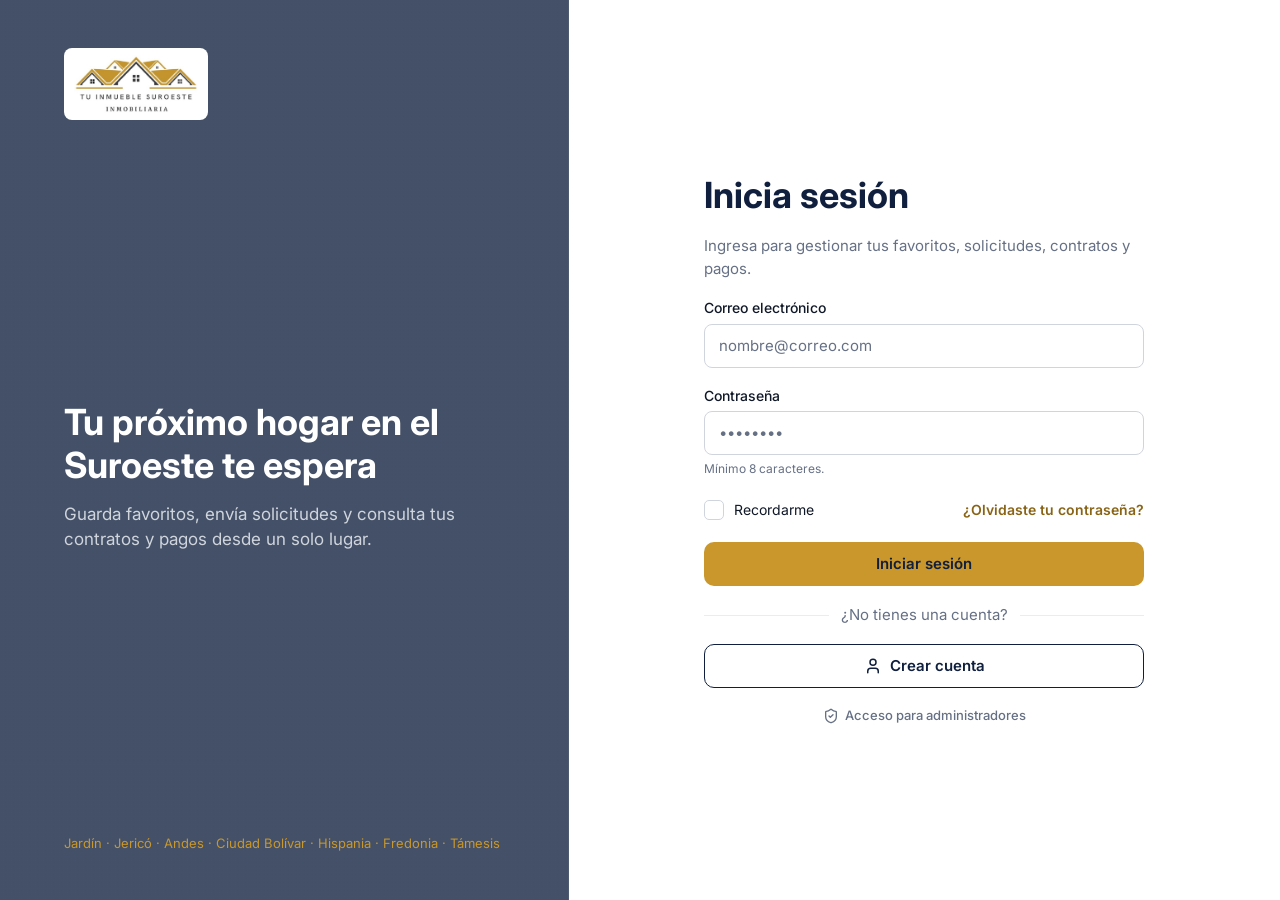
<file: login.html>
<!DOCTYPE html>
<html lang="es">
<head>
    <meta charset="UTF-8">
    <meta name="viewport" content="width=device-width, initial-scale=1.0">
    <title>Inicia sesión | Tu Inmueble Suroeste</title>
    <meta name="description" content="Inicia sesión para gestionar tus favoritos, solicitudes, contratos y pagos.">
    <link rel="icon" href="assets/img/logo.jpg">
    <link rel="preconnect" href="https://fonts.googleapis.com">
    <link rel="preconnect" href="https://fonts.gstatic.com" crossorigin>
    <link href="https://fonts.googleapis.com/css2?family=Inter:wght@400;500;600;700&display=swap" rel="stylesheet">
    <link rel="stylesheet" href="css/styles.css">
    <link rel="stylesheet" href="css/responsive.css">
</head>
<body data-page="" class="no-bottom-nav">
    <a class="skip-link" href="#contenido">Saltar al contenido</a>

    <main id="contenido" class="auth">
        <aside class="auth-image" style="background-image: linear-gradient(rgba(15, 31, 61, 0.78), rgba(15, 31, 61, 0.78)), url('https://images.unsplash.com/photo-1564013799919-ab600027ffc6?w=1400&q=70&auto=format&fit=crop')">
            <a class="logo-box" href="index.html"><img src="assets/img/logo.jpg" alt="Tu Inmueble Suroeste - Inicio" width="124" height="60"></a>
            <div class="auth-message">
                <p class="auth-title">Tu próximo hogar en el Suroeste te espera</p>
                <p>Guarda favoritos, envía solicitudes y consulta tus contratos y pagos desde un solo lugar.</p>
            </div>
            <p class="towns">Jardín · Jericó · Andes · Ciudad Bolívar · Hispania · Fredonia · Támesis</p>
        </aside>
        <section class="auth-panel">
            <div class="auth-form">
                <a class="auth-mobile-logo" href="index.html"><img src="assets/img/logo.jpg" alt="Tu Inmueble Suroeste - Inicio" width="124" height="60"></a>
                <h1>Inicia sesión</h1>
                <p class="lead">Ingresa para gestionar tus favoritos, solicitudes, contratos y pagos.</p>
                <form data-validate data-redirect="mi-cuenta.html">
                    <div class="alert alert-error" role="alert" hidden>Revisa tu correo y contraseña.</div>
                    <div class="field">
                        <label for="l-correo">Correo electrónico</label>
                        <input class="control" type="email" id="l-correo" name="correo" autocomplete="email" placeholder="nombre@correo.com" required>
                    </div>
                    <div class="field">
                        <label for="l-contrasena">Contraseña</label>
                        <input class="control" type="password" id="l-contrasena" name="contrasena" autocomplete="current-password" placeholder="••••••••" minlength="8" required aria-describedby="l-ayuda">
                        <p class="hint" id="l-ayuda">Mínimo 8 caracteres.</p>
                    </div>
                    <div class="auth-options">
                        <label class="check"><input type="checkbox" name="recordar" value="si"><span class="check-box"><svg viewBox="0 0 24 24" fill="none" stroke="currentColor" stroke-width="2" stroke-linecap="round" stroke-linejoin="round" aria-hidden="true"><path d="M20 6 9 17l-5-5"/></svg></span>Recordarme</label>
                        <a class="link-gold" href="recuperar.html">¿Olvidaste tu contraseña?</a>
                    </div>
                    <button type="submit" class="btn btn-primary btn-block">Iniciar sesión</button>
                </form>
                <p class="separator">¿No tienes una cuenta?</p>
                <a class="btn btn-outline btn-block" href="registro.html"><svg viewBox="0 0 24 24" fill="none" stroke="currentColor" stroke-width="2" stroke-linecap="round" stroke-linejoin="round" aria-hidden="true"><path d="M19 21v-2a4 4 0 0 0-4-4H9a4 4 0 0 0-4 4v2"/><circle cx="12" cy="7" r="4"/></svg>Crear cuenta</a>
                <p class="center-link"><a class="admin-link" href="admin/dashboard.html"><svg viewBox="0 0 24 24" fill="none" stroke="currentColor" stroke-width="2" stroke-linecap="round" stroke-linejoin="round" aria-hidden="true"><path d="M20 13c0 5-3.5 7.5-7.66 8.95a1 1 0 0 1-.67-.01C7.5 20.5 4 18 4 13V6a1 1 0 0 1 1-1c2 0 4.5-1.2 6.24-2.72a1.17 1.17 0 0 1 1.52 0C14.51 3.81 17 5 19 5a1 1 0 0 1 1 1Z"/><path d="m9 12 2 2 4-4"/></svg>Acceso para administradores</a></p>
            </div>
        </section>
    </main>

    <script src="js/data.js"></script>
    <script src="js/main.js"></script>
</body>
</html>
</file>
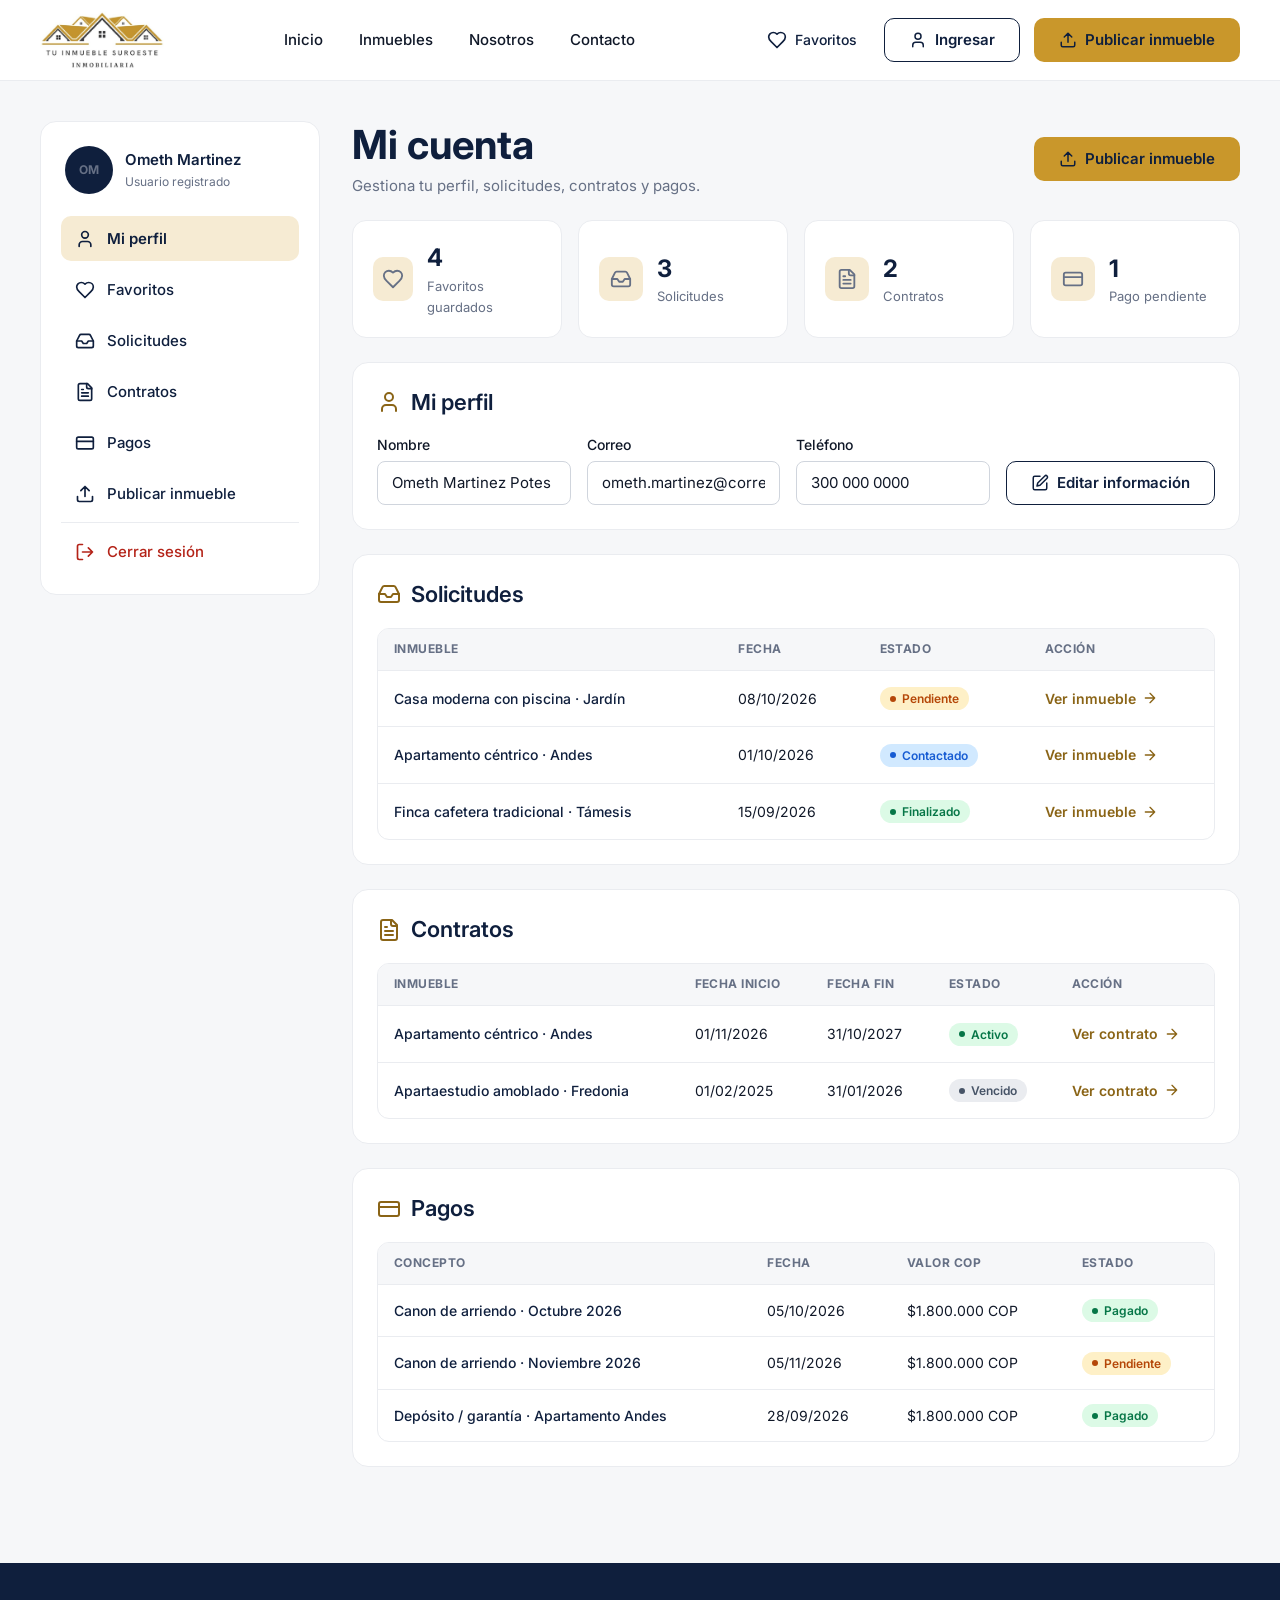
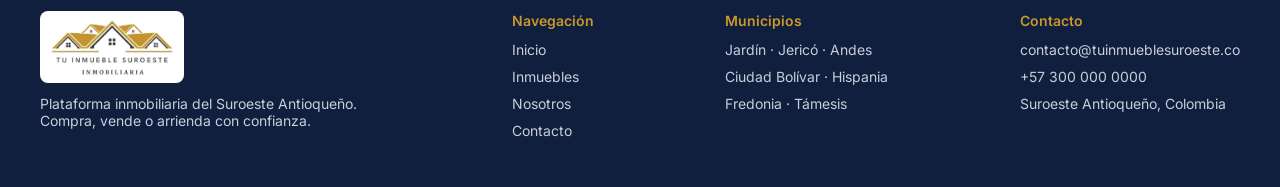
<file: mi-cuenta.html>
<!DOCTYPE html>
<html lang="es">
<head>
    <meta charset="UTF-8">
    <meta name="viewport" content="width=device-width, initial-scale=1.0">
    <title>Mi cuenta | Tu Inmueble Suroeste</title>
    <meta name="description" content="Perfil, solicitudes, contratos y pagos del usuario.">
    <link rel="icon" href="assets/img/logo.jpg">
    <link rel="preconnect" href="https://fonts.googleapis.com">
    <link rel="preconnect" href="https://fonts.gstatic.com" crossorigin>
    <link href="https://fonts.googleapis.com/css2?family=Inter:wght@400;500;600;700&display=swap" rel="stylesheet">
    <link rel="stylesheet" href="css/styles.css">
    <link rel="stylesheet" href="css/responsive.css">
</head>
<body data-page="cuenta" class="bg-gray">

    <a class="skip-link" href="#contenido">Saltar al contenido</a>
    <header class="site-header">
        <div class="container">
            <a class="logo" href="index.html"><img src="assets/img/logo.jpg" alt="Tu Inmueble Suroeste - Inicio" width="124" height="60"></a>
            <nav class="main-nav" aria-label="Navegación principal">
                <ul>
                    <li><a href="index.html">Inicio</a></li>
                    <li><a href="catalogo.html">Inmuebles</a></li>
                    <li><a href="index.html#nosotros">Nosotros</a></li>
                    <li><a href="#contacto">Contacto</a></li>
                </ul>
            </nav>
            <div class="nav-actions">
                <a class="btn btn-ghost" href="favoritos.html"><svg viewBox="0 0 24 24" fill="none" stroke="currentColor" stroke-width="2" stroke-linecap="round" stroke-linejoin="round" aria-hidden="true"><path d="M19 14c1.49-1.46 3-3.21 3-5.5A5.5 5.5 0 0 0 16.5 3c-1.76 0-3 .5-4.5 2-1.5-1.5-2.74-2-4.5-2A5.5 5.5 0 0 0 2 8.5c0 2.3 1.5 4.05 3 5.5l7 7Z"/></svg>Favoritos</a>
                <a class="btn btn-outline" href="login.html"><svg viewBox="0 0 24 24" fill="none" stroke="currentColor" stroke-width="2" stroke-linecap="round" stroke-linejoin="round" aria-hidden="true"><path d="M19 21v-2a4 4 0 0 0-4-4H9a4 4 0 0 0-4 4v2"/><circle cx="12" cy="7" r="4"/></svg>Ingresar</a>
                <a class="btn btn-primary" href="publicar.html"><svg viewBox="0 0 24 24" fill="none" stroke="currentColor" stroke-width="2" stroke-linecap="round" stroke-linejoin="round" aria-hidden="true"><path d="M12 3v12M7 8l5-5 5 5"/><path d="M21 15v4a2 2 0 0 1-2 2H5a2 2 0 0 1-2-2v-4"/></svg>Publicar inmueble</a>
            </div>
            <button type="button" class="menu-btn" aria-controls="menu-movil" aria-expanded="false" aria-label="Abrir menú"><svg viewBox="0 0 24 24" fill="none" stroke="currentColor" stroke-width="2" stroke-linecap="round" stroke-linejoin="round" aria-hidden="true"><path d="M4 6h16M4 12h16M4 18h16"/></svg></button>
            <nav class="mobile-menu" id="menu-movil" aria-label="Menú">
                <ul>
                    <li><a href="index.html">Inicio</a></li>
                    <li><a href="catalogo.html">Inmuebles</a></li>
                    <li><a href="favoritos.html">Favoritos</a></li>
                    <li><a href="mi-cuenta.html" aria-current="page">Mi cuenta</a></li>
                    <li><a href="mailto:contacto@tuinmueblesuroeste.co">Contacto</a></li>
                </ul>
                <div class="menu-actions">
                    <a class="btn btn-outline" href="login.html"><svg viewBox="0 0 24 24" fill="none" stroke="currentColor" stroke-width="2" stroke-linecap="round" stroke-linejoin="round" aria-hidden="true"><path d="M19 21v-2a4 4 0 0 0-4-4H9a4 4 0 0 0-4 4v2"/><circle cx="12" cy="7" r="4"/></svg>Ingresar</a>
                    <a class="btn btn-primary" href="publicar.html"><svg viewBox="0 0 24 24" fill="none" stroke="currentColor" stroke-width="2" stroke-linecap="round" stroke-linejoin="round" aria-hidden="true"><path d="M12 3v12M7 8l5-5 5 5"/><path d="M21 15v4a2 2 0 0 1-2 2H5a2 2 0 0 1-2-2v-4"/></svg>Publicar</a>
                </div>
            </nav>
        </div>
    </header>

    <section class="profile-band" aria-label="Perfil">
        <span class="avatar" aria-hidden="true">OM</span>
        <div>
            <strong data-nombre>Ometh Martinez Potes</strong>
            <span>ometh.martinez@correo.com</span>
            <span>300 000 0000</span>
        </div>
    </section>

    <div class="container account">
        <aside class="account-side" aria-label="Menú de Mi cuenta">
            <div class="user-row">
                <span class="avatar" aria-hidden="true">OM</span>
                <div><strong>Ometh Martinez</strong><span>Usuario registrado</span></div>
            </div>
            <ul class="side-menu">
                <li><a href="#perfil" data-seccion="perfil" aria-current="true"><svg viewBox="0 0 24 24" fill="none" stroke="currentColor" stroke-width="2" stroke-linecap="round" stroke-linejoin="round" aria-hidden="true"><path d="M19 21v-2a4 4 0 0 0-4-4H9a4 4 0 0 0-4 4v2"/><circle cx="12" cy="7" r="4"/></svg>Mi perfil</a></li>
                <li><a href="favoritos.html"><svg viewBox="0 0 24 24" fill="none" stroke="currentColor" stroke-width="2" stroke-linecap="round" stroke-linejoin="round" aria-hidden="true"><path d="M19 14c1.49-1.46 3-3.21 3-5.5A5.5 5.5 0 0 0 16.5 3c-1.76 0-3 .5-4.5 2-1.5-1.5-2.74-2-4.5-2A5.5 5.5 0 0 0 2 8.5c0 2.3 1.5 4.05 3 5.5l7 7Z"/></svg>Favoritos</a></li>
                <li><a href="#solicitudes" data-seccion="solicitudes" aria-current="false"><svg viewBox="0 0 24 24" fill="none" stroke="currentColor" stroke-width="2" stroke-linecap="round" stroke-linejoin="round" aria-hidden="true"><path d="M22 12h-6l-2 3h-4l-2-3H2"/><path d="M5.45 5.11 2 12v6a2 2 0 0 0 2 2h16a2 2 0 0 0 2-2v-6l-3.45-6.89A2 2 0 0 0 16.76 4H7.24a2 2 0 0 0-1.79 1.11Z"/></svg>Solicitudes</a></li>
                <li><a href="#contratos" data-seccion="contratos" aria-current="false"><svg viewBox="0 0 24 24" fill="none" stroke="currentColor" stroke-width="2" stroke-linecap="round" stroke-linejoin="round" aria-hidden="true"><path d="M15 2H6a2 2 0 0 0-2 2v16a2 2 0 0 0 2 2h12a2 2 0 0 0 2-2V7Z"/><path d="M14 2v4a2 2 0 0 0 2 2h4M10 9H8M16 13H8M16 17H8"/></svg>Contratos</a></li>
                <li><a href="#pagos" data-seccion="pagos" aria-current="false"><svg viewBox="0 0 24 24" fill="none" stroke="currentColor" stroke-width="2" stroke-linecap="round" stroke-linejoin="round" aria-hidden="true"><rect x="2" y="5" width="20" height="14" rx="2"/><path d="M2 10h20"/></svg>Pagos</a></li>
                <li><a href="publicar.html"><svg viewBox="0 0 24 24" fill="none" stroke="currentColor" stroke-width="2" stroke-linecap="round" stroke-linejoin="round" aria-hidden="true"><path d="M12 3v12M7 8l5-5 5 5"/><path d="M21 15v4a2 2 0 0 1-2 2H5a2 2 0 0 1-2-2v-4"/></svg>Publicar inmueble</a></li>
                <li class="sep" role="separator"></li>
                <li><a class="logout" href="index.html" data-confirm="¿Deseas cerrar la sesión?" data-ok-text="Cerrar sesión"><svg viewBox="0 0 24 24" fill="none" stroke="currentColor" stroke-width="2" stroke-linecap="round" stroke-linejoin="round" aria-hidden="true"><path d="M9 21H5a2 2 0 0 1-2-2V5a2 2 0 0 1 2-2h4M16 17l5-5-5-5M21 12H9"/></svg>Cerrar sesión</a></li>
            </ul>
        </aside>

        <main id="contenido" class="account-main">
            <div class="head-row">
                <div class="heading">
                    <h1 class="title-40">Mi cuenta</h1>
                    <p class="text-2">Gestiona tu perfil, solicitudes, contratos y pagos.</p>
                </div>
                <a class="btn btn-primary" href="publicar.html"><svg viewBox="0 0 24 24" fill="none" stroke="currentColor" stroke-width="2" stroke-linecap="round" stroke-linejoin="round" aria-hidden="true"><path d="M12 3v12M7 8l5-5 5 5"/><path d="M21 15v4a2 2 0 0 1-2 2H5a2 2 0 0 1-2-2v-4"/></svg>Publicar inmueble</a>
            </div>

            <button type="button" class="btn btn-outline btn-block only-mobile" id="editar-perfil-movil"><svg viewBox="0 0 24 24" fill="none" stroke="currentColor" stroke-width="2" stroke-linecap="round" stroke-linejoin="round" aria-hidden="true"><path d="M12 3H5a2 2 0 0 0-2 2v14a2 2 0 0 0 2 2h14a2 2 0 0 0 2-2v-7"/><path d="M18.4 2.6a2.1 2.1 0 0 1 3 3L12 15l-4 1 1-4Z"/></svg>Editar información</button>
            <nav class="modules" aria-label="Accesos de Mi cuenta">
                <a href="favoritos.html"><svg viewBox="0 0 24 24" fill="none" stroke="currentColor" stroke-width="2" stroke-linecap="round" stroke-linejoin="round" aria-hidden="true"><path d="M19 14c1.49-1.46 3-3.21 3-5.5A5.5 5.5 0 0 0 16.5 3c-1.76 0-3 .5-4.5 2-1.5-1.5-2.74-2-4.5-2A5.5 5.5 0 0 0 2 8.5c0 2.3 1.5 4.05 3 5.5l7 7Z"/></svg>Favoritos</a>
                <a href="#solicitudes" data-seccion="solicitudes" aria-current="true"><svg viewBox="0 0 24 24" fill="none" stroke="currentColor" stroke-width="2" stroke-linecap="round" stroke-linejoin="round" aria-hidden="true"><path d="M22 12h-6l-2 3h-4l-2-3H2"/><path d="M5.45 5.11 2 12v6a2 2 0 0 0 2 2h16a2 2 0 0 0 2-2v-6l-3.45-6.89A2 2 0 0 0 16.76 4H7.24a2 2 0 0 0-1.79 1.11Z"/></svg>Solicitudes</a>
                <a href="#contratos" data-seccion="contratos" aria-current="false"><svg viewBox="0 0 24 24" fill="none" stroke="currentColor" stroke-width="2" stroke-linecap="round" stroke-linejoin="round" aria-hidden="true"><path d="M15 2H6a2 2 0 0 0-2 2v16a2 2 0 0 0 2 2h12a2 2 0 0 0 2-2V7Z"/><path d="M14 2v4a2 2 0 0 0 2 2h4M10 9H8M16 13H8M16 17H8"/></svg>Contratos</a>
                <a href="#pagos" data-seccion="pagos" aria-current="false"><svg viewBox="0 0 24 24" fill="none" stroke="currentColor" stroke-width="2" stroke-linecap="round" stroke-linejoin="round" aria-hidden="true"><rect x="2" y="5" width="20" height="14" rx="2"/><path d="M2 10h20"/></svg>Pagos</a>
                <a href="publicar.html"><svg viewBox="0 0 24 24" fill="none" stroke="currentColor" stroke-width="2" stroke-linecap="round" stroke-linejoin="round" aria-hidden="true"><path d="M12 3v12M7 8l5-5 5 5"/><path d="M21 15v4a2 2 0 0 1-2 2H5a2 2 0 0 1-2-2v-4"/></svg>Publicar</a>
            </nav>

            <section class="stats" aria-label="Resumen">
                <article class="stat"><span class="icon-box"><svg viewBox="0 0 24 24" fill="none" stroke="currentColor" stroke-width="2" stroke-linecap="round" stroke-linejoin="round" aria-hidden="true"><path d="M19 14c1.49-1.46 3-3.21 3-5.5A5.5 5.5 0 0 0 16.5 3c-1.76 0-3 .5-4.5 2-1.5-1.5-2.74-2-4.5-2A5.5 5.5 0 0 0 2 8.5c0 2.3 1.5 4.05 3 5.5l7 7Z"/></svg></span><div><strong data-fav-count>4</strong><span>Favoritos guardados</span></div></article>
                <article class="stat"><span class="icon-box"><svg viewBox="0 0 24 24" fill="none" stroke="currentColor" stroke-width="2" stroke-linecap="round" stroke-linejoin="round" aria-hidden="true"><path d="M22 12h-6l-2 3h-4l-2-3H2"/><path d="M5.45 5.11 2 12v6a2 2 0 0 0 2 2h16a2 2 0 0 0 2-2v-6l-3.45-6.89A2 2 0 0 0 16.76 4H7.24a2 2 0 0 0-1.79 1.11Z"/></svg></span><div><strong>3</strong><span>Solicitudes</span></div></article>
                <article class="stat"><span class="icon-box"><svg viewBox="0 0 24 24" fill="none" stroke="currentColor" stroke-width="2" stroke-linecap="round" stroke-linejoin="round" aria-hidden="true"><path d="M15 2H6a2 2 0 0 0-2 2v16a2 2 0 0 0 2 2h12a2 2 0 0 0 2-2V7Z"/><path d="M14 2v4a2 2 0 0 0 2 2h4M10 9H8M16 13H8M16 17H8"/></svg></span><div><strong>2</strong><span>Contratos</span></div></article>
                <article class="stat"><span class="icon-box"><svg viewBox="0 0 24 24" fill="none" stroke="currentColor" stroke-width="2" stroke-linecap="round" stroke-linejoin="round" aria-hidden="true"><rect x="2" y="5" width="20" height="14" rx="2"/><path d="M2 10h20"/></svg></span><div><strong>1</strong><span>Pago pendiente</span></div></article>
            </section>

            <section class="panel" id="perfil" aria-labelledby="t-perfil">
                <h2 class="panel-title" id="t-perfil"><svg viewBox="0 0 24 24" fill="none" stroke="currentColor" stroke-width="2" stroke-linecap="round" stroke-linejoin="round" aria-hidden="true"><path d="M19 21v-2a4 4 0 0 0-4-4H9a4 4 0 0 0-4 4v2"/><circle cx="12" cy="7" r="4"/></svg>Mi perfil</h2>
                <div class="profile-row">
                    <div class="field"><label for="c-nombre">Nombre</label><input class="control" id="c-nombre" value="Ometh Martinez Potes" autocomplete="name" readonly></div>
                    <div class="field"><label for="c-correo">Correo</label><input class="control" type="email" id="c-correo" value="ometh.martinez@correo.com" autocomplete="email" readonly></div>
                    <div class="field"><label for="c-telefono">Teléfono</label><input class="control" type="tel" id="c-telefono" value="300 000 0000" autocomplete="tel" readonly></div>
                    <button type="button" class="btn btn-outline" id="editar-perfil"><svg viewBox="0 0 24 24" fill="none" stroke="currentColor" stroke-width="2" stroke-linecap="round" stroke-linejoin="round" aria-hidden="true"><path d="M12 3H5a2 2 0 0 0-2 2v14a2 2 0 0 0 2 2h14a2 2 0 0 0 2-2v-7"/><path d="M18.4 2.6a2.1 2.1 0 0 1 3 3L12 15l-4 1 1-4Z"/></svg><span>Editar información</span></button>
                </div>
            </section>

            <section class="panel" id="solicitudes" aria-labelledby="t-solicitudes">
                <h2 class="panel-title" id="t-solicitudes"><svg viewBox="0 0 24 24" fill="none" stroke="currentColor" stroke-width="2" stroke-linecap="round" stroke-linejoin="round" aria-hidden="true"><path d="M22 12h-6l-2 3h-4l-2-3H2"/><path d="M5.45 5.11 2 12v6a2 2 0 0 0 2 2h16a2 2 0 0 0 2-2v-6l-3.45-6.89A2 2 0 0 0 16.76 4H7.24a2 2 0 0 0-1.79 1.11Z"/></svg>Solicitudes</h2>
                <div class="table-wrap table-list">
                    <table>
                        <thead><tr><th scope="col">INMUEBLE</th><th scope="col">FECHA</th><th scope="col">ESTADO</th><th scope="col">ACCIÓN</th></tr></thead>
                        <tbody>
                            <tr><td class="strong">Casa moderna con piscina · Jardín</td><td>08/10/2026</td><td class="badge-cell"><span class="badge badge-warning">Pendiente</span></td><td class="action-cell"><a class="link-gold" href="detalle.html?id=1">Ver inmueble <svg viewBox="0 0 24 24" fill="none" stroke="currentColor" stroke-width="2" stroke-linecap="round" stroke-linejoin="round" aria-hidden="true"><path d="M5 12h14M12 5l7 7-7 7"/></svg></a></td></tr>
                            <tr><td class="strong">Apartamento céntrico · Andes</td><td>01/10/2026</td><td class="badge-cell"><span class="badge badge-info">Contactado</span></td><td class="action-cell"><a class="link-gold" href="detalle.html?id=2">Ver inmueble <svg viewBox="0 0 24 24" fill="none" stroke="currentColor" stroke-width="2" stroke-linecap="round" stroke-linejoin="round" aria-hidden="true"><path d="M5 12h14M12 5l7 7-7 7"/></svg></a></td></tr>
                            <tr><td class="strong">Finca cafetera tradicional · Támesis</td><td>15/09/2026</td><td class="badge-cell"><span class="badge badge-success">Finalizado</span></td><td class="action-cell"><a class="link-gold" href="detalle.html?id=6">Ver inmueble <svg viewBox="0 0 24 24" fill="none" stroke="currentColor" stroke-width="2" stroke-linecap="round" stroke-linejoin="round" aria-hidden="true"><path d="M5 12h14M12 5l7 7-7 7"/></svg></a></td></tr>
                        </tbody>
                    </table>
                </div>
            </section>

            <section class="panel" id="contratos" aria-labelledby="t-contratos">
                <h2 class="panel-title" id="t-contratos"><svg viewBox="0 0 24 24" fill="none" stroke="currentColor" stroke-width="2" stroke-linecap="round" stroke-linejoin="round" aria-hidden="true"><path d="M15 2H6a2 2 0 0 0-2 2v16a2 2 0 0 0 2 2h12a2 2 0 0 0 2-2V7Z"/><path d="M14 2v4a2 2 0 0 0 2 2h4M10 9H8M16 13H8M16 17H8"/></svg>Contratos</h2>
                <div class="table-wrap table-list">
                    <table>
                        <thead><tr><th scope="col">INMUEBLE</th><th scope="col">FECHA INICIO</th><th scope="col">FECHA FIN</th><th scope="col">ESTADO</th><th scope="col">ACCIÓN</th></tr></thead>
                        <tbody>
                            <tr><td class="strong">Apartamento céntrico · Andes</td><td>01/11/2026</td><td class="joined">31/10/2027</td><td class="badge-cell"><span class="badge badge-success">Activo</span></td><td class="action-cell"><a class="link-gold" href="#" data-toast="El documento del contrato estará disponible cuando se conecte el backend.">Ver contrato <svg viewBox="0 0 24 24" fill="none" stroke="currentColor" stroke-width="2" stroke-linecap="round" stroke-linejoin="round" aria-hidden="true"><path d="M5 12h14M12 5l7 7-7 7"/></svg></a></td></tr>
                            <tr><td class="strong">Apartaestudio amoblado · Fredonia</td><td>01/02/2025</td><td class="joined">31/01/2026</td><td class="badge-cell"><span class="badge badge-muted">Vencido</span></td><td class="action-cell"><a class="link-gold" href="#" data-toast="El documento del contrato estará disponible cuando se conecte el backend.">Ver contrato <svg viewBox="0 0 24 24" fill="none" stroke="currentColor" stroke-width="2" stroke-linecap="round" stroke-linejoin="round" aria-hidden="true"><path d="M5 12h14M12 5l7 7-7 7"/></svg></a></td></tr>
                        </tbody>
                    </table>
                </div>
                <a class="link-gold only-mobile" href="#" data-toast="El documento del contrato estará disponible cuando se conecte el backend.">Ver contrato <svg viewBox="0 0 24 24" fill="none" stroke="currentColor" stroke-width="2" stroke-linecap="round" stroke-linejoin="round" aria-hidden="true"><path d="M5 12h14M12 5l7 7-7 7"/></svg></a>
            </section>

            <section class="panel" id="pagos" aria-labelledby="t-pagos">
                <h2 class="panel-title" id="t-pagos"><svg viewBox="0 0 24 24" fill="none" stroke="currentColor" stroke-width="2" stroke-linecap="round" stroke-linejoin="round" aria-hidden="true"><rect x="2" y="5" width="20" height="14" rx="2"/><path d="M2 10h20"/></svg>Pagos</h2>
                <div class="table-wrap table-list">
                    <table>
                        <thead><tr><th scope="col">CONCEPTO</th><th scope="col">FECHA</th><th scope="col">VALOR COP</th><th scope="col">ESTADO</th></tr></thead>
                        <tbody>
                            <tr><td class="strong">Canon de arriendo · Octubre 2026</td><td>05/10/2026</td><td class="dot">$1.800.000 COP</td><td class="badge-cell"><span class="badge badge-success">Pagado</span></td></tr>
                            <tr><td class="strong">Canon de arriendo · Noviembre 2026</td><td>05/11/2026</td><td class="dot">$1.800.000 COP</td><td class="badge-cell"><span class="badge badge-warning">Pendiente</span></td></tr>
                            <tr><td class="strong">Depósito / garantía · Apartamento Andes</td><td>28/09/2026</td><td class="dot">$1.800.000 COP</td><td class="badge-cell"><span class="badge badge-success">Pagado</span></td></tr>
                        </tbody>
                    </table>
                </div>
            </section>

            <a class="btn btn-danger-outline btn-block only-mobile" href="index.html" data-confirm="¿Deseas cerrar la sesión?" data-ok-text="Cerrar sesión"><svg viewBox="0 0 24 24" fill="none" stroke="currentColor" stroke-width="2" stroke-linecap="round" stroke-linejoin="round" aria-hidden="true"><path d="M9 21H5a2 2 0 0 1-2-2V5a2 2 0 0 1 2-2h4M16 17l5-5-5-5M21 12H9"/></svg>Cerrar sesión</a>
        </main>
    </div>

    <footer class="site-footer" id="contacto">
        <div class="container">
            <div class="footer-brand">
                <a class="logo-box" href="index.html"><img src="assets/img/logo.jpg" alt="Tu Inmueble Suroeste" width="124" height="60"></a>
                <p>Plataforma inmobiliaria del Suroeste Antioqueño.<br>Compra, vende o arrienda con confianza.</p>
            </div>
            <nav class="footer-col" aria-labelledby="f-nav">
                <h2 id="f-nav">Navegación</h2>
                <ul>
                    <li><a href="index.html">Inicio</a></li>
                    <li><a href="catalogo.html">Inmuebles</a></li>
                    <li><a href="index.html#nosotros">Nosotros</a></li>
                    <li><a href="#contacto">Contacto</a></li>
                </ul>
            </nav>
            <section class="footer-col" aria-labelledby="f-mun">
                <h2 id="f-mun">Municipios</h2>
                <ul>
                    <li>Jardín · Jericó · Andes</li>
                    <li>Ciudad Bolívar · Hispania</li>
                    <li>Fredonia · Támesis</li>
                </ul>
            </section>
            <section class="footer-col" aria-labelledby="f-con">
                <h2 id="f-con">Contacto</h2>
                <ul>
                    <li><a href="mailto:contacto@tuinmueblesuroeste.co">contacto@tuinmueblesuroeste.co</a></li>
                    <li><a href="tel:+573000000000">+57 300 000 0000</a></li>
                    <li>Suroeste Antioqueño, Colombia</li>
                </ul>
            </section>
        </div>
    </footer>

    <nav class="bottom-nav" aria-label="Navegación inferior">
        <ul>
            <li><a href="index.html"><svg viewBox="0 0 24 24" fill="none" stroke="currentColor" stroke-width="2" stroke-linecap="round" stroke-linejoin="round" aria-hidden="true"><path d="M3 10.5 12 3l9 7.5V20a1 1 0 0 1-1 1h-5v-6H9v6H4a1 1 0 0 1-1-1Z"/></svg>Inicio</a></li>
            <li><a href="catalogo.html"><svg viewBox="0 0 24 24" fill="none" stroke="currentColor" stroke-width="2" stroke-linecap="round" stroke-linejoin="round" aria-hidden="true"><circle cx="11" cy="11" r="8"/><path d="m21 21-4.3-4.3"/></svg>Buscar</a></li>
            <li><a href="favoritos.html"><svg viewBox="0 0 24 24" fill="none" stroke="currentColor" stroke-width="2" stroke-linecap="round" stroke-linejoin="round" aria-hidden="true"><path d="M19 14c1.49-1.46 3-3.21 3-5.5A5.5 5.5 0 0 0 16.5 3c-1.76 0-3 .5-4.5 2-1.5-1.5-2.74-2-4.5-2A5.5 5.5 0 0 0 2 8.5c0 2.3 1.5 4.05 3 5.5l7 7Z"/></svg>Favoritos</a></li>
            <li><a href="mi-cuenta.html" aria-current="page"><svg viewBox="0 0 24 24" fill="none" stroke="currentColor" stroke-width="2" stroke-linecap="round" stroke-linejoin="round" aria-hidden="true"><path d="M19 21v-2a4 4 0 0 0-4-4H9a4 4 0 0 0-4 4v2"/><circle cx="12" cy="7" r="4"/></svg>Mi cuenta</a></li>
        </ul>
    </nav>

    <dialog class="modal" id="confirm-modal" aria-labelledby="modal-titulo">
        <form method="dialog">
            <h2 id="modal-titulo">Confirmar acción</h2>
            <p data-modal-text></p>
            <div class="modal-actions">
                <button class="btn btn-outline" value="cancel">Cancelar</button>
                <button class="btn btn-secondary" value="ok" data-modal-ok>Confirmar</button>
            </div>
        </form>
    </dialog>

    <script src="js/data.js"></script>
    <script src="js/main.js"></script>
</body>
</html>
</file>
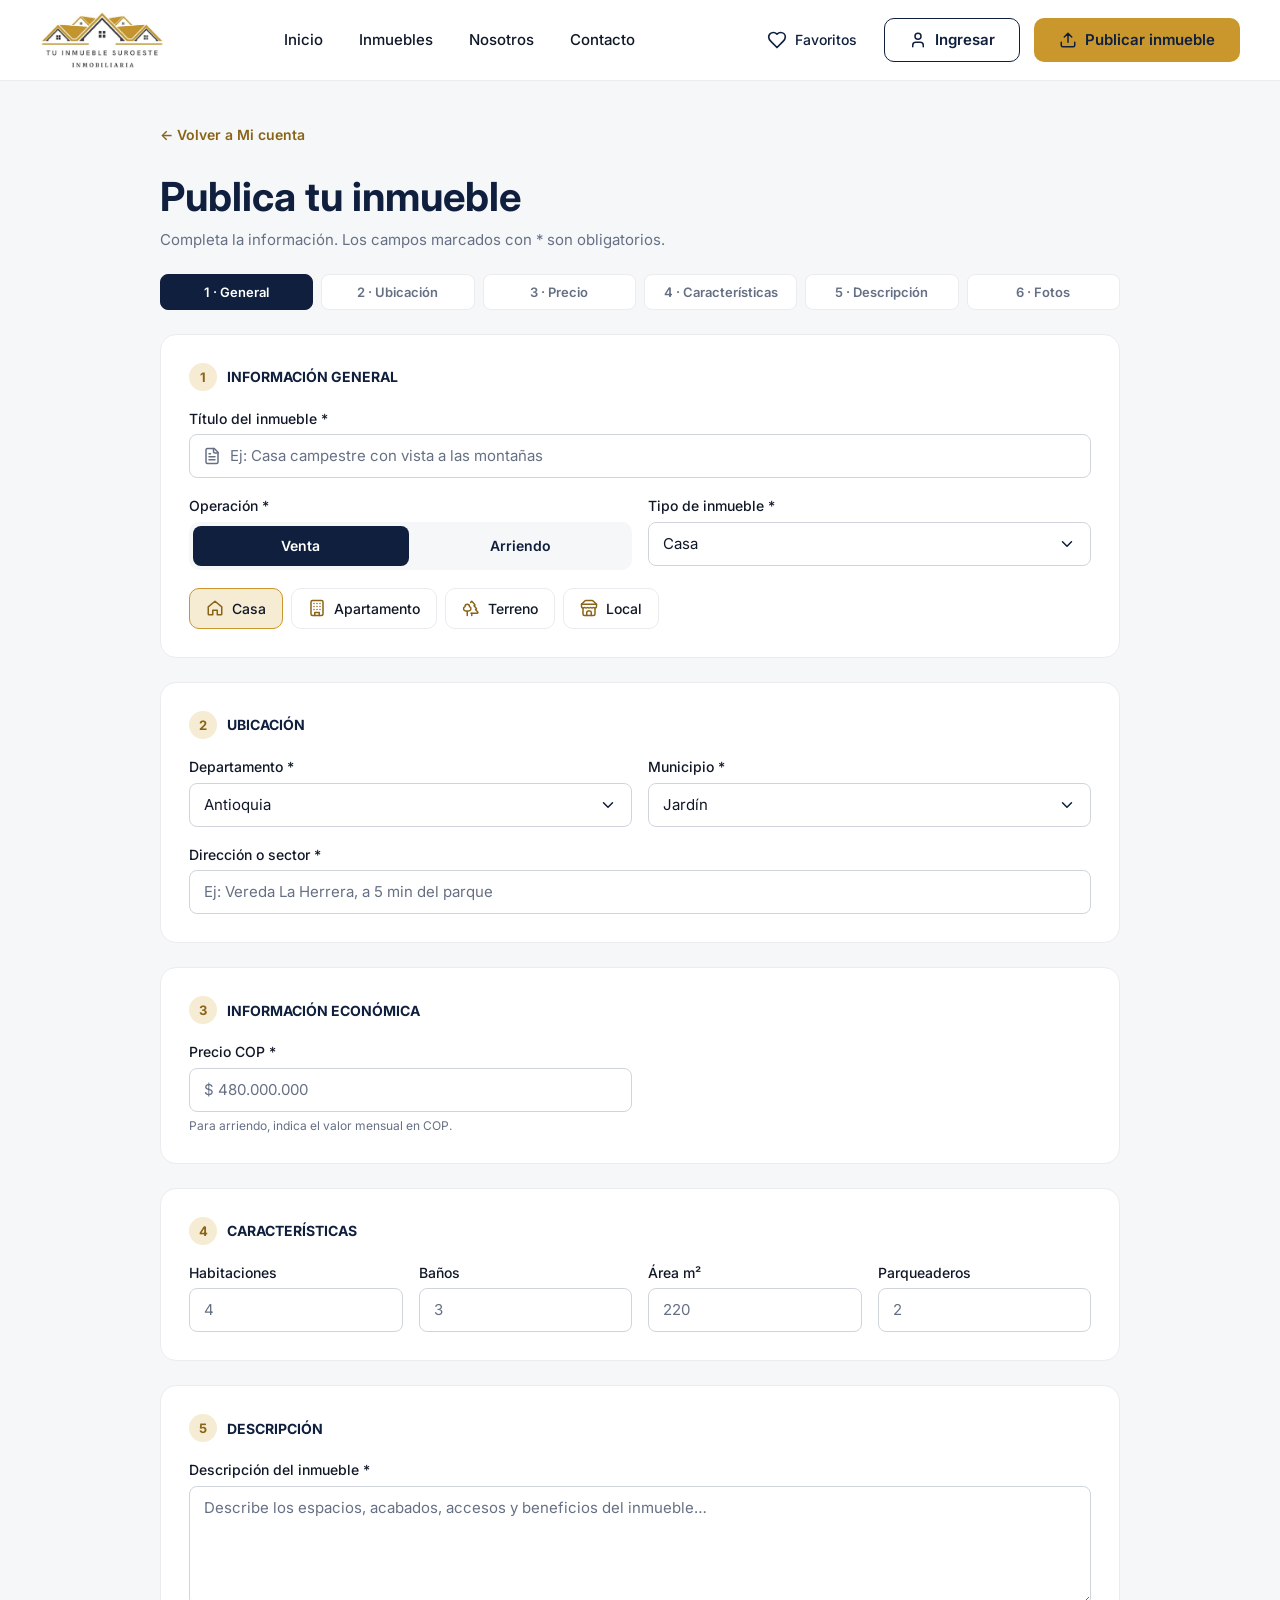
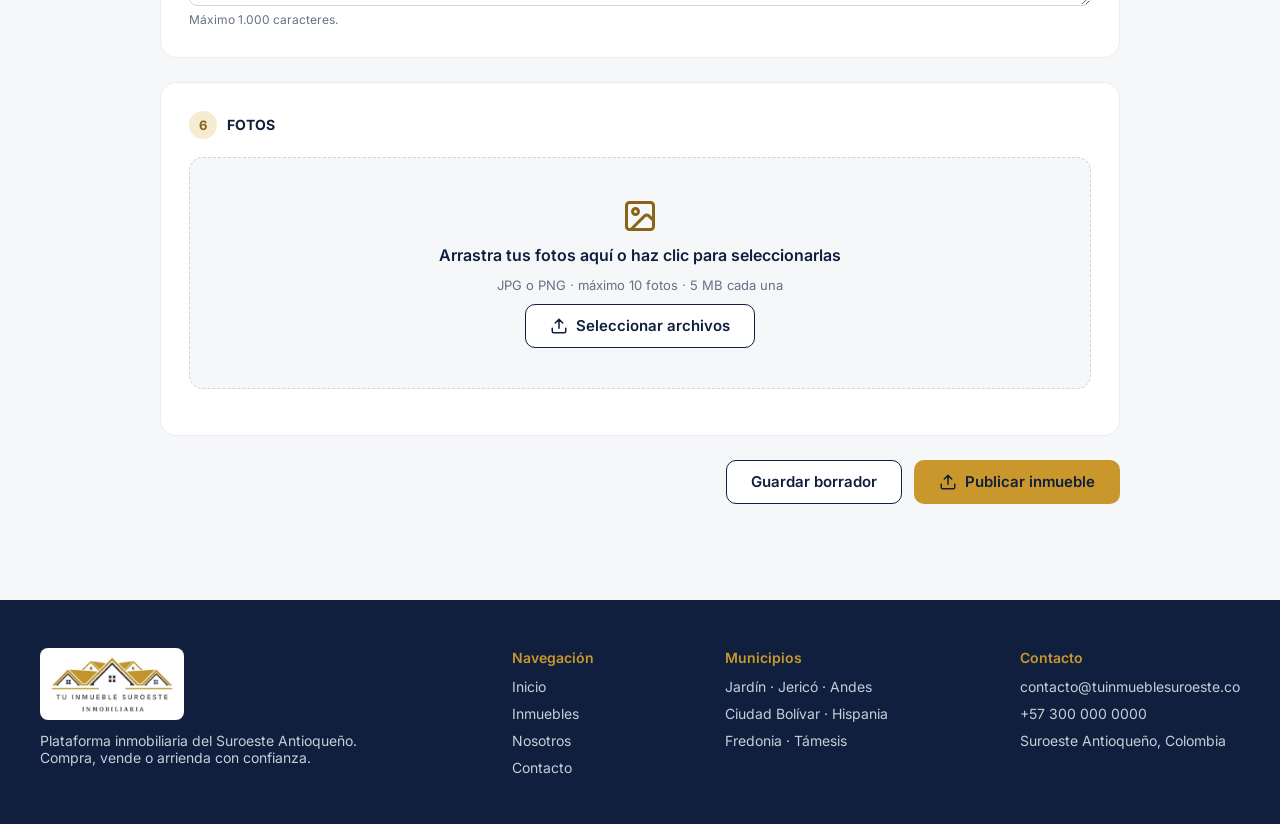
<file: publicar.html>
<!DOCTYPE html>
<html lang="es">
<head>
    <meta charset="UTF-8">
    <meta name="viewport" content="width=device-width, initial-scale=1.0">
    <title>Publica tu inmueble | Tu Inmueble Suroeste</title>
    <meta name="description" content="Publica tu casa, apartamento, terreno o local en el Suroeste Antioqueño.">
    <link rel="icon" href="assets/img/logo.jpg">
    <link rel="preconnect" href="https://fonts.googleapis.com">
    <link rel="preconnect" href="https://fonts.gstatic.com" crossorigin>
    <link href="https://fonts.googleapis.com/css2?family=Inter:wght@400;500;600;700&display=swap" rel="stylesheet">
    <link rel="stylesheet" href="css/styles.css">
    <link rel="stylesheet" href="css/responsive.css">
</head>
<body data-page="publicar" class="bg-gray">

    <a class="skip-link" href="#contenido">Saltar al contenido</a>
    <header class="site-header">
        <div class="container">
            <a class="logo" href="index.html"><img src="assets/img/logo.jpg" alt="Tu Inmueble Suroeste - Inicio" width="124" height="60"></a>
            <nav class="main-nav" aria-label="Navegación principal">
                <ul>
                    <li><a href="index.html">Inicio</a></li>
                    <li><a href="catalogo.html">Inmuebles</a></li>
                    <li><a href="index.html#nosotros">Nosotros</a></li>
                    <li><a href="#contacto">Contacto</a></li>
                </ul>
            </nav>
            <div class="nav-actions">
                <a class="btn btn-ghost" href="favoritos.html"><svg viewBox="0 0 24 24" fill="none" stroke="currentColor" stroke-width="2" stroke-linecap="round" stroke-linejoin="round" aria-hidden="true"><path d="M19 14c1.49-1.46 3-3.21 3-5.5A5.5 5.5 0 0 0 16.5 3c-1.76 0-3 .5-4.5 2-1.5-1.5-2.74-2-4.5-2A5.5 5.5 0 0 0 2 8.5c0 2.3 1.5 4.05 3 5.5l7 7Z"/></svg>Favoritos</a>
                <a class="btn btn-outline" href="login.html"><svg viewBox="0 0 24 24" fill="none" stroke="currentColor" stroke-width="2" stroke-linecap="round" stroke-linejoin="round" aria-hidden="true"><path d="M19 21v-2a4 4 0 0 0-4-4H9a4 4 0 0 0-4 4v2"/><circle cx="12" cy="7" r="4"/></svg>Ingresar</a>
                <a class="btn btn-primary" href="publicar.html"><svg viewBox="0 0 24 24" fill="none" stroke="currentColor" stroke-width="2" stroke-linecap="round" stroke-linejoin="round" aria-hidden="true"><path d="M12 3v12M7 8l5-5 5 5"/><path d="M21 15v4a2 2 0 0 1-2 2H5a2 2 0 0 1-2-2v-4"/></svg>Publicar inmueble</a>
            </div>
            <button type="button" class="menu-btn" aria-controls="menu-movil" aria-expanded="false" aria-label="Abrir menú"><svg viewBox="0 0 24 24" fill="none" stroke="currentColor" stroke-width="2" stroke-linecap="round" stroke-linejoin="round" aria-hidden="true"><path d="M4 6h16M4 12h16M4 18h16"/></svg></button>
            <nav class="mobile-menu" id="menu-movil" aria-label="Menú">
                <ul>
                    <li><a href="index.html">Inicio</a></li>
                    <li><a href="catalogo.html">Inmuebles</a></li>
                    <li><a href="favoritos.html">Favoritos</a></li>
                    <li><a href="mi-cuenta.html">Mi cuenta</a></li>
                    <li><a href="mailto:contacto@tuinmueblesuroeste.co">Contacto</a></li>
                </ul>
                <div class="menu-actions">
                    <a class="btn btn-outline" href="login.html"><svg viewBox="0 0 24 24" fill="none" stroke="currentColor" stroke-width="2" stroke-linecap="round" stroke-linejoin="round" aria-hidden="true"><path d="M19 21v-2a4 4 0 0 0-4-4H9a4 4 0 0 0-4 4v2"/><circle cx="12" cy="7" r="4"/></svg>Ingresar</a>
                    <a class="btn btn-primary" href="publicar.html"><svg viewBox="0 0 24 24" fill="none" stroke="currentColor" stroke-width="2" stroke-linecap="round" stroke-linejoin="round" aria-hidden="true"><path d="M12 3v12M7 8l5-5 5 5"/><path d="M21 15v4a2 2 0 0 1-2 2H5a2 2 0 0 1-2-2v-4"/></svg>Publicar</a>
                </div>
            </nav>
        </div>
    </header>

    <main id="contenido" class="container">
        <div class="publish">
            <a class="link-gold" href="mi-cuenta.html">← Volver a Mi cuenta</a>
            <div class="heading">
                <h1 class="title-40">Publica tu inmueble</h1>
                <p class="text-2">Completa la información. Los campos marcados con * son obligatorios.</p>
            </div>
            <nav aria-label="Pasos del formulario">
                <ol class="steps">
                    <li><a href="#general" aria-current="step">1 · General</a></li>
                    <li><a href="#ubicacion">2 · Ubicación</a></li>
                    <li><a href="#precio">3 · Precio</a></li>
                    <li><a href="#caracteristicas">4 · Características</a></li>
                    <li><a href="#descripcion">5 · Descripción</a></li>
                    <li><a href="#fotos">6 · Fotos</a></li>
                </ol>
            </nav>

            <form id="form-publicar" data-validate>
                <div class="alert alert-success" role="status" tabindex="-1" hidden><svg viewBox="0 0 24 24" fill="none" stroke="currentColor" stroke-width="2" stroke-linecap="round" stroke-linejoin="round" aria-hidden="true"><path d="M20 6 9 17l-5-5"/></svg><span>Tu inmueble fue enviado a revisión. Un administrador lo aprobará antes de publicarlo en el catálogo.</span></div>
                <div class="alert alert-error" role="alert" hidden>Faltan datos obligatorios. Revisa los campos marcados.</div>

                <section class="form-card" id="general" aria-labelledby="t-general">
                    <h2 class="form-card-title" id="t-general"><span class="step-num">1</span>INFORMACIÓN GENERAL</h2>
                    <div class="field">
                        <label for="p-titulo">Título del inmueble *</label>
                        <div class="input-icon"><svg viewBox="0 0 24 24" fill="none" stroke="currentColor" stroke-width="2" stroke-linecap="round" stroke-linejoin="round" aria-hidden="true"><path d="M15 2H6a2 2 0 0 0-2 2v16a2 2 0 0 0 2 2h12a2 2 0 0 0 2-2V7Z"/><path d="M14 2v4a2 2 0 0 0 2 2h4M10 9H8M16 13H8M16 17H8"/></svg><input class="control" id="p-titulo" name="titulo" maxlength="150" placeholder="Ej: Casa campestre con vista a las montañas" required></div>
                    </div>
                    <div class="row-2">
                        <div class="field">
                            <span class="field-label" id="l-operacion">Operación *</span>
                            <div class="segmented full" role="radiogroup" aria-labelledby="l-operacion">
                                <label><input type="radio" name="operacion" value="venta" checked><span>Venta</span></label>
                                <label><input type="radio" name="operacion" value="arriendo"><span>Arriendo</span></label>
                            </div>
                        </div>
                        <div class="field">
                            <label for="p-tipo">Tipo de inmueble *</label>
                            <select class="control" id="p-tipo" name="tipo" required><option value="">Selecciona</option><option value="casa" selected>Casa</option><option value="apartamento">Apartamento</option><option value="terreno">Terreno</option><option value="local">Local</option></select>
                        </div>
                    </div>
                    <div class="type-chips" role="radiogroup" aria-label="Tipos disponibles">
                        <label><input type="radio" name="tipo_chip" value="casa" checked><span><svg viewBox="0 0 24 24" fill="none" stroke="currentColor" stroke-width="2" stroke-linecap="round" stroke-linejoin="round" aria-hidden="true"><path d="M3 10.5 12 3l9 7.5V20a1 1 0 0 1-1 1h-5v-6H9v6H4a1 1 0 0 1-1-1Z"/></svg>Casa</span></label>
                        <label><input type="radio" name="tipo_chip" value="apartamento"><span><svg viewBox="0 0 24 24" fill="none" stroke="currentColor" stroke-width="2" stroke-linecap="round" stroke-linejoin="round" aria-hidden="true"><rect x="4" y="2" width="16" height="20" rx="2"/><path d="M9 22v-4h6v4M8 6h.01M16 6h.01M12 6h.01M12 10h.01M12 14h.01M16 10h.01M16 14h.01M8 10h.01M8 14h.01"/></svg>Apartamento</span></label>
                        <label><input type="radio" name="tipo_chip" value="terreno"><span><svg viewBox="0 0 24 24" fill="none" stroke="currentColor" stroke-width="2" stroke-linecap="round" stroke-linejoin="round" aria-hidden="true"><path d="M10 10v.2A3 3 0 0 1 8.9 16H5a3 3 0 0 1-1-5.8V10a3 3 0 0 1 6 0ZM7 16v6M13 19v3"/><path d="M12 19h8.3a1 1 0 0 0 .7-1.7L18 14h.3a1 1 0 0 0 .7-1.7L16 9h.2a1 1 0 0 0 .8-1.7L13 3l-1.4 1.5"/></svg>Terreno</span></label>
                        <label><input type="radio" name="tipo_chip" value="local"><span><svg viewBox="0 0 24 24" fill="none" stroke="currentColor" stroke-width="2" stroke-linecap="round" stroke-linejoin="round" aria-hidden="true"><path d="m2 7 4.41-4.41A2 2 0 0 1 7.83 2h8.34a2 2 0 0 1 1.42.59L22 7"/><path d="M4 12v8a2 2 0 0 0 2 2h12a2 2 0 0 0 2-2v-8"/><path d="M15 22v-4a2 2 0 0 0-2-2h-2a2 2 0 0 0-2 2v4M2 7h20M22 7v3a2 2 0 0 1-2 2 2.7 2.7 0 0 1-1.59-.63.7.7 0 0 0-.82 0A2.7 2.7 0 0 1 16 12a2.7 2.7 0 0 1-1.59-.63.7.7 0 0 0-.82 0A2.7 2.7 0 0 1 12 12a2.7 2.7 0 0 1-1.59-.63.7.7 0 0 0-.82 0A2.7 2.7 0 0 1 8 12a2.7 2.7 0 0 1-1.59-.63.7.7 0 0 0-.82 0A2.7 2.7 0 0 1 4 12a2 2 0 0 1-2-2V7"/></svg>Local</span></label>
                    </div>
                </section>

                <section class="form-card" id="ubicacion" aria-labelledby="t-ubicacion">
                    <h2 class="form-card-title" id="t-ubicacion"><span class="step-num">2</span>UBICACIÓN</h2>
                    <div class="row-2">
                        <div class="field">
                            <label for="p-departamento">Departamento *</label>
                            <select class="control" id="p-departamento" name="departamento" required><option value="Antioquia" selected>Antioquia</option></select>
                        </div>
                        <div class="field">
                            <label for="p-municipio">Municipio *</label>
                            <select class="control" id="p-municipio" name="municipio" required><option value="">Selecciona</option><option value="Jardín" selected>Jardín</option><option value="Jericó">Jericó</option><option value="Andes">Andes</option><option value="Ciudad Bolívar">Ciudad Bolívar</option><option value="Hispania">Hispania</option><option value="Fredonia">Fredonia</option><option value="Támesis">Támesis</option></select>
                        </div>
                    </div>
                    <div class="field">
                        <label for="p-direccion">Dirección o sector *</label>
                        <input class="control" id="p-direccion" name="direccion" placeholder="Ej: Vereda La Herrera, a 5 min del parque" required>
                    </div>
                </section>

                <section class="form-card" id="precio" aria-labelledby="t-precio">
                    <h2 class="form-card-title" id="t-precio"><span class="step-num">3</span>INFORMACIÓN ECONÓMICA</h2>
                    <div class="row-2">
                        <div class="field">
                            <label for="p-precio">Precio COP *</label>
                            <input class="control" id="p-precio" name="precio" inputmode="numeric" placeholder="$ 480.000.000" pattern="[$ 0-9.]{5,}" data-pattern-msg="Escribe el valor en números, por ejemplo 480.000.000." required aria-describedby="p-precio-ayuda">
                            <p class="hint" id="p-precio-ayuda">Para arriendo, indica el valor mensual en COP.</p>
                        </div>
                    </div>
                </section>

                <section class="form-card" id="caracteristicas" aria-labelledby="t-caracteristicas">
                    <h2 class="form-card-title" id="t-caracteristicas"><span class="step-num">4</span>CARACTERÍSTICAS</h2>
                    <div class="row-4">
                        <div class="field"><label for="p-hab">Habitaciones</label><input class="control" type="number" id="p-hab" name="habitaciones" min="0" placeholder="4"></div>
                        <div class="field"><label for="p-banos">Baños</label><input class="control" type="number" id="p-banos" name="banos" min="0" placeholder="3"></div>
                        <div class="field"><label for="p-area">Área m²</label><input class="control" type="number" id="p-area" name="area" min="1" placeholder="220" required></div>
                        <div class="field"><label for="p-parq">Parqueaderos</label><input class="control" type="number" id="p-parq" name="parqueaderos" min="0" placeholder="2"></div>
                    </div>
                </section>

                <section class="form-card" id="descripcion" aria-labelledby="t-descripcion">
                    <h2 class="form-card-title" id="t-descripcion"><span class="step-num">5</span>DESCRIPCIÓN</h2>
                    <div class="field">
                        <label for="p-descripcion">Descripción del inmueble *</label>
                        <textarea class="control" id="p-descripcion" name="descripcion" minlength="30" maxlength="1000" placeholder="Describe los espacios, acabados, accesos y beneficios del inmueble…" required aria-describedby="p-desc-ayuda"></textarea>
                        <p class="hint" id="p-desc-ayuda">Máximo 1.000 caracteres.</p>
                    </div>
                </section>

                <section class="form-card" id="fotos" aria-labelledby="t-fotos">
                    <h2 class="form-card-title" id="t-fotos"><span class="step-num">6</span>FOTOS</h2>
                    <div class="field">
                        <div class="dropzone">
                            <svg viewBox="0 0 24 24" fill="none" stroke="currentColor" stroke-width="2" stroke-linecap="round" stroke-linejoin="round" aria-hidden="true"><rect x="3" y="3" width="18" height="18" rx="2"/><circle cx="9" cy="9" r="2"/><path d="m21 15-3.09-3.09a2 2 0 0 0-2.82 0L6 21"/></svg>
                            <strong>Arrastra tus fotos aquí o haz clic para seleccionarlas</strong>
                            <span>JPG o PNG · máximo 10 fotos · 5 MB cada una</span>
                            <label class="btn btn-outline" for="p-fotos"><svg viewBox="0 0 24 24" fill="none" stroke="currentColor" stroke-width="2" stroke-linecap="round" stroke-linejoin="round" aria-hidden="true"><path d="M12 3v12M7 8l5-5 5 5"/><path d="M21 15v4a2 2 0 0 1-2 2H5a2 2 0 0 1-2-2v-4"/></svg>Seleccionar archivos</label>
                            <input class="visually-hidden" type="file" id="p-fotos" name="fotos" accept="image/jpeg,image/png" multiple required>
                        </div>
                    </div>
                    <div class="previews" id="previews" aria-live="polite"></div>
                </section>

                <div class="form-actions">
                    <button type="button" class="btn btn-outline" id="guardar-borrador">Guardar borrador</button>
                    <button type="submit" class="btn btn-primary"><svg viewBox="0 0 24 24" fill="none" stroke="currentColor" stroke-width="2" stroke-linecap="round" stroke-linejoin="round" aria-hidden="true"><path d="M12 3v12M7 8l5-5 5 5"/><path d="M21 15v4a2 2 0 0 1-2 2H5a2 2 0 0 1-2-2v-4"/></svg>Publicar inmueble</button>
                </div>
            </form>
        </div>
    </main>

    <footer class="site-footer" id="contacto">
        <div class="container">
            <div class="footer-brand">
                <a class="logo-box" href="index.html"><img src="assets/img/logo.jpg" alt="Tu Inmueble Suroeste" width="124" height="60"></a>
                <p>Plataforma inmobiliaria del Suroeste Antioqueño.<br>Compra, vende o arrienda con confianza.</p>
            </div>
            <nav class="footer-col" aria-labelledby="f-nav">
                <h2 id="f-nav">Navegación</h2>
                <ul>
                    <li><a href="index.html">Inicio</a></li>
                    <li><a href="catalogo.html">Inmuebles</a></li>
                    <li><a href="index.html#nosotros">Nosotros</a></li>
                    <li><a href="#contacto">Contacto</a></li>
                </ul>
            </nav>
            <section class="footer-col" aria-labelledby="f-mun">
                <h2 id="f-mun">Municipios</h2>
                <ul>
                    <li>Jardín · Jericó · Andes</li>
                    <li>Ciudad Bolívar · Hispania</li>
                    <li>Fredonia · Támesis</li>
                </ul>
            </section>
            <section class="footer-col" aria-labelledby="f-con">
                <h2 id="f-con">Contacto</h2>
                <ul>
                    <li><a href="mailto:contacto@tuinmueblesuroeste.co">contacto@tuinmueblesuroeste.co</a></li>
                    <li><a href="tel:+573000000000">+57 300 000 0000</a></li>
                    <li>Suroeste Antioqueño, Colombia</li>
                </ul>
            </section>
        </div>
    </footer>

    <nav class="bottom-nav" aria-label="Navegación inferior">
        <ul>
            <li><a href="index.html"><svg viewBox="0 0 24 24" fill="none" stroke="currentColor" stroke-width="2" stroke-linecap="round" stroke-linejoin="round" aria-hidden="true"><path d="M3 10.5 12 3l9 7.5V20a1 1 0 0 1-1 1h-5v-6H9v6H4a1 1 0 0 1-1-1Z"/></svg>Inicio</a></li>
            <li><a href="catalogo.html"><svg viewBox="0 0 24 24" fill="none" stroke="currentColor" stroke-width="2" stroke-linecap="round" stroke-linejoin="round" aria-hidden="true"><circle cx="11" cy="11" r="8"/><path d="m21 21-4.3-4.3"/></svg>Buscar</a></li>
            <li><a href="favoritos.html"><svg viewBox="0 0 24 24" fill="none" stroke="currentColor" stroke-width="2" stroke-linecap="round" stroke-linejoin="round" aria-hidden="true"><path d="M19 14c1.49-1.46 3-3.21 3-5.5A5.5 5.5 0 0 0 16.5 3c-1.76 0-3 .5-4.5 2-1.5-1.5-2.74-2-4.5-2A5.5 5.5 0 0 0 2 8.5c0 2.3 1.5 4.05 3 5.5l7 7Z"/></svg>Favoritos</a></li>
            <li><a href="mi-cuenta.html"><svg viewBox="0 0 24 24" fill="none" stroke="currentColor" stroke-width="2" stroke-linecap="round" stroke-linejoin="round" aria-hidden="true"><path d="M19 21v-2a4 4 0 0 0-4-4H9a4 4 0 0 0-4 4v2"/><circle cx="12" cy="7" r="4"/></svg>Mi cuenta</a></li>
        </ul>
    </nav>

    <script src="js/data.js"></script>
    <script src="js/main.js"></script>
</body>
</html>
</file>
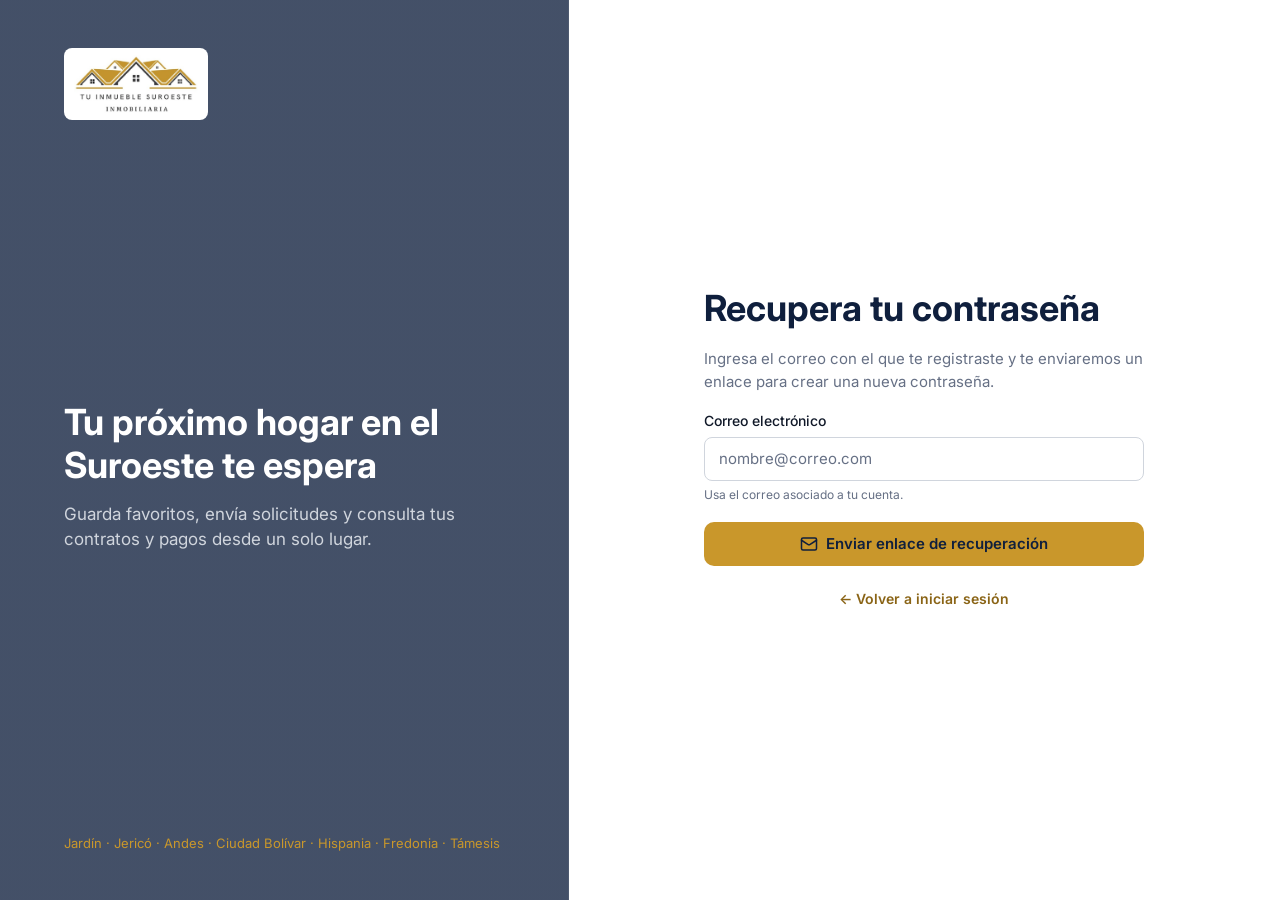
<file: recuperar.html>
<!DOCTYPE html>
<html lang="es">
<head>
    <meta charset="UTF-8">
    <meta name="viewport" content="width=device-width, initial-scale=1.0">
    <title>Recupera tu contraseña | Tu Inmueble Suroeste</title>
    <meta name="description" content="Recibe un enlace para crear una nueva contraseña.">
    <link rel="icon" href="assets/img/logo.jpg">
    <link rel="preconnect" href="https://fonts.googleapis.com">
    <link rel="preconnect" href="https://fonts.gstatic.com" crossorigin>
    <link href="https://fonts.googleapis.com/css2?family=Inter:wght@400;500;600;700&display=swap" rel="stylesheet">
    <link rel="stylesheet" href="css/styles.css">
    <link rel="stylesheet" href="css/responsive.css">
</head>
<body data-page="" class="no-bottom-nav">
    <a class="skip-link" href="#contenido">Saltar al contenido</a>

    <main id="contenido" class="auth">
        <aside class="auth-image" style="background-image: linear-gradient(rgba(15, 31, 61, 0.78), rgba(15, 31, 61, 0.78)), url('https://images.unsplash.com/photo-1564013799919-ab600027ffc6?w=1400&q=70&auto=format&fit=crop')">
            <a class="logo-box" href="index.html"><img src="assets/img/logo.jpg" alt="Tu Inmueble Suroeste - Inicio" width="124" height="60"></a>
            <div class="auth-message">
                <p class="auth-title">Tu próximo hogar en el Suroeste te espera</p>
                <p>Guarda favoritos, envía solicitudes y consulta tus contratos y pagos desde un solo lugar.</p>
            </div>
            <p class="towns">Jardín · Jericó · Andes · Ciudad Bolívar · Hispania · Fredonia · Támesis</p>
        </aside>
        <section class="auth-panel">
            <div class="auth-form">
                <a class="auth-mobile-logo" href="index.html"><img src="assets/img/logo.jpg" alt="Tu Inmueble Suroeste - Inicio" width="124" height="60"></a>
                <h1>Recupera tu contraseña</h1>
                <p class="lead">Ingresa el correo con el que te registraste y te enviaremos un enlace para crear una nueva contraseña.</p>
                <form data-validate>
                    <div class="field">
                        <label for="rc-correo">Correo electrónico</label>
                        <input class="control" type="email" id="rc-correo" name="correo" autocomplete="email" placeholder="nombre@correo.com" required aria-describedby="rc-ayuda">
                        <p class="hint" id="rc-ayuda">Usa el correo asociado a tu cuenta.</p>
                    </div>
                    <button type="submit" class="btn btn-primary btn-block"><svg viewBox="0 0 24 24" fill="none" stroke="currentColor" stroke-width="2" stroke-linecap="round" stroke-linejoin="round" aria-hidden="true"><rect x="2" y="4" width="20" height="16" rx="2"/><path d="m22 7-8.97 5.7a1.94 1.94 0 0 1-2.06 0L2 7"/></svg>Enviar enlace de recuperación</button>
                    <div class="alert alert-success" role="status" tabindex="-1" hidden><svg viewBox="0 0 24 24" fill="none" stroke="currentColor" stroke-width="2" stroke-linecap="round" stroke-linejoin="round" aria-hidden="true"><path d="M20 6 9 17l-5-5"/></svg><span>Si el correo está registrado, recibirás un enlace válido por 30 minutos. Revisa también tu carpeta de spam.</span></div>
                </form>
                <p class="center-link"><a class="link-gold" href="login.html">← Volver a iniciar sesión</a></p>
            </div>
        </section>
    </main>

    <script src="js/data.js"></script>
    <script src="js/main.js"></script>
</body>
</html>
</file>
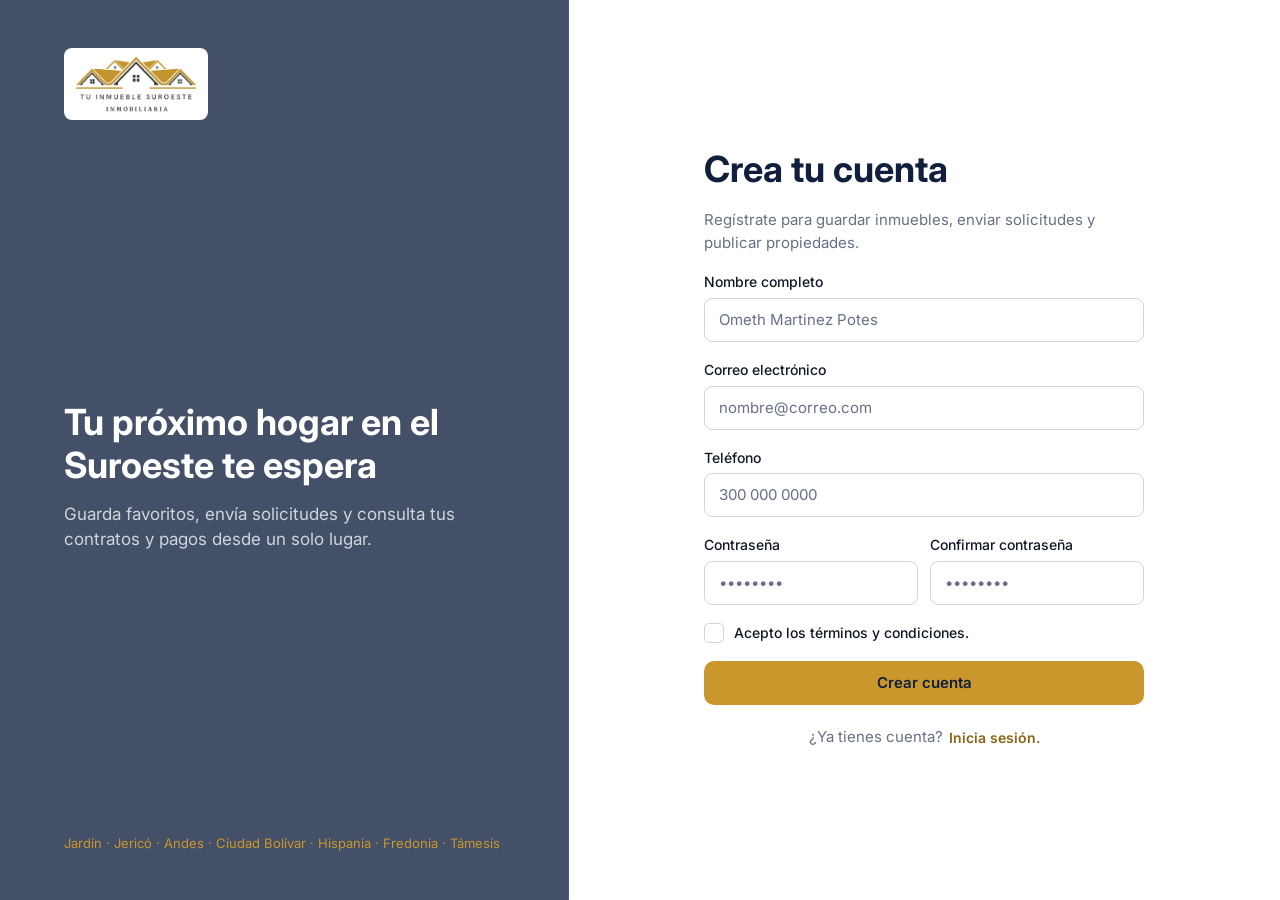
<file: registro.html>
<!DOCTYPE html>
<html lang="es">
<head>
    <meta charset="UTF-8">
    <meta name="viewport" content="width=device-width, initial-scale=1.0">
    <title>Crea tu cuenta | Tu Inmueble Suroeste</title>
    <meta name="description" content="Regístrate para guardar inmuebles, enviar solicitudes y publicar propiedades.">
    <link rel="icon" href="assets/img/logo.jpg">
    <link rel="preconnect" href="https://fonts.googleapis.com">
    <link rel="preconnect" href="https://fonts.gstatic.com" crossorigin>
    <link href="https://fonts.googleapis.com/css2?family=Inter:wght@400;500;600;700&display=swap" rel="stylesheet">
    <link rel="stylesheet" href="css/styles.css">
    <link rel="stylesheet" href="css/responsive.css">
</head>
<body data-page="" class="no-bottom-nav">
    <a class="skip-link" href="#contenido">Saltar al contenido</a>

    <main id="contenido" class="auth">
        <aside class="auth-image" style="background-image: linear-gradient(rgba(15, 31, 61, 0.78), rgba(15, 31, 61, 0.78)), url('https://images.unsplash.com/photo-1512917774080-9991f1c4c750?w=1400&q=70&auto=format&fit=crop')">
            <a class="logo-box" href="index.html"><img src="assets/img/logo.jpg" alt="Tu Inmueble Suroeste - Inicio" width="124" height="60"></a>
            <div class="auth-message">
                <p class="auth-title">Tu próximo hogar en el Suroeste te espera</p>
                <p>Guarda favoritos, envía solicitudes y consulta tus contratos y pagos desde un solo lugar.</p>
            </div>
            <p class="towns">Jardín · Jericó · Andes · Ciudad Bolívar · Hispania · Fredonia · Támesis</p>
        </aside>
        <section class="auth-panel">
            <div class="auth-form">
                <a class="auth-mobile-logo" href="index.html"><img src="assets/img/logo.jpg" alt="Tu Inmueble Suroeste - Inicio" width="124" height="60"></a>
                <h1>Crea tu cuenta</h1>
                <p class="lead">Regístrate para guardar inmuebles, enviar solicitudes y publicar propiedades.</p>
                <form data-validate>
                    <div class="alert alert-success" role="status" tabindex="-1" hidden><svg viewBox="0 0 24 24" fill="none" stroke="currentColor" stroke-width="2" stroke-linecap="round" stroke-linejoin="round" aria-hidden="true"><path d="M20 6 9 17l-5-5"/></svg><span>¡Cuenta creada! Ya puedes <a href="login.html">iniciar sesión</a>.</span></div>
                    <div class="alert alert-error" role="alert" hidden>Hay campos por corregir.</div>
                    <div class="field">
                        <label for="r-nombre">Nombre completo</label>
                        <input class="control" type="text" id="r-nombre" name="nombre" autocomplete="name" placeholder="Ometh Martinez Potes" required>
                    </div>
                    <div class="field">
                        <label for="r-correo">Correo electrónico</label>
                        <input class="control" type="email" id="r-correo" name="correo" autocomplete="email" placeholder="nombre@correo.com" required>
                    </div>
                    <div class="field">
                        <label for="r-telefono">Teléfono</label>
                        <input class="control" type="tel" id="r-telefono" name="telefono" autocomplete="tel" placeholder="300 000 0000" pattern="[0-9 ]{7,15}" data-pattern-msg="Escribe solo números (7 a 10 dígitos)." required>
                    </div>
                    <div class="two-cols">
                        <div class="field">
                            <label for="r-contrasena">Contraseña</label>
                            <input class="control" type="password" id="r-contrasena" name="contrasena" autocomplete="new-password" placeholder="••••••••" minlength="8" required>
                        </div>
                        <div class="field">
                            <label for="r-confirmar">Confirmar contraseña</label>
                            <input class="control" type="password" id="r-confirmar" name="confirmar" autocomplete="new-password" placeholder="••••••••" data-match="r-contrasena" required>
                        </div>
                    </div>
                    <div class="field">
                        <label class="check"><input type="checkbox" name="terminos" value="si" required><span class="check-box"><svg viewBox="0 0 24 24" fill="none" stroke="currentColor" stroke-width="2" stroke-linecap="round" stroke-linejoin="round" aria-hidden="true"><path d="M20 6 9 17l-5-5"/></svg></span>Acepto los términos y condiciones.</label>
                    </div>
                    <button type="submit" class="btn btn-primary btn-block">Crear cuenta</button>
                </form>
                <p class="center-link">¿Ya tienes cuenta? <a class="link-gold" href="login.html">Inicia sesión.</a></p>
            </div>
        </section>
    </main>

    <script src="js/data.js"></script>
    <script src="js/main.js"></script>
</body>
</html>
</file>
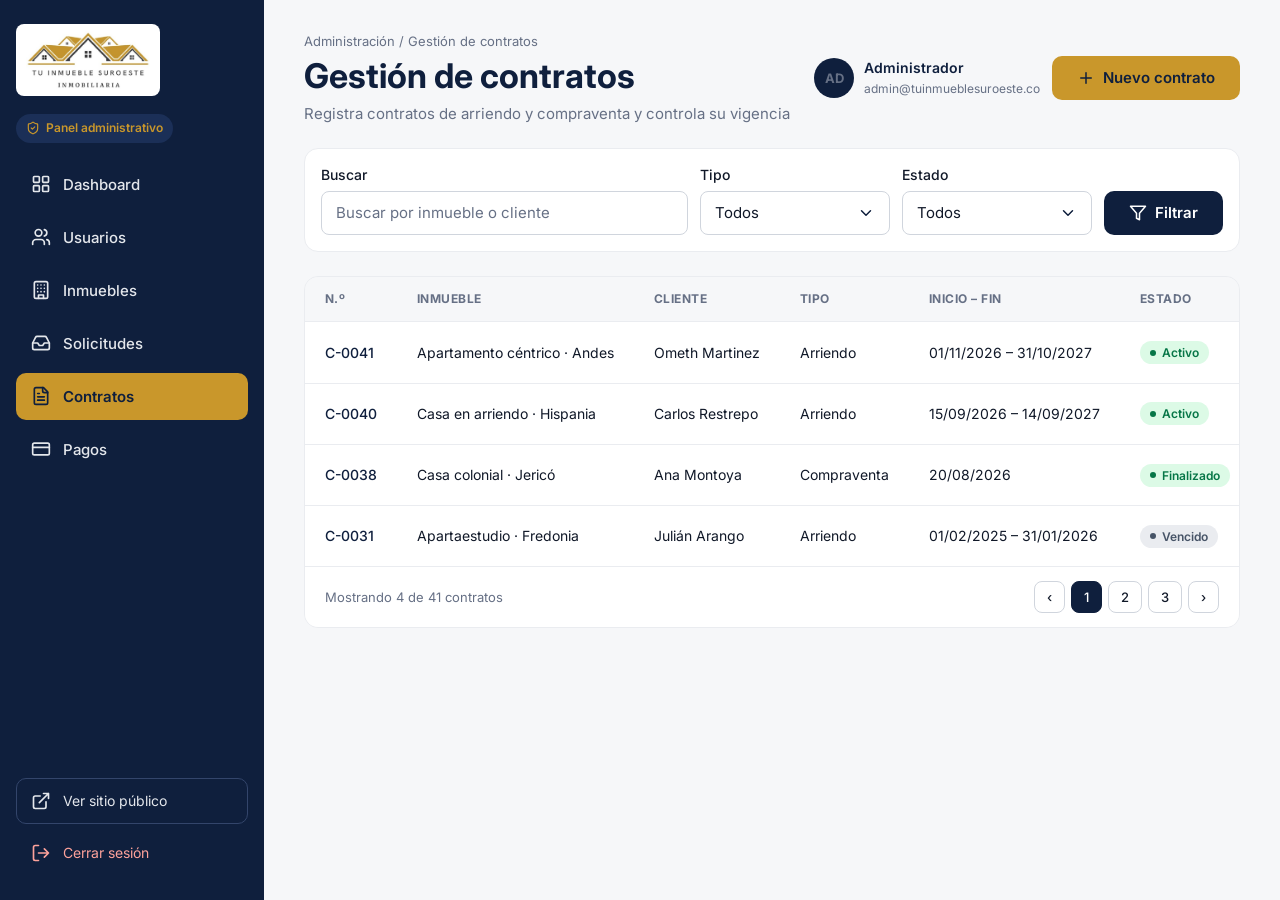
<file: admin/contratos.html>
<!DOCTYPE html>
<html lang="es">
<head>
    <meta charset="UTF-8">
    <meta name="viewport" content="width=device-width, initial-scale=1.0">
    <title>Gestión de contratos | Administración – Tu Inmueble Suroeste</title>
    <meta name="description" content="Registra contratos de arriendo y compraventa y controla su vigencia">
    <link rel="icon" href="../assets/img/logo.jpg">
    <link rel="preconnect" href="https://fonts.googleapis.com">
    <link rel="preconnect" href="https://fonts.gstatic.com" crossorigin>
    <link href="https://fonts.googleapis.com/css2?family=Inter:wght@400;500;600;700&display=swap" rel="stylesheet">
    <link rel="stylesheet" href="../css/styles.css">
    <link rel="stylesheet" href="../css/responsive.css">
</head>
<body data-page="admin" data-base="../">
    <a class="skip-link" href="#contenido">Saltar al contenido</a>
    <div class="admin">
        <aside class="admin-side" aria-label="Menú de administración">
            <a class="logo-box" href="dashboard.html"><img src="../assets/img/logo.jpg" alt="Tu Inmueble Suroeste - Panel" width="124" height="60"></a>
            <span class="role-pill"><svg viewBox="0 0 24 24" fill="none" stroke="currentColor" stroke-width="2" stroke-linecap="round" stroke-linejoin="round" aria-hidden="true"><path d="M20 13c0 5-3.5 7.5-7.66 8.95a1 1 0 0 1-.67-.01C7.5 20.5 4 18 4 13V6a1 1 0 0 1 1-1c2 0 4.5-1.2 6.24-2.72a1.17 1.17 0 0 1 1.52 0C14.51 3.81 17 5 19 5a1 1 0 0 1 1 1Z"/><path d="m9 12 2 2 4-4"/></svg>Panel administrativo</span>
            <nav class="admin-nav" aria-label="Módulos administrativos">
                <ul class="admin-menu">
                    <li><a href="dashboard.html"><svg viewBox="0 0 24 24" fill="none" stroke="currentColor" stroke-width="2" stroke-linecap="round" stroke-linejoin="round" aria-hidden="true"><rect x="3" y="3" width="7" height="7" rx="1"/><rect x="14" y="3" width="7" height="7" rx="1"/><rect x="14" y="14" width="7" height="7" rx="1"/><rect x="3" y="14" width="7" height="7" rx="1"/></svg>Dashboard</a></li>
                    <li><a href="usuarios.html"><svg viewBox="0 0 24 24" fill="none" stroke="currentColor" stroke-width="2" stroke-linecap="round" stroke-linejoin="round" aria-hidden="true"><path d="M16 21v-2a4 4 0 0 0-4-4H6a4 4 0 0 0-4 4v2"/><circle cx="9" cy="7" r="4"/><path d="M22 21v-2a4 4 0 0 0-3-3.87M16 3.13a4 4 0 0 1 0 7.75"/></svg>Usuarios</a></li>
                    <li><a href="inmuebles.html"><svg viewBox="0 0 24 24" fill="none" stroke="currentColor" stroke-width="2" stroke-linecap="round" stroke-linejoin="round" aria-hidden="true"><rect x="4" y="2" width="16" height="20" rx="2"/><path d="M9 22v-4h6v4M8 6h.01M16 6h.01M12 6h.01M12 10h.01M12 14h.01M16 10h.01M16 14h.01M8 10h.01M8 14h.01"/></svg>Inmuebles</a></li>
                    <li><a href="solicitudes.html"><svg viewBox="0 0 24 24" fill="none" stroke="currentColor" stroke-width="2" stroke-linecap="round" stroke-linejoin="round" aria-hidden="true"><path d="M22 12h-6l-2 3h-4l-2-3H2"/><path d="M5.45 5.11 2 12v6a2 2 0 0 0 2 2h16a2 2 0 0 0 2-2v-6l-3.45-6.89A2 2 0 0 0 16.76 4H7.24a2 2 0 0 0-1.79 1.11Z"/></svg>Solicitudes</a></li>
                    <li><a href="contratos.html" aria-current="page"><svg viewBox="0 0 24 24" fill="none" stroke="currentColor" stroke-width="2" stroke-linecap="round" stroke-linejoin="round" aria-hidden="true"><path d="M15 2H6a2 2 0 0 0-2 2v16a2 2 0 0 0 2 2h12a2 2 0 0 0 2-2V7Z"/><path d="M14 2v4a2 2 0 0 0 2 2h4M10 9H8M16 13H8M16 17H8"/></svg>Contratos</a></li>
                    <li><a href="pagos.html"><svg viewBox="0 0 24 24" fill="none" stroke="currentColor" stroke-width="2" stroke-linecap="round" stroke-linejoin="round" aria-hidden="true"><rect x="2" y="5" width="20" height="14" rx="2"/><path d="M2 10h20"/></svg>Pagos</a></li>
                </ul>
            </nav>
            <div class="admin-bottom">
                <a class="site-link" href="../index.html"><svg viewBox="0 0 24 24" fill="none" stroke="currentColor" stroke-width="2" stroke-linecap="round" stroke-linejoin="round" aria-hidden="true"><path d="M15 3h6v6M10 14 21 3M18 13v6a2 2 0 0 1-2 2H5a2 2 0 0 1-2-2V8a2 2 0 0 1 2-2h6"/></svg>Ver sitio público</a>
                <a class="logout" href="../login.html" data-confirm="¿Deseas cerrar la sesión de administrador?" data-ok-text="Cerrar sesión"><svg viewBox="0 0 24 24" fill="none" stroke="currentColor" stroke-width="2" stroke-linecap="round" stroke-linejoin="round" aria-hidden="true"><path d="M9 21H5a2 2 0 0 1-2-2V5a2 2 0 0 1 2-2h4M16 17l5-5-5-5M21 12H9"/></svg>Cerrar sesión</a>
            </div>
        </aside>

        <main class="admin-main" id="contenido">
            <header class="admin-top">
                <div class="heading">
                    <p class="crumb">Administración / Gestión de contratos</p>
                    <h1>Gestión de contratos</h1>
                    <p class="sub">Registra contratos de arriendo y compraventa y controla su vigencia</p>
                </div>
                <div class="admin-top-actions">
                    <div class="admin-user">
                        <span class="avatar" aria-hidden="true">AD</span>
                        <div><strong>Administrador</strong><span>admin@tuinmueblesuroeste.co</span></div>
                    </div>
                    <button type="button" class="btn btn-primary" data-toast="Esta acción se habilitará cuando el sistema se conecte a la base de datos."><svg viewBox="0 0 24 24" fill="none" stroke="currentColor" stroke-width="2" stroke-linecap="round" stroke-linejoin="round" aria-hidden="true"><path d="M5 12h14M12 5v14"/></svg>Nuevo contrato</button>
                </div>
            </header>
            <form class="tools" data-table="tabla-contratos" role="search">
                <div class="field grow">
                    <label for="buscar-tabla-contratos">Buscar</label>
                    <input class="control" type="search" id="buscar-tabla-contratos" placeholder="Buscar por inmueble o cliente" data-filter-text>
                </div>
                <div class="field">
                    <label for="tabla-contratos-3">Tipo</label>
                    <select class="control" id="tabla-contratos-3" data-filter-col="3"><option value="">Todos</option><option value="Arriendo">Arriendo</option><option value="Compraventa">Compraventa</option></select>
                </div>
                <div class="field">
                    <label for="tabla-contratos-5">Estado</label>
                    <select class="control" id="tabla-contratos-5" data-filter-col="5"><option value="">Todos</option><option value="Activo">Activo</option><option value="Finalizado">Finalizado</option><option value="Vencido">Vencido</option></select>
                </div>
                <button type="submit" class="btn btn-secondary"><svg viewBox="0 0 24 24" fill="none" stroke="currentColor" stroke-width="2" stroke-linecap="round" stroke-linejoin="round" aria-hidden="true"><path d="M22 3H2l8 9.46V19l4 2v-8.54Z"/></svg>Filtrar</button>
            </form>
            <div class="table-wrap">
                <table id="tabla-contratos">
                    <caption class="visually-hidden">Contratos</caption>
                    <thead><tr><th scope="col">N.º</th><th scope="col">INMUEBLE</th><th scope="col">CLIENTE</th><th scope="col">TIPO</th><th scope="col">INICIO – FIN</th><th scope="col">ESTADO</th><th scope="col">ACCIONES</th></tr></thead>
                    <tbody>
                        <tr><td class="strong">C-0041</td><td>Apartamento céntrico · Andes</td><td>Ometh Martinez</td><td>Arriendo</td><td>01/11/2026 – 31/10/2027</td><td><span class="badge badge-success">Activo</span></td><td><div class="row-actions"><button type="button" class="btn-sm" data-toast="Esta acción se habilitará cuando el sistema se conecte a la base de datos.">Ver contrato</button></div></td></tr>
                        <tr><td class="strong">C-0040</td><td>Casa en arriendo · Hispania</td><td>Carlos Restrepo</td><td>Arriendo</td><td>15/09/2026 – 14/09/2027</td><td><span class="badge badge-success">Activo</span></td><td><div class="row-actions"><button type="button" class="btn-sm" data-toast="Esta acción se habilitará cuando el sistema se conecte a la base de datos.">Ver contrato</button></div></td></tr>
                        <tr><td class="strong">C-0038</td><td>Casa colonial · Jericó</td><td>Ana Montoya</td><td>Compraventa</td><td>20/08/2026</td><td><span class="badge badge-success">Finalizado</span></td><td><div class="row-actions"><button type="button" class="btn-sm" data-toast="Esta acción se habilitará cuando el sistema se conecte a la base de datos.">Ver contrato</button></div></td></tr>
                        <tr><td class="strong">C-0031</td><td>Apartaestudio · Fredonia</td><td>Julián Arango</td><td>Arriendo</td><td>01/02/2025 – 31/01/2026</td><td><span class="badge badge-muted">Vencido</span></td><td><div class="row-actions"><button type="button" class="btn-sm" data-confirm="¿Renovar el contrato C-0031 por 12 meses más?" data-ok-text="Renovar" data-new-state="Activo" data-new-class="badge-success" data-done="Contrato renovado">Renovar</button><button type="button" class="btn-sm" data-toast="Esta acción se habilitará cuando el sistema se conecte a la base de datos.">Ver</button></div></td></tr>
                    </tbody>
                </table>
                <p class="empty-state" data-empty-for="tabla-contratos" hidden style="border:none;border-radius:0">No hay registros que coincidan con la búsqueda.</p>
                <div class="table-foot">
                    <span>Mostrando 4 de 41 contratos</span>
                    <div class="pager" aria-label="Paginación">
                        <button type="button" disabled aria-label="Página anterior">‹</button>
                        <button type="button" aria-current="page">1</button>
                        <button type="button" data-toast="Esta acción se habilitará cuando el sistema se conecte a la base de datos.">2</button>
                        <button type="button" data-toast="Esta acción se habilitará cuando el sistema se conecte a la base de datos.">3</button>
                        <button type="button" data-toast="Esta acción se habilitará cuando el sistema se conecte a la base de datos." aria-label="Página siguiente">›</button>
                    </div>
                </div>
            </div>
        </main>
    </div>

    <dialog class="modal" id="confirm-modal" aria-labelledby="modal-titulo">
        <form method="dialog">
            <h2 id="modal-titulo">Confirmar acción</h2>
            <p data-modal-text></p>
            <div class="modal-actions">
                <button class="btn btn-outline" value="cancel">Cancelar</button>
                <button class="btn btn-secondary" value="ok" data-modal-ok>Confirmar</button>
            </div>
        </form>
    </dialog>

    <script src="../js/data.js"></script>
    <script src="../js/main.js"></script>
</body>
</html>
</file>
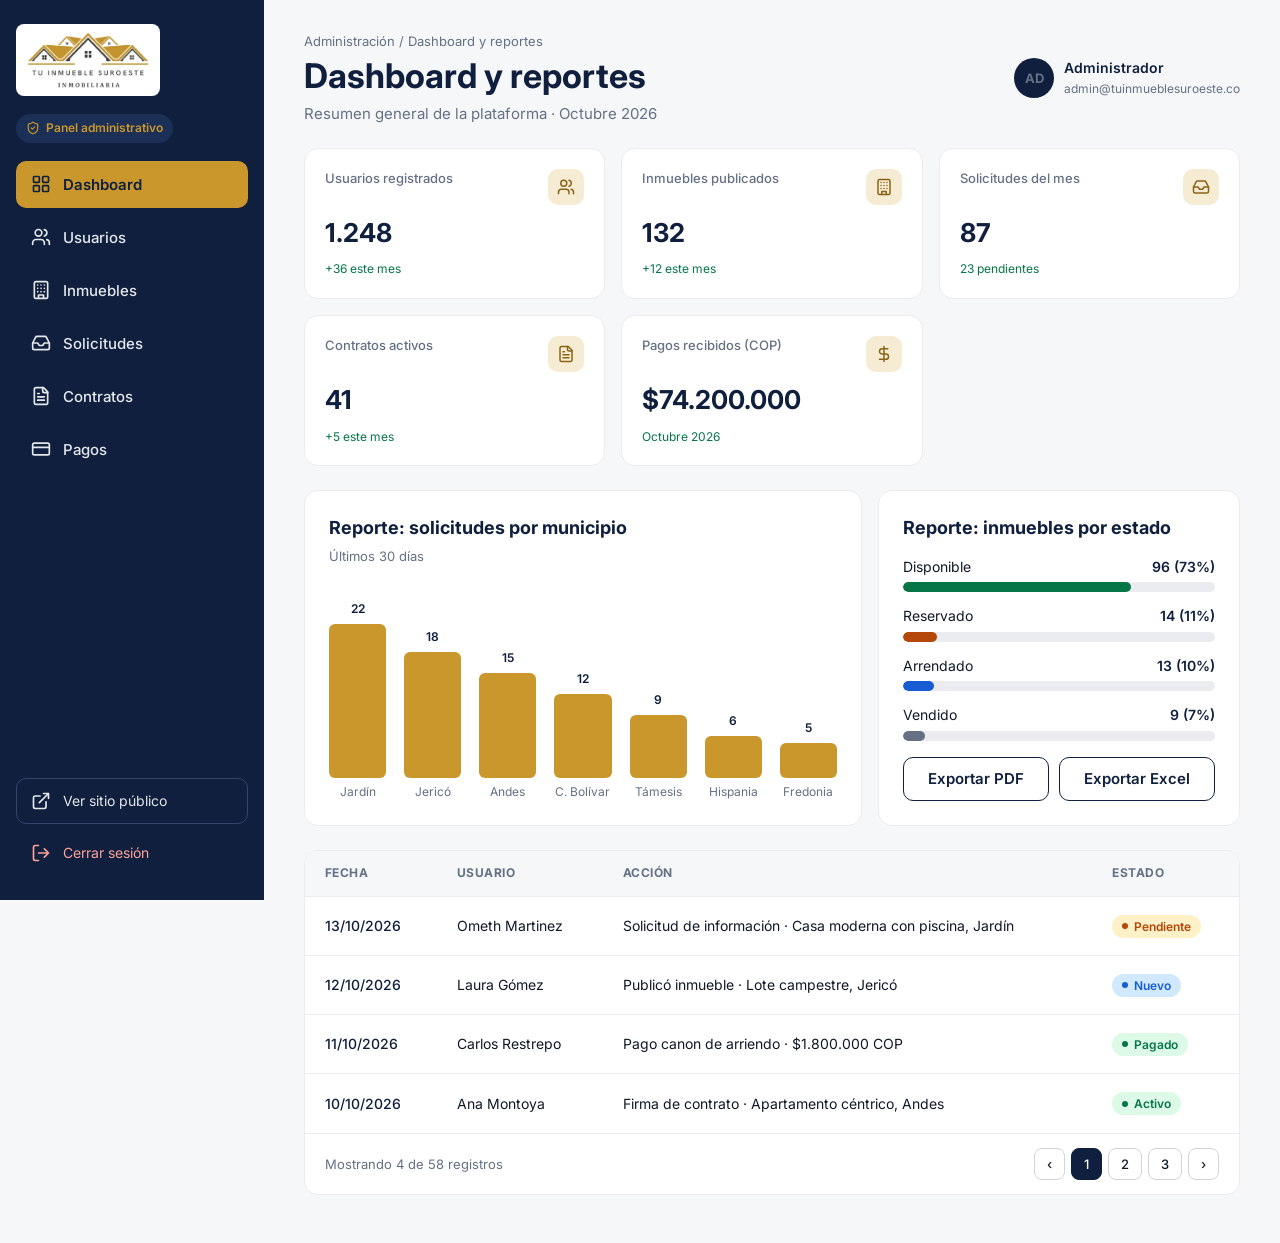
<file: admin/dashboard.html>
<!DOCTYPE html>
<html lang="es">
<head>
    <meta charset="UTF-8">
    <meta name="viewport" content="width=device-width, initial-scale=1.0">
    <title>Dashboard y reportes | Administración – Tu Inmueble Suroeste</title>
    <meta name="description" content="Resumen general de la plataforma · Octubre 2026">
    <link rel="icon" href="../assets/img/logo.jpg">
    <link rel="preconnect" href="https://fonts.googleapis.com">
    <link rel="preconnect" href="https://fonts.gstatic.com" crossorigin>
    <link href="https://fonts.googleapis.com/css2?family=Inter:wght@400;500;600;700&display=swap" rel="stylesheet">
    <link rel="stylesheet" href="../css/styles.css">
    <link rel="stylesheet" href="../css/responsive.css">
</head>
<body data-page="admin" data-base="../">
    <a class="skip-link" href="#contenido">Saltar al contenido</a>
    <div class="admin">
        <aside class="admin-side" aria-label="Menú de administración">
            <a class="logo-box" href="dashboard.html"><img src="../assets/img/logo.jpg" alt="Tu Inmueble Suroeste - Panel" width="124" height="60"></a>
            <span class="role-pill"><svg viewBox="0 0 24 24" fill="none" stroke="currentColor" stroke-width="2" stroke-linecap="round" stroke-linejoin="round" aria-hidden="true"><path d="M20 13c0 5-3.5 7.5-7.66 8.95a1 1 0 0 1-.67-.01C7.5 20.5 4 18 4 13V6a1 1 0 0 1 1-1c2 0 4.5-1.2 6.24-2.72a1.17 1.17 0 0 1 1.52 0C14.51 3.81 17 5 19 5a1 1 0 0 1 1 1Z"/><path d="m9 12 2 2 4-4"/></svg>Panel administrativo</span>
            <nav class="admin-nav" aria-label="Módulos administrativos">
                <ul class="admin-menu">
                    <li><a href="dashboard.html" aria-current="page"><svg viewBox="0 0 24 24" fill="none" stroke="currentColor" stroke-width="2" stroke-linecap="round" stroke-linejoin="round" aria-hidden="true"><rect x="3" y="3" width="7" height="7" rx="1"/><rect x="14" y="3" width="7" height="7" rx="1"/><rect x="14" y="14" width="7" height="7" rx="1"/><rect x="3" y="14" width="7" height="7" rx="1"/></svg>Dashboard</a></li>
                    <li><a href="usuarios.html"><svg viewBox="0 0 24 24" fill="none" stroke="currentColor" stroke-width="2" stroke-linecap="round" stroke-linejoin="round" aria-hidden="true"><path d="M16 21v-2a4 4 0 0 0-4-4H6a4 4 0 0 0-4 4v2"/><circle cx="9" cy="7" r="4"/><path d="M22 21v-2a4 4 0 0 0-3-3.87M16 3.13a4 4 0 0 1 0 7.75"/></svg>Usuarios</a></li>
                    <li><a href="inmuebles.html"><svg viewBox="0 0 24 24" fill="none" stroke="currentColor" stroke-width="2" stroke-linecap="round" stroke-linejoin="round" aria-hidden="true"><rect x="4" y="2" width="16" height="20" rx="2"/><path d="M9 22v-4h6v4M8 6h.01M16 6h.01M12 6h.01M12 10h.01M12 14h.01M16 10h.01M16 14h.01M8 10h.01M8 14h.01"/></svg>Inmuebles</a></li>
                    <li><a href="solicitudes.html"><svg viewBox="0 0 24 24" fill="none" stroke="currentColor" stroke-width="2" stroke-linecap="round" stroke-linejoin="round" aria-hidden="true"><path d="M22 12h-6l-2 3h-4l-2-3H2"/><path d="M5.45 5.11 2 12v6a2 2 0 0 0 2 2h16a2 2 0 0 0 2-2v-6l-3.45-6.89A2 2 0 0 0 16.76 4H7.24a2 2 0 0 0-1.79 1.11Z"/></svg>Solicitudes</a></li>
                    <li><a href="contratos.html"><svg viewBox="0 0 24 24" fill="none" stroke="currentColor" stroke-width="2" stroke-linecap="round" stroke-linejoin="round" aria-hidden="true"><path d="M15 2H6a2 2 0 0 0-2 2v16a2 2 0 0 0 2 2h12a2 2 0 0 0 2-2V7Z"/><path d="M14 2v4a2 2 0 0 0 2 2h4M10 9H8M16 13H8M16 17H8"/></svg>Contratos</a></li>
                    <li><a href="pagos.html"><svg viewBox="0 0 24 24" fill="none" stroke="currentColor" stroke-width="2" stroke-linecap="round" stroke-linejoin="round" aria-hidden="true"><rect x="2" y="5" width="20" height="14" rx="2"/><path d="M2 10h20"/></svg>Pagos</a></li>
                </ul>
            </nav>
            <div class="admin-bottom">
                <a class="site-link" href="../index.html"><svg viewBox="0 0 24 24" fill="none" stroke="currentColor" stroke-width="2" stroke-linecap="round" stroke-linejoin="round" aria-hidden="true"><path d="M15 3h6v6M10 14 21 3M18 13v6a2 2 0 0 1-2 2H5a2 2 0 0 1-2-2V8a2 2 0 0 1 2-2h6"/></svg>Ver sitio público</a>
                <a class="logout" href="../login.html" data-confirm="¿Deseas cerrar la sesión de administrador?" data-ok-text="Cerrar sesión"><svg viewBox="0 0 24 24" fill="none" stroke="currentColor" stroke-width="2" stroke-linecap="round" stroke-linejoin="round" aria-hidden="true"><path d="M9 21H5a2 2 0 0 1-2-2V5a2 2 0 0 1 2-2h4M16 17l5-5-5-5M21 12H9"/></svg>Cerrar sesión</a>
            </div>
        </aside>

        <main class="admin-main" id="contenido">
            <header class="admin-top">
                <div class="heading">
                    <p class="crumb">Administración / Dashboard y reportes</p>
                    <h1>Dashboard y reportes</h1>
                    <p class="sub">Resumen general de la plataforma · Octubre 2026</p>
                </div>
                <div class="admin-top-actions">
                    <div class="admin-user">
                        <span class="avatar" aria-hidden="true">AD</span>
                        <div><strong>Administrador</strong><span>admin@tuinmueblesuroeste.co</span></div>
                    </div>
                    
                </div>
            </header>
            <section class="kpis" aria-label="Indicadores">
                <article class="kpi">
                    <div class="kpi-top"><h2>Usuarios registrados</h2><span class="icon-box"><svg viewBox="0 0 24 24" fill="none" stroke="currentColor" stroke-width="2" stroke-linecap="round" stroke-linejoin="round" aria-hidden="true"><path d="M16 21v-2a4 4 0 0 0-4-4H6a4 4 0 0 0-4 4v2"/><circle cx="9" cy="7" r="4"/><path d="M22 21v-2a4 4 0 0 0-3-3.87M16 3.13a4 4 0 0 1 0 7.75"/></svg></span></div>
                    <strong>1.248</strong>
                    <small>+36 este mes</small>
                </article>
                <article class="kpi">
                    <div class="kpi-top"><h2>Inmuebles publicados</h2><span class="icon-box"><svg viewBox="0 0 24 24" fill="none" stroke="currentColor" stroke-width="2" stroke-linecap="round" stroke-linejoin="round" aria-hidden="true"><rect x="4" y="2" width="16" height="20" rx="2"/><path d="M9 22v-4h6v4M8 6h.01M16 6h.01M12 6h.01M12 10h.01M12 14h.01M16 10h.01M16 14h.01M8 10h.01M8 14h.01"/></svg></span></div>
                    <strong>132</strong>
                    <small>+12 este mes</small>
                </article>
                <article class="kpi">
                    <div class="kpi-top"><h2>Solicitudes del mes</h2><span class="icon-box"><svg viewBox="0 0 24 24" fill="none" stroke="currentColor" stroke-width="2" stroke-linecap="round" stroke-linejoin="round" aria-hidden="true"><path d="M22 12h-6l-2 3h-4l-2-3H2"/><path d="M5.45 5.11 2 12v6a2 2 0 0 0 2 2h16a2 2 0 0 0 2-2v-6l-3.45-6.89A2 2 0 0 0 16.76 4H7.24a2 2 0 0 0-1.79 1.11Z"/></svg></span></div>
                    <strong>87</strong>
                    <small>23 pendientes</small>
                </article>
                <article class="kpi">
                    <div class="kpi-top"><h2>Contratos activos</h2><span class="icon-box"><svg viewBox="0 0 24 24" fill="none" stroke="currentColor" stroke-width="2" stroke-linecap="round" stroke-linejoin="round" aria-hidden="true"><path d="M15 2H6a2 2 0 0 0-2 2v16a2 2 0 0 0 2 2h12a2 2 0 0 0 2-2V7Z"/><path d="M14 2v4a2 2 0 0 0 2 2h4M10 9H8M16 13H8M16 17H8"/></svg></span></div>
                    <strong>41</strong>
                    <small>+5 este mes</small>
                </article>
                <article class="kpi">
                    <div class="kpi-top"><h2>Pagos recibidos (COP)</h2><span class="icon-box"><svg viewBox="0 0 24 24" fill="none" stroke="currentColor" stroke-width="2" stroke-linecap="round" stroke-linejoin="round" aria-hidden="true"><path d="M12 2v20M17 5H9.5a3.5 3.5 0 0 0 0 7h5a3.5 3.5 0 0 1 0 7H6"/></svg></span></div>
                    <strong>$74.200.000</strong>
                    <small>Octubre 2026</small>
                </article>
            </section>

            <div class="reports">
                <section class="report" aria-labelledby="t-rep1">
                    <h2 id="t-rep1">Reporte: solicitudes por municipio</h2>
                    <p class="text-2">Últimos 30 días</p>
                    <ul class="bars">
                        <li><strong>22</strong><span class="bar" style="height:154px" role="img" aria-label="Jardín: 22 solicitudes"></span><span>Jardín</span></li>
                        <li><strong>18</strong><span class="bar" style="height:126px" role="img" aria-label="Jericó: 18 solicitudes"></span><span>Jericó</span></li>
                        <li><strong>15</strong><span class="bar" style="height:105px" role="img" aria-label="Andes: 15 solicitudes"></span><span>Andes</span></li>
                        <li><strong>12</strong><span class="bar" style="height:84px" role="img" aria-label="C. Bolívar: 12 solicitudes"></span><span>C. Bolívar</span></li>
                        <li><strong>9</strong><span class="bar" style="height:63px" role="img" aria-label="Támesis: 9 solicitudes"></span><span>Támesis</span></li>
                        <li><strong>6</strong><span class="bar" style="height:42px" role="img" aria-label="Hispania: 6 solicitudes"></span><span>Hispania</span></li>
                        <li><strong>5</strong><span class="bar" style="height:35px" role="img" aria-label="Fredonia: 5 solicitudes"></span><span>Fredonia</span></li>
                    </ul>
                </section>
                <section class="report" aria-labelledby="t-rep2">
                    <h2 id="t-rep2">Reporte: inmuebles por estado</h2>
                    <ul class="states">
                        <li><div class="row"><span>Disponible</span><strong>96 (73%)</strong></div><div class="track"><span style="width:73%;background:#067647"></span></div></li>
                        <li><div class="row"><span>Reservado</span><strong>14 (11%)</strong></div><div class="track"><span style="width:11%;background:#B54708"></span></div></li>
                        <li><div class="row"><span>Arrendado</span><strong>13 (10%)</strong></div><div class="track"><span style="width:10%;background:#175CD3"></span></div></li>
                        <li><div class="row"><span>Vendido</span><strong>9 (7%)</strong></div><div class="track"><span style="width:7%;background:#667085"></span></div></li>
                    </ul>
                    <div class="export">
                        <button type="button" class="btn btn-outline" data-export="pdf">Exportar PDF</button>
                        <button type="button" class="btn btn-outline" data-export="csv" data-table="tabla-actividad">Exportar Excel</button>
                    </div>
                </section>
            </div>

            <div class="table-wrap">
                <table id="tabla-actividad">
                    <caption class="visually-hidden">Actividad reciente</caption>
                    <thead><tr><th scope="col">FECHA</th><th scope="col">USUARIO</th><th scope="col">ACCIÓN</th><th scope="col">ESTADO</th></tr></thead>
                    <tbody>
                        <tr><td class="strong">13/10/2026</td><td>Ometh Martinez</td><td>Solicitud de información · Casa moderna con piscina, Jardín</td><td><span class="badge badge-warning">Pendiente</span></td></tr>
                        <tr><td class="strong">12/10/2026</td><td>Laura Gómez</td><td>Publicó inmueble · Lote campestre, Jericó</td><td><span class="badge badge-info">Nuevo</span></td></tr>
                        <tr><td class="strong">11/10/2026</td><td>Carlos Restrepo</td><td>Pago canon de arriendo · $1.800.000 COP</td><td><span class="badge badge-success">Pagado</span></td></tr>
                        <tr><td class="strong">10/10/2026</td><td>Ana Montoya</td><td>Firma de contrato · Apartamento céntrico, Andes</td><td><span class="badge badge-success">Activo</span></td></tr>
                    </tbody>
                </table>
                <p class="empty-state" data-empty-for="tabla-actividad" hidden style="border:none;border-radius:0">No hay registros que coincidan con la búsqueda.</p>
                <div class="table-foot">
                    <span>Mostrando 4 de 58 registros</span>
                    <div class="pager" aria-label="Paginación">
                        <button type="button" disabled aria-label="Página anterior">‹</button>
                        <button type="button" aria-current="page">1</button>
                        <button type="button" data-toast="Esta acción se habilitará cuando el sistema se conecte a la base de datos.">2</button>
                        <button type="button" data-toast="Esta acción se habilitará cuando el sistema se conecte a la base de datos.">3</button>
                        <button type="button" data-toast="Esta acción se habilitará cuando el sistema se conecte a la base de datos." aria-label="Página siguiente">›</button>
                    </div>
                </div>
            </div>
        </main>
    </div>

    <dialog class="modal" id="confirm-modal" aria-labelledby="modal-titulo">
        <form method="dialog">
            <h2 id="modal-titulo">Confirmar acción</h2>
            <p data-modal-text></p>
            <div class="modal-actions">
                <button class="btn btn-outline" value="cancel">Cancelar</button>
                <button class="btn btn-secondary" value="ok" data-modal-ok>Confirmar</button>
            </div>
        </form>
    </dialog>

    <script src="../js/data.js"></script>
    <script src="../js/main.js"></script>
</body>
</html>
</file>
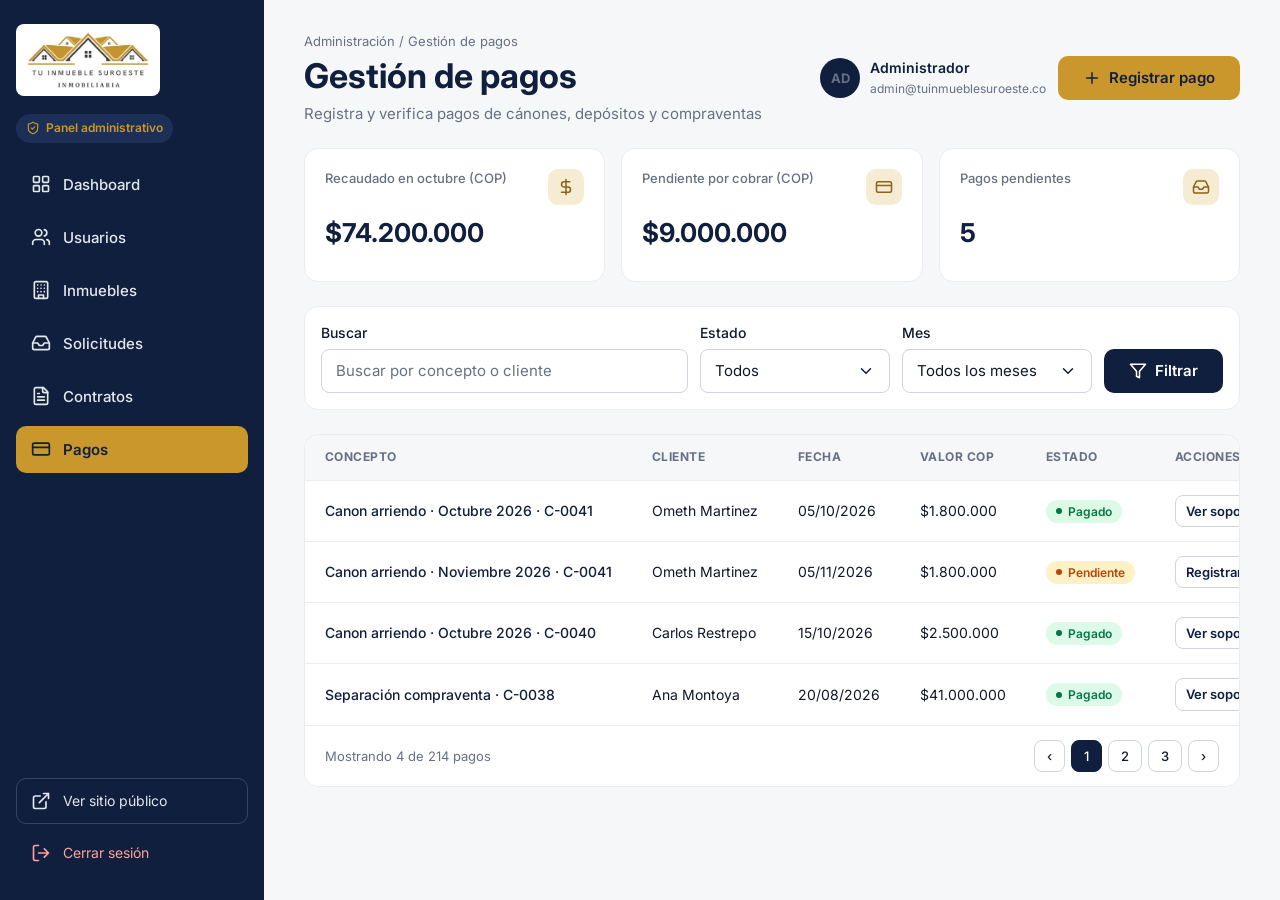
<file: admin/pagos.html>
<!DOCTYPE html>
<html lang="es">
<head>
    <meta charset="UTF-8">
    <meta name="viewport" content="width=device-width, initial-scale=1.0">
    <title>Gestión de pagos | Administración – Tu Inmueble Suroeste</title>
    <meta name="description" content="Registra y verifica pagos de cánones, depósitos y compraventas">
    <link rel="icon" href="../assets/img/logo.jpg">
    <link rel="preconnect" href="https://fonts.googleapis.com">
    <link rel="preconnect" href="https://fonts.gstatic.com" crossorigin>
    <link href="https://fonts.googleapis.com/css2?family=Inter:wght@400;500;600;700&display=swap" rel="stylesheet">
    <link rel="stylesheet" href="../css/styles.css">
    <link rel="stylesheet" href="../css/responsive.css">
</head>
<body data-page="admin" data-base="../">
    <a class="skip-link" href="#contenido">Saltar al contenido</a>
    <div class="admin">
        <aside class="admin-side" aria-label="Menú de administración">
            <a class="logo-box" href="dashboard.html"><img src="../assets/img/logo.jpg" alt="Tu Inmueble Suroeste - Panel" width="124" height="60"></a>
            <span class="role-pill"><svg viewBox="0 0 24 24" fill="none" stroke="currentColor" stroke-width="2" stroke-linecap="round" stroke-linejoin="round" aria-hidden="true"><path d="M20 13c0 5-3.5 7.5-7.66 8.95a1 1 0 0 1-.67-.01C7.5 20.5 4 18 4 13V6a1 1 0 0 1 1-1c2 0 4.5-1.2 6.24-2.72a1.17 1.17 0 0 1 1.52 0C14.51 3.81 17 5 19 5a1 1 0 0 1 1 1Z"/><path d="m9 12 2 2 4-4"/></svg>Panel administrativo</span>
            <nav class="admin-nav" aria-label="Módulos administrativos">
                <ul class="admin-menu">
                    <li><a href="dashboard.html"><svg viewBox="0 0 24 24" fill="none" stroke="currentColor" stroke-width="2" stroke-linecap="round" stroke-linejoin="round" aria-hidden="true"><rect x="3" y="3" width="7" height="7" rx="1"/><rect x="14" y="3" width="7" height="7" rx="1"/><rect x="14" y="14" width="7" height="7" rx="1"/><rect x="3" y="14" width="7" height="7" rx="1"/></svg>Dashboard</a></li>
                    <li><a href="usuarios.html"><svg viewBox="0 0 24 24" fill="none" stroke="currentColor" stroke-width="2" stroke-linecap="round" stroke-linejoin="round" aria-hidden="true"><path d="M16 21v-2a4 4 0 0 0-4-4H6a4 4 0 0 0-4 4v2"/><circle cx="9" cy="7" r="4"/><path d="M22 21v-2a4 4 0 0 0-3-3.87M16 3.13a4 4 0 0 1 0 7.75"/></svg>Usuarios</a></li>
                    <li><a href="inmuebles.html"><svg viewBox="0 0 24 24" fill="none" stroke="currentColor" stroke-width="2" stroke-linecap="round" stroke-linejoin="round" aria-hidden="true"><rect x="4" y="2" width="16" height="20" rx="2"/><path d="M9 22v-4h6v4M8 6h.01M16 6h.01M12 6h.01M12 10h.01M12 14h.01M16 10h.01M16 14h.01M8 10h.01M8 14h.01"/></svg>Inmuebles</a></li>
                    <li><a href="solicitudes.html"><svg viewBox="0 0 24 24" fill="none" stroke="currentColor" stroke-width="2" stroke-linecap="round" stroke-linejoin="round" aria-hidden="true"><path d="M22 12h-6l-2 3h-4l-2-3H2"/><path d="M5.45 5.11 2 12v6a2 2 0 0 0 2 2h16a2 2 0 0 0 2-2v-6l-3.45-6.89A2 2 0 0 0 16.76 4H7.24a2 2 0 0 0-1.79 1.11Z"/></svg>Solicitudes</a></li>
                    <li><a href="contratos.html"><svg viewBox="0 0 24 24" fill="none" stroke="currentColor" stroke-width="2" stroke-linecap="round" stroke-linejoin="round" aria-hidden="true"><path d="M15 2H6a2 2 0 0 0-2 2v16a2 2 0 0 0 2 2h12a2 2 0 0 0 2-2V7Z"/><path d="M14 2v4a2 2 0 0 0 2 2h4M10 9H8M16 13H8M16 17H8"/></svg>Contratos</a></li>
                    <li><a href="pagos.html" aria-current="page"><svg viewBox="0 0 24 24" fill="none" stroke="currentColor" stroke-width="2" stroke-linecap="round" stroke-linejoin="round" aria-hidden="true"><rect x="2" y="5" width="20" height="14" rx="2"/><path d="M2 10h20"/></svg>Pagos</a></li>
                </ul>
            </nav>
            <div class="admin-bottom">
                <a class="site-link" href="../index.html"><svg viewBox="0 0 24 24" fill="none" stroke="currentColor" stroke-width="2" stroke-linecap="round" stroke-linejoin="round" aria-hidden="true"><path d="M15 3h6v6M10 14 21 3M18 13v6a2 2 0 0 1-2 2H5a2 2 0 0 1-2-2V8a2 2 0 0 1 2-2h6"/></svg>Ver sitio público</a>
                <a class="logout" href="../login.html" data-confirm="¿Deseas cerrar la sesión de administrador?" data-ok-text="Cerrar sesión"><svg viewBox="0 0 24 24" fill="none" stroke="currentColor" stroke-width="2" stroke-linecap="round" stroke-linejoin="round" aria-hidden="true"><path d="M9 21H5a2 2 0 0 1-2-2V5a2 2 0 0 1 2-2h4M16 17l5-5-5-5M21 12H9"/></svg>Cerrar sesión</a>
            </div>
        </aside>

        <main class="admin-main" id="contenido">
            <header class="admin-top">
                <div class="heading">
                    <p class="crumb">Administración / Gestión de pagos</p>
                    <h1>Gestión de pagos</h1>
                    <p class="sub">Registra y verifica pagos de cánones, depósitos y compraventas</p>
                </div>
                <div class="admin-top-actions">
                    <div class="admin-user">
                        <span class="avatar" aria-hidden="true">AD</span>
                        <div><strong>Administrador</strong><span>admin@tuinmueblesuroeste.co</span></div>
                    </div>
                    <button type="button" class="btn btn-primary" data-toast="Esta acción se habilitará cuando el sistema se conecte a la base de datos."><svg viewBox="0 0 24 24" fill="none" stroke="currentColor" stroke-width="2" stroke-linecap="round" stroke-linejoin="round" aria-hidden="true"><path d="M5 12h14M12 5v14"/></svg>Registrar pago</button>
                </div>
            </header>
            <section class="kpis three" aria-label="Resumen de pagos">
                <article class="kpi">
                    <div class="kpi-top"><h2>Recaudado en octubre (COP)</h2><span class="icon-box"><svg viewBox="0 0 24 24" fill="none" stroke="currentColor" stroke-width="2" stroke-linecap="round" stroke-linejoin="round" aria-hidden="true"><path d="M12 2v20M17 5H9.5a3.5 3.5 0 0 0 0 7h5a3.5 3.5 0 0 1 0 7H6"/></svg></span></div>
                    <strong>$74.200.000</strong>
                    <small></small>
                </article>
                <article class="kpi">
                    <div class="kpi-top"><h2>Pendiente por cobrar (COP)</h2><span class="icon-box"><svg viewBox="0 0 24 24" fill="none" stroke="currentColor" stroke-width="2" stroke-linecap="round" stroke-linejoin="round" aria-hidden="true"><rect x="2" y="5" width="20" height="14" rx="2"/><path d="M2 10h20"/></svg></span></div>
                    <strong>$9.000.000</strong>
                    <small></small>
                </article>
                <article class="kpi">
                    <div class="kpi-top"><h2>Pagos pendientes</h2><span class="icon-box"><svg viewBox="0 0 24 24" fill="none" stroke="currentColor" stroke-width="2" stroke-linecap="round" stroke-linejoin="round" aria-hidden="true"><path d="M22 12h-6l-2 3h-4l-2-3H2"/><path d="M5.45 5.11 2 12v6a2 2 0 0 0 2 2h16a2 2 0 0 0 2-2v-6l-3.45-6.89A2 2 0 0 0 16.76 4H7.24a2 2 0 0 0-1.79 1.11Z"/></svg></span></div>
                    <strong>5</strong>
                    <small></small>
                </article>
            </section>
            <form class="tools" data-table="tabla-pagos" role="search">
                <div class="field grow">
                    <label for="buscar-tabla-pagos">Buscar</label>
                    <input class="control" type="search" id="buscar-tabla-pagos" placeholder="Buscar por concepto o cliente" data-filter-text>
                </div>
                <div class="field">
                    <label for="tabla-pagos-4">Estado</label>
                    <select class="control" id="tabla-pagos-4" data-filter-col="4"><option value="">Todos</option><option value="Pagado">Pagado</option><option value="Pendiente">Pendiente</option></select>
                </div>
                <div class="field">
                    <label for="tabla-pagos-2">Mes</label>
                    <select class="control" id="tabla-pagos-2" data-filter-col="2"><option value="">Todos los meses</option><option value="/08/2026">Agosto 2026</option><option value="/10/2026">Octubre 2026</option><option value="/11/2026">Noviembre 2026</option></select>
                </div>
                <button type="submit" class="btn btn-secondary"><svg viewBox="0 0 24 24" fill="none" stroke="currentColor" stroke-width="2" stroke-linecap="round" stroke-linejoin="round" aria-hidden="true"><path d="M22 3H2l8 9.46V19l4 2v-8.54Z"/></svg>Filtrar</button>
            </form>
            <div class="table-wrap">
                <table id="tabla-pagos">
                    <caption class="visually-hidden">Pagos registrados</caption>
                    <thead><tr><th scope="col">CONCEPTO</th><th scope="col">CLIENTE</th><th scope="col">FECHA</th><th scope="col">VALOR COP</th><th scope="col">ESTADO</th><th scope="col">ACCIONES</th></tr></thead>
                    <tbody>
                        <tr><td class="strong">Canon arriendo · Octubre 2026 · C-0041</td><td>Ometh Martinez</td><td>05/10/2026</td><td>$1.800.000</td><td><span class="badge badge-success">Pagado</span></td><td><div class="row-actions"><button type="button" class="btn-sm" data-toast="Esta acción se habilitará cuando el sistema se conecte a la base de datos.">Ver soporte</button></div></td></tr>
                        <tr><td class="strong">Canon arriendo · Noviembre 2026 · C-0041</td><td>Ometh Martinez</td><td>05/11/2026</td><td>$1.800.000</td><td><span class="badge badge-warning">Pendiente</span></td><td><div class="row-actions"><button type="button" class="btn-sm" data-confirm="¿Registrar el pago de $1.800.000 de Ometh Martinez como recibido?" data-ok-text="Registrar" data-new-state="Pagado" data-new-class="badge-success" data-done="Pago registrado">Registrar</button><button type="button" class="btn-sm" data-toast="Esta acción se habilitará cuando el sistema se conecte a la base de datos.">Recordar</button></div></td></tr>
                        <tr><td class="strong">Canon arriendo · Octubre 2026 · C-0040</td><td>Carlos Restrepo</td><td>15/10/2026</td><td>$2.500.000</td><td><span class="badge badge-success">Pagado</span></td><td><div class="row-actions"><button type="button" class="btn-sm" data-toast="Esta acción se habilitará cuando el sistema se conecte a la base de datos.">Ver soporte</button></div></td></tr>
                        <tr><td class="strong">Separación compraventa · C-0038</td><td>Ana Montoya</td><td>20/08/2026</td><td>$41.000.000</td><td><span class="badge badge-success">Pagado</span></td><td><div class="row-actions"><button type="button" class="btn-sm" data-toast="Esta acción se habilitará cuando el sistema se conecte a la base de datos.">Ver soporte</button></div></td></tr>
                    </tbody>
                </table>
                <p class="empty-state" data-empty-for="tabla-pagos" hidden style="border:none;border-radius:0">No hay registros que coincidan con la búsqueda.</p>
                <div class="table-foot">
                    <span>Mostrando 4 de 214 pagos</span>
                    <div class="pager" aria-label="Paginación">
                        <button type="button" disabled aria-label="Página anterior">‹</button>
                        <button type="button" aria-current="page">1</button>
                        <button type="button" data-toast="Esta acción se habilitará cuando el sistema se conecte a la base de datos.">2</button>
                        <button type="button" data-toast="Esta acción se habilitará cuando el sistema se conecte a la base de datos.">3</button>
                        <button type="button" data-toast="Esta acción se habilitará cuando el sistema se conecte a la base de datos." aria-label="Página siguiente">›</button>
                    </div>
                </div>
            </div>
        </main>
    </div>

    <dialog class="modal" id="confirm-modal" aria-labelledby="modal-titulo">
        <form method="dialog">
            <h2 id="modal-titulo">Confirmar acción</h2>
            <p data-modal-text></p>
            <div class="modal-actions">
                <button class="btn btn-outline" value="cancel">Cancelar</button>
                <button class="btn btn-secondary" value="ok" data-modal-ok>Confirmar</button>
            </div>
        </form>
    </dialog>

    <script src="../js/data.js"></script>
    <script src="../js/main.js"></script>
</body>
</html>
</file>
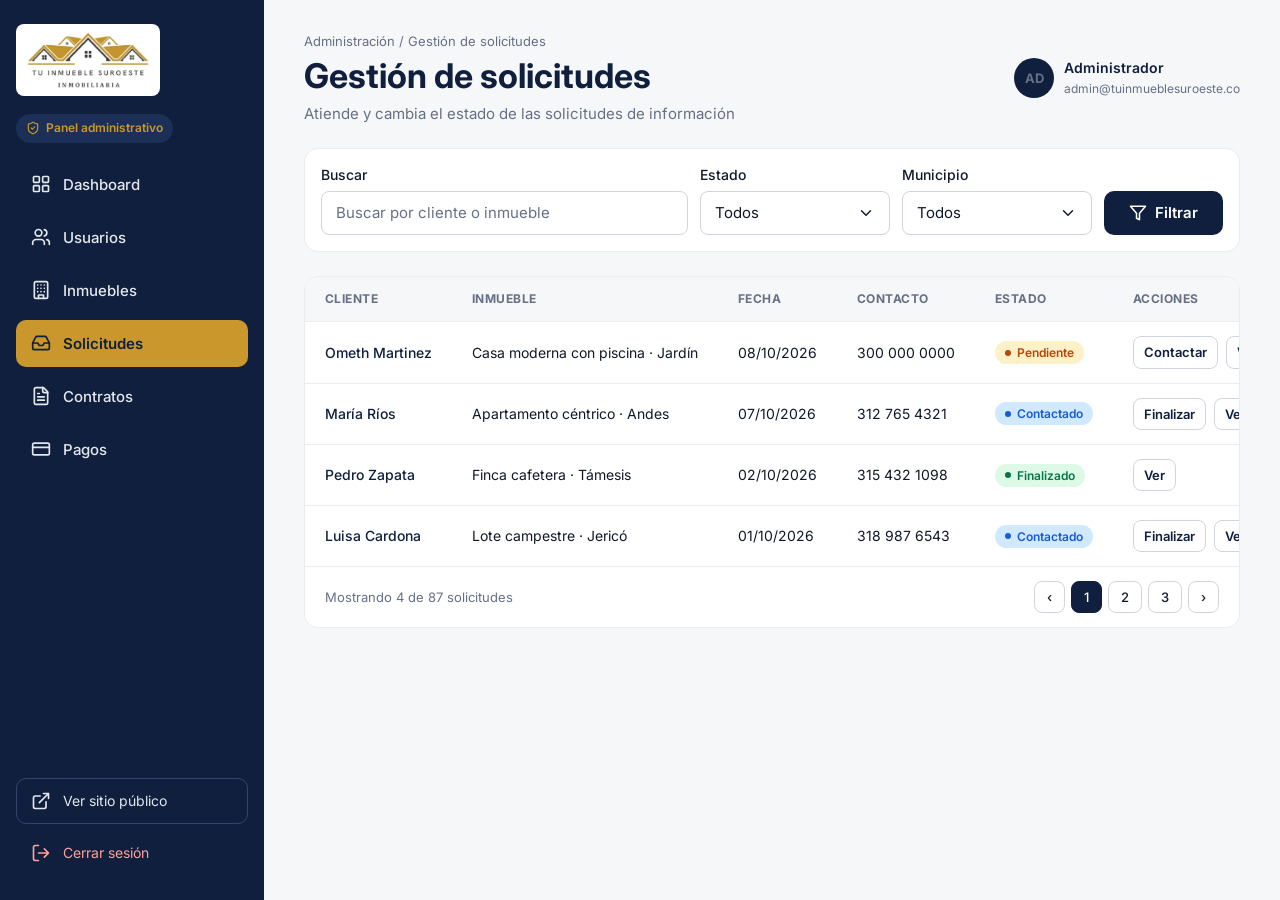
<file: admin/solicitudes.html>
<!DOCTYPE html>
<html lang="es">
<head>
    <meta charset="UTF-8">
    <meta name="viewport" content="width=device-width, initial-scale=1.0">
    <title>Gestión de solicitudes | Administración – Tu Inmueble Suroeste</title>
    <meta name="description" content="Atiende y cambia el estado de las solicitudes de información">
    <link rel="icon" href="../assets/img/logo.jpg">
    <link rel="preconnect" href="https://fonts.googleapis.com">
    <link rel="preconnect" href="https://fonts.gstatic.com" crossorigin>
    <link href="https://fonts.googleapis.com/css2?family=Inter:wght@400;500;600;700&display=swap" rel="stylesheet">
    <link rel="stylesheet" href="../css/styles.css">
    <link rel="stylesheet" href="../css/responsive.css">
</head>
<body data-page="admin" data-base="../">
    <a class="skip-link" href="#contenido">Saltar al contenido</a>
    <div class="admin">
        <aside class="admin-side" aria-label="Menú de administración">
            <a class="logo-box" href="dashboard.html"><img src="../assets/img/logo.jpg" alt="Tu Inmueble Suroeste - Panel" width="124" height="60"></a>
            <span class="role-pill"><svg viewBox="0 0 24 24" fill="none" stroke="currentColor" stroke-width="2" stroke-linecap="round" stroke-linejoin="round" aria-hidden="true"><path d="M20 13c0 5-3.5 7.5-7.66 8.95a1 1 0 0 1-.67-.01C7.5 20.5 4 18 4 13V6a1 1 0 0 1 1-1c2 0 4.5-1.2 6.24-2.72a1.17 1.17 0 0 1 1.52 0C14.51 3.81 17 5 19 5a1 1 0 0 1 1 1Z"/><path d="m9 12 2 2 4-4"/></svg>Panel administrativo</span>
            <nav class="admin-nav" aria-label="Módulos administrativos">
                <ul class="admin-menu">
                    <li><a href="dashboard.html"><svg viewBox="0 0 24 24" fill="none" stroke="currentColor" stroke-width="2" stroke-linecap="round" stroke-linejoin="round" aria-hidden="true"><rect x="3" y="3" width="7" height="7" rx="1"/><rect x="14" y="3" width="7" height="7" rx="1"/><rect x="14" y="14" width="7" height="7" rx="1"/><rect x="3" y="14" width="7" height="7" rx="1"/></svg>Dashboard</a></li>
                    <li><a href="usuarios.html"><svg viewBox="0 0 24 24" fill="none" stroke="currentColor" stroke-width="2" stroke-linecap="round" stroke-linejoin="round" aria-hidden="true"><path d="M16 21v-2a4 4 0 0 0-4-4H6a4 4 0 0 0-4 4v2"/><circle cx="9" cy="7" r="4"/><path d="M22 21v-2a4 4 0 0 0-3-3.87M16 3.13a4 4 0 0 1 0 7.75"/></svg>Usuarios</a></li>
                    <li><a href="inmuebles.html"><svg viewBox="0 0 24 24" fill="none" stroke="currentColor" stroke-width="2" stroke-linecap="round" stroke-linejoin="round" aria-hidden="true"><rect x="4" y="2" width="16" height="20" rx="2"/><path d="M9 22v-4h6v4M8 6h.01M16 6h.01M12 6h.01M12 10h.01M12 14h.01M16 10h.01M16 14h.01M8 10h.01M8 14h.01"/></svg>Inmuebles</a></li>
                    <li><a href="solicitudes.html" aria-current="page"><svg viewBox="0 0 24 24" fill="none" stroke="currentColor" stroke-width="2" stroke-linecap="round" stroke-linejoin="round" aria-hidden="true"><path d="M22 12h-6l-2 3h-4l-2-3H2"/><path d="M5.45 5.11 2 12v6a2 2 0 0 0 2 2h16a2 2 0 0 0 2-2v-6l-3.45-6.89A2 2 0 0 0 16.76 4H7.24a2 2 0 0 0-1.79 1.11Z"/></svg>Solicitudes</a></li>
                    <li><a href="contratos.html"><svg viewBox="0 0 24 24" fill="none" stroke="currentColor" stroke-width="2" stroke-linecap="round" stroke-linejoin="round" aria-hidden="true"><path d="M15 2H6a2 2 0 0 0-2 2v16a2 2 0 0 0 2 2h12a2 2 0 0 0 2-2V7Z"/><path d="M14 2v4a2 2 0 0 0 2 2h4M10 9H8M16 13H8M16 17H8"/></svg>Contratos</a></li>
                    <li><a href="pagos.html"><svg viewBox="0 0 24 24" fill="none" stroke="currentColor" stroke-width="2" stroke-linecap="round" stroke-linejoin="round" aria-hidden="true"><rect x="2" y="5" width="20" height="14" rx="2"/><path d="M2 10h20"/></svg>Pagos</a></li>
                </ul>
            </nav>
            <div class="admin-bottom">
                <a class="site-link" href="../index.html"><svg viewBox="0 0 24 24" fill="none" stroke="currentColor" stroke-width="2" stroke-linecap="round" stroke-linejoin="round" aria-hidden="true"><path d="M15 3h6v6M10 14 21 3M18 13v6a2 2 0 0 1-2 2H5a2 2 0 0 1-2-2V8a2 2 0 0 1 2-2h6"/></svg>Ver sitio público</a>
                <a class="logout" href="../login.html" data-confirm="¿Deseas cerrar la sesión de administrador?" data-ok-text="Cerrar sesión"><svg viewBox="0 0 24 24" fill="none" stroke="currentColor" stroke-width="2" stroke-linecap="round" stroke-linejoin="round" aria-hidden="true"><path d="M9 21H5a2 2 0 0 1-2-2V5a2 2 0 0 1 2-2h4M16 17l5-5-5-5M21 12H9"/></svg>Cerrar sesión</a>
            </div>
        </aside>

        <main class="admin-main" id="contenido">
            <header class="admin-top">
                <div class="heading">
                    <p class="crumb">Administración / Gestión de solicitudes</p>
                    <h1>Gestión de solicitudes</h1>
                    <p class="sub">Atiende y cambia el estado de las solicitudes de información</p>
                </div>
                <div class="admin-top-actions">
                    <div class="admin-user">
                        <span class="avatar" aria-hidden="true">AD</span>
                        <div><strong>Administrador</strong><span>admin@tuinmueblesuroeste.co</span></div>
                    </div>
                    
                </div>
            </header>
            <form class="tools" data-table="tabla-solicitudes" role="search">
                <div class="field grow">
                    <label for="buscar-tabla-solicitudes">Buscar</label>
                    <input class="control" type="search" id="buscar-tabla-solicitudes" placeholder="Buscar por cliente o inmueble" data-filter-text>
                </div>
                <div class="field">
                    <label for="tabla-solicitudes-4">Estado</label>
                    <select class="control" id="tabla-solicitudes-4" data-filter-col="4"><option value="">Todos</option><option value="Pendiente">Pendiente</option><option value="Contactado">Contactado</option><option value="Finalizado">Finalizado</option></select>
                </div>
                <div class="field">
                    <label for="tabla-solicitudes-1">Municipio</label>
                    <select class="control" id="tabla-solicitudes-1" data-filter-col="1"><option value="">Todos</option><option value="Jardín">Jardín</option><option value="Jericó">Jericó</option><option value="Andes">Andes</option><option value="Ciudad Bolívar">Ciudad Bolívar</option><option value="Hispania">Hispania</option><option value="Fredonia">Fredonia</option><option value="Támesis">Támesis</option></select>
                </div>
                <button type="submit" class="btn btn-secondary"><svg viewBox="0 0 24 24" fill="none" stroke="currentColor" stroke-width="2" stroke-linecap="round" stroke-linejoin="round" aria-hidden="true"><path d="M22 3H2l8 9.46V19l4 2v-8.54Z"/></svg>Filtrar</button>
            </form>
            <div class="table-wrap">
                <table id="tabla-solicitudes">
                    <caption class="visually-hidden">Solicitudes de información</caption>
                    <thead><tr><th scope="col">CLIENTE</th><th scope="col">INMUEBLE</th><th scope="col">FECHA</th><th scope="col">CONTACTO</th><th scope="col">ESTADO</th><th scope="col">ACCIONES</th></tr></thead>
                    <tbody>
                        <tr><td class="strong">Ometh Martinez</td><td>Casa moderna con piscina · Jardín</td><td>08/10/2026</td><td>300 000 0000</td><td><span class="badge badge-warning">Pendiente</span></td><td><div class="row-actions"><button type="button" class="btn-sm" data-confirm="¿Marcar la solicitud de Ometh Martinez como contactada?" data-ok-text="Contactar" data-new-state="Contactado" data-new-class="badge-info" data-done="Solicitud marcada como contactada">Contactar</button><a class="btn-sm" href="../detalle.html?id=1">Ver</a></div></td></tr>
                        <tr><td class="strong">María Ríos</td><td>Apartamento céntrico · Andes</td><td>07/10/2026</td><td>312 765 4321</td><td><span class="badge badge-info">Contactado</span></td><td><div class="row-actions"><button type="button" class="btn-sm" data-confirm="¿Finalizar la solicitud de María Ríos?" data-ok-text="Finalizar" data-new-state="Finalizado" data-new-class="badge-success" data-done="Solicitud finalizada">Finalizar</button><a class="btn-sm" href="../detalle.html?id=2">Ver</a></div></td></tr>
                        <tr><td class="strong">Pedro Zapata</td><td>Finca cafetera · Támesis</td><td>02/10/2026</td><td>315 432 1098</td><td><span class="badge badge-success">Finalizado</span></td><td><div class="row-actions"><a class="btn-sm" href="../detalle.html?id=6">Ver</a></div></td></tr>
                        <tr><td class="strong">Luisa Cardona</td><td>Lote campestre · Jericó</td><td>01/10/2026</td><td>318 987 6543</td><td><span class="badge badge-info">Contactado</span></td><td><div class="row-actions"><button type="button" class="btn-sm" data-confirm="¿Finalizar la solicitud de Luisa Cardona?" data-ok-text="Finalizar" data-new-state="Finalizado" data-new-class="badge-success" data-done="Solicitud finalizada">Finalizar</button><a class="btn-sm" href="../detalle.html?id=3">Ver</a></div></td></tr>
                    </tbody>
                </table>
                <p class="empty-state" data-empty-for="tabla-solicitudes" hidden style="border:none;border-radius:0">No hay registros que coincidan con la búsqueda.</p>
                <div class="table-foot">
                    <span>Mostrando 4 de 87 solicitudes</span>
                    <div class="pager" aria-label="Paginación">
                        <button type="button" disabled aria-label="Página anterior">‹</button>
                        <button type="button" aria-current="page">1</button>
                        <button type="button" data-toast="Esta acción se habilitará cuando el sistema se conecte a la base de datos.">2</button>
                        <button type="button" data-toast="Esta acción se habilitará cuando el sistema se conecte a la base de datos.">3</button>
                        <button type="button" data-toast="Esta acción se habilitará cuando el sistema se conecte a la base de datos." aria-label="Página siguiente">›</button>
                    </div>
                </div>
            </div>
        </main>
    </div>

    <dialog class="modal" id="confirm-modal" aria-labelledby="modal-titulo">
        <form method="dialog">
            <h2 id="modal-titulo">Confirmar acción</h2>
            <p data-modal-text></p>
            <div class="modal-actions">
                <button class="btn btn-outline" value="cancel">Cancelar</button>
                <button class="btn btn-secondary" value="ok" data-modal-ok>Confirmar</button>
            </div>
        </form>
    </dialog>

    <script src="../js/data.js"></script>
    <script src="../js/main.js"></script>
</body>
</html>
</file>
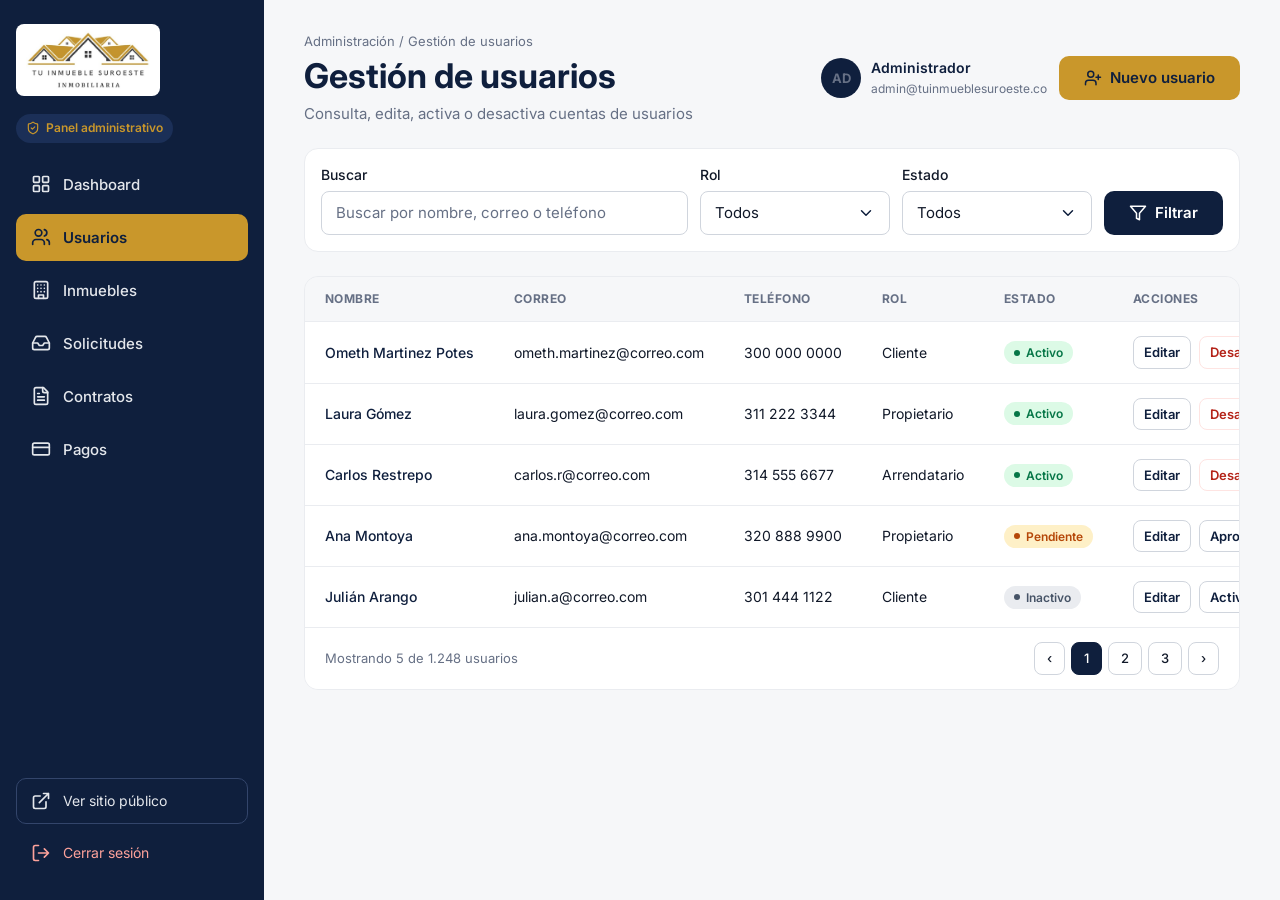
<file: admin/usuarios.html>
<!DOCTYPE html>
<html lang="es">
<head>
    <meta charset="UTF-8">
    <meta name="viewport" content="width=device-width, initial-scale=1.0">
    <title>Gestión de usuarios | Administración – Tu Inmueble Suroeste</title>
    <meta name="description" content="Consulta, edita, activa o desactiva cuentas de usuarios">
    <link rel="icon" href="../assets/img/logo.jpg">
    <link rel="preconnect" href="https://fonts.googleapis.com">
    <link rel="preconnect" href="https://fonts.gstatic.com" crossorigin>
    <link href="https://fonts.googleapis.com/css2?family=Inter:wght@400;500;600;700&display=swap" rel="stylesheet">
    <link rel="stylesheet" href="../css/styles.css">
    <link rel="stylesheet" href="../css/responsive.css">
</head>
<body data-page="admin" data-base="../">
    <a class="skip-link" href="#contenido">Saltar al contenido</a>
    <div class="admin">
        <aside class="admin-side" aria-label="Menú de administración">
            <a class="logo-box" href="dashboard.html"><img src="../assets/img/logo.jpg" alt="Tu Inmueble Suroeste - Panel" width="124" height="60"></a>
            <span class="role-pill"><svg viewBox="0 0 24 24" fill="none" stroke="currentColor" stroke-width="2" stroke-linecap="round" stroke-linejoin="round" aria-hidden="true"><path d="M20 13c0 5-3.5 7.5-7.66 8.95a1 1 0 0 1-.67-.01C7.5 20.5 4 18 4 13V6a1 1 0 0 1 1-1c2 0 4.5-1.2 6.24-2.72a1.17 1.17 0 0 1 1.52 0C14.51 3.81 17 5 19 5a1 1 0 0 1 1 1Z"/><path d="m9 12 2 2 4-4"/></svg>Panel administrativo</span>
            <nav class="admin-nav" aria-label="Módulos administrativos">
                <ul class="admin-menu">
                    <li><a href="dashboard.html"><svg viewBox="0 0 24 24" fill="none" stroke="currentColor" stroke-width="2" stroke-linecap="round" stroke-linejoin="round" aria-hidden="true"><rect x="3" y="3" width="7" height="7" rx="1"/><rect x="14" y="3" width="7" height="7" rx="1"/><rect x="14" y="14" width="7" height="7" rx="1"/><rect x="3" y="14" width="7" height="7" rx="1"/></svg>Dashboard</a></li>
                    <li><a href="usuarios.html" aria-current="page"><svg viewBox="0 0 24 24" fill="none" stroke="currentColor" stroke-width="2" stroke-linecap="round" stroke-linejoin="round" aria-hidden="true"><path d="M16 21v-2a4 4 0 0 0-4-4H6a4 4 0 0 0-4 4v2"/><circle cx="9" cy="7" r="4"/><path d="M22 21v-2a4 4 0 0 0-3-3.87M16 3.13a4 4 0 0 1 0 7.75"/></svg>Usuarios</a></li>
                    <li><a href="inmuebles.html"><svg viewBox="0 0 24 24" fill="none" stroke="currentColor" stroke-width="2" stroke-linecap="round" stroke-linejoin="round" aria-hidden="true"><rect x="4" y="2" width="16" height="20" rx="2"/><path d="M9 22v-4h6v4M8 6h.01M16 6h.01M12 6h.01M12 10h.01M12 14h.01M16 10h.01M16 14h.01M8 10h.01M8 14h.01"/></svg>Inmuebles</a></li>
                    <li><a href="solicitudes.html"><svg viewBox="0 0 24 24" fill="none" stroke="currentColor" stroke-width="2" stroke-linecap="round" stroke-linejoin="round" aria-hidden="true"><path d="M22 12h-6l-2 3h-4l-2-3H2"/><path d="M5.45 5.11 2 12v6a2 2 0 0 0 2 2h16a2 2 0 0 0 2-2v-6l-3.45-6.89A2 2 0 0 0 16.76 4H7.24a2 2 0 0 0-1.79 1.11Z"/></svg>Solicitudes</a></li>
                    <li><a href="contratos.html"><svg viewBox="0 0 24 24" fill="none" stroke="currentColor" stroke-width="2" stroke-linecap="round" stroke-linejoin="round" aria-hidden="true"><path d="M15 2H6a2 2 0 0 0-2 2v16a2 2 0 0 0 2 2h12a2 2 0 0 0 2-2V7Z"/><path d="M14 2v4a2 2 0 0 0 2 2h4M10 9H8M16 13H8M16 17H8"/></svg>Contratos</a></li>
                    <li><a href="pagos.html"><svg viewBox="0 0 24 24" fill="none" stroke="currentColor" stroke-width="2" stroke-linecap="round" stroke-linejoin="round" aria-hidden="true"><rect x="2" y="5" width="20" height="14" rx="2"/><path d="M2 10h20"/></svg>Pagos</a></li>
                </ul>
            </nav>
            <div class="admin-bottom">
                <a class="site-link" href="../index.html"><svg viewBox="0 0 24 24" fill="none" stroke="currentColor" stroke-width="2" stroke-linecap="round" stroke-linejoin="round" aria-hidden="true"><path d="M15 3h6v6M10 14 21 3M18 13v6a2 2 0 0 1-2 2H5a2 2 0 0 1-2-2V8a2 2 0 0 1 2-2h6"/></svg>Ver sitio público</a>
                <a class="logout" href="../login.html" data-confirm="¿Deseas cerrar la sesión de administrador?" data-ok-text="Cerrar sesión"><svg viewBox="0 0 24 24" fill="none" stroke="currentColor" stroke-width="2" stroke-linecap="round" stroke-linejoin="round" aria-hidden="true"><path d="M9 21H5a2 2 0 0 1-2-2V5a2 2 0 0 1 2-2h4M16 17l5-5-5-5M21 12H9"/></svg>Cerrar sesión</a>
            </div>
        </aside>

        <main class="admin-main" id="contenido">
            <header class="admin-top">
                <div class="heading">
                    <p class="crumb">Administración / Gestión de usuarios</p>
                    <h1>Gestión de usuarios</h1>
                    <p class="sub">Consulta, edita, activa o desactiva cuentas de usuarios</p>
                </div>
                <div class="admin-top-actions">
                    <div class="admin-user">
                        <span class="avatar" aria-hidden="true">AD</span>
                        <div><strong>Administrador</strong><span>admin@tuinmueblesuroeste.co</span></div>
                    </div>
                    <button type="button" class="btn btn-primary" data-toast="Esta acción se habilitará cuando el sistema se conecte a la base de datos."><svg viewBox="0 0 24 24" fill="none" stroke="currentColor" stroke-width="2" stroke-linecap="round" stroke-linejoin="round" aria-hidden="true"><path d="M16 21v-2a4 4 0 0 0-4-4H6a4 4 0 0 0-4 4v2"/><circle cx="9" cy="7" r="4"/><path d="M19 8v6M22 11h-6"/></svg>Nuevo usuario</button>
                </div>
            </header>
            <form class="tools" data-table="tabla-usuarios" role="search">
                <div class="field grow">
                    <label for="buscar-tabla-usuarios">Buscar</label>
                    <input class="control" type="search" id="buscar-tabla-usuarios" placeholder="Buscar por nombre, correo o teléfono" data-filter-text>
                </div>
                <div class="field">
                    <label for="tabla-usuarios-3">Rol</label>
                    <select class="control" id="tabla-usuarios-3" data-filter-col="3"><option value="">Todos</option><option value="Cliente">Cliente</option><option value="Propietario">Propietario</option><option value="Arrendatario">Arrendatario</option></select>
                </div>
                <div class="field">
                    <label for="tabla-usuarios-4">Estado</label>
                    <select class="control" id="tabla-usuarios-4" data-filter-col="4"><option value="">Todos</option><option value="Activo">Activo</option><option value="Pendiente">Pendiente</option><option value="Inactivo">Inactivo</option></select>
                </div>
                <button type="submit" class="btn btn-secondary"><svg viewBox="0 0 24 24" fill="none" stroke="currentColor" stroke-width="2" stroke-linecap="round" stroke-linejoin="round" aria-hidden="true"><path d="M22 3H2l8 9.46V19l4 2v-8.54Z"/></svg>Filtrar</button>
            </form>
            <div class="table-wrap">
                <table id="tabla-usuarios">
                    <caption class="visually-hidden">Usuarios registrados</caption>
                    <thead><tr><th scope="col">NOMBRE</th><th scope="col">CORREO</th><th scope="col">TELÉFONO</th><th scope="col">ROL</th><th scope="col">ESTADO</th><th scope="col">ACCIONES</th></tr></thead>
                    <tbody>
                        <tr><td class="strong">Ometh Martinez Potes</td><td>ometh.martinez@correo.com</td><td>300 000 0000</td><td>Cliente</td><td><span class="badge badge-success">Activo</span></td><td><div class="row-actions"><button type="button" class="btn-sm" data-toast="Esta acción se habilitará cuando el sistema se conecte a la base de datos.">Editar</button><button type="button" class="btn-sm danger" data-confirm="¿Desactivar la cuenta de Ometh Martinez Potes? No podrá ingresar a la plataforma." data-ok-text="Desactivar" data-new-state="Inactivo" data-new-class="badge-muted" data-done="Usuario desactivado">Desactivar</button></div></td></tr>
                        <tr><td class="strong">Laura Gómez</td><td>laura.gomez@correo.com</td><td>311 222 3344</td><td>Propietario</td><td><span class="badge badge-success">Activo</span></td><td><div class="row-actions"><button type="button" class="btn-sm" data-toast="Esta acción se habilitará cuando el sistema se conecte a la base de datos.">Editar</button><button type="button" class="btn-sm danger" data-confirm="¿Desactivar la cuenta de Laura Gómez? No podrá ingresar a la plataforma." data-ok-text="Desactivar" data-new-state="Inactivo" data-new-class="badge-muted" data-done="Usuario desactivado">Desactivar</button></div></td></tr>
                        <tr><td class="strong">Carlos Restrepo</td><td>carlos.r@correo.com</td><td>314 555 6677</td><td>Arrendatario</td><td><span class="badge badge-success">Activo</span></td><td><div class="row-actions"><button type="button" class="btn-sm" data-toast="Esta acción se habilitará cuando el sistema se conecte a la base de datos.">Editar</button><button type="button" class="btn-sm danger" data-confirm="¿Desactivar la cuenta de Carlos Restrepo? No podrá ingresar a la plataforma." data-ok-text="Desactivar" data-new-state="Inactivo" data-new-class="badge-muted" data-done="Usuario desactivado">Desactivar</button></div></td></tr>
                        <tr><td class="strong">Ana Montoya</td><td>ana.montoya@correo.com</td><td>320 888 9900</td><td>Propietario</td><td><span class="badge badge-warning">Pendiente</span></td><td><div class="row-actions"><button type="button" class="btn-sm" data-toast="Esta acción se habilitará cuando el sistema se conecte a la base de datos.">Editar</button><button type="button" class="btn-sm" data-confirm="¿Aprobar la cuenta de Ana Montoya?" data-ok-text="Aprobar" data-new-state="Activo" data-new-class="badge-success" data-done="Usuario aprobado">Aprobar</button></div></td></tr>
                        <tr><td class="strong">Julián Arango</td><td>julian.a@correo.com</td><td>301 444 1122</td><td>Cliente</td><td><span class="badge badge-muted">Inactivo</span></td><td><div class="row-actions"><button type="button" class="btn-sm" data-toast="Esta acción se habilitará cuando el sistema se conecte a la base de datos.">Editar</button><button type="button" class="btn-sm" data-confirm="¿Activar de nuevo la cuenta de Julián Arango?" data-ok-text="Activar" data-new-state="Activo" data-new-class="badge-success" data-done="Usuario activado">Activar</button></div></td></tr>
                    </tbody>
                </table>
                <p class="empty-state" data-empty-for="tabla-usuarios" hidden style="border:none;border-radius:0">No hay registros que coincidan con la búsqueda.</p>
                <div class="table-foot">
                    <span>Mostrando 5 de 1.248 usuarios</span>
                    <div class="pager" aria-label="Paginación">
                        <button type="button" disabled aria-label="Página anterior">‹</button>
                        <button type="button" aria-current="page">1</button>
                        <button type="button" data-toast="Esta acción se habilitará cuando el sistema se conecte a la base de datos.">2</button>
                        <button type="button" data-toast="Esta acción se habilitará cuando el sistema se conecte a la base de datos.">3</button>
                        <button type="button" data-toast="Esta acción se habilitará cuando el sistema se conecte a la base de datos." aria-label="Página siguiente">›</button>
                    </div>
                </div>
            </div>
        </main>
    </div>

    <dialog class="modal" id="confirm-modal" aria-labelledby="modal-titulo">
        <form method="dialog">
            <h2 id="modal-titulo">Confirmar acción</h2>
            <p data-modal-text></p>
            <div class="modal-actions">
                <button class="btn btn-outline" value="cancel">Cancelar</button>
                <button class="btn btn-secondary" value="ok" data-modal-ok>Confirmar</button>
            </div>
        </form>
    </dialog>

    <script src="../js/data.js"></script>
    <script src="../js/main.js"></script>
</body>
</html>
</file>
<file: css/styles.css>
/* ============================================================
   Tu Inmueble Suroeste - Estilos generales
   Componentes de GA6-220501096-AA4-EV02 con la apariencia del
   Figma EV03 (D01-D15 y M01-M05). Medidas tomadas de Figma.
   ============================================================ */

/* ---------- 1. Variables (Design System) ---------- */
:root {
    --navy: #0F1F3D;
    --navy-2: #1B2F57;
    --gold: #C9972B;
    --gold-hover: #B5861F;
    --gold-dark: #8A6416;      /* dorado para texto sobre fondo claro */
    --gold-soft: #F6EBD3;
    --white: #FFFFFF;
    --bg: #F6F7F9;
    --text: #101828;
    --text-2: #667085;
    --text-3: #475467;
    --text-on-navy: #C8CEDA;
    --border: #EAECF0;
    --input-border: #D0D5DD;
    --success: #067647;
    --success-bg: #DCFAE6;
    --warning: #B54708;
    --warning-bg: #FEF0C7;
    --info: #175CD3;
    --info-bg: #D1E9FF;
    --danger: #B42318;
    --danger-border: #FEE4E2;
    --muted-bg: #EAECF0;

    --font: "Inter", Arial, sans-serif;
    --shadow: 0 4px 16px rgba(15, 31, 61, 0.08);
    --container: 1280px;
    --gutter: 80px;
    --header-h: 80px;
    --t: 0.2s ease;
}

/* ---------- 2. Base ---------- */
*,
*::before,
*::after {
    box-sizing: border-box;
}

html {
    scroll-behavior: smooth;
}

body {
    margin: 0;
    font-family: var(--font);
    font-size: 15px;
    line-height: 1.4;
    color: var(--text);
    background: var(--white);
    -webkit-font-smoothing: antialiased;
}

body.bg-gray {
    background: var(--bg);
}

img {
    display: block;
    max-width: 100%;
}

h1, h2, h3, p {
    margin: 0;
}

a {
    color: inherit;
}

button {
    font: inherit;
}

svg {
    flex-shrink: 0;
}

a:focus-visible,
button:focus-visible,
input:focus-visible,
select:focus-visible,
textarea:focus-visible,
label:focus-within > .check-box {
    outline: 3px solid var(--gold);
    outline-offset: 2px;
}

.container {
    width: 100%;
    max-width: calc(var(--container) + 2 * var(--gutter));
    margin: 0 auto;
    padding: 0 var(--gutter);
}

.visually-hidden {
    position: absolute !important;
    width: 1px;
    height: 1px;
    overflow: hidden;
    clip: rect(0 0 0 0);
    white-space: nowrap;
}

.skip-link {
    position: absolute;
    left: 16px;
    top: -60px;
    z-index: 200;
    padding: 10px 16px;
    border-radius: 8px;
    background: var(--navy);
    color: var(--white);
}

.skip-link:focus {
    top: 12px;
}

.text-2 { color: var(--text-2); }
.gold-dark { color: var(--gold-dark); }

.eyebrow {
    font-size: 13px;
    font-weight: 700;
    letter-spacing: 0.12em;
    text-transform: uppercase;
    color: var(--gold-dark);
}

.title-32 {
    font-size: 32px;
    font-weight: 700;
    line-height: 40px;
    color: var(--navy);
}

.title-40 {
    font-size: 40px;
    font-weight: 700;
    line-height: 1.2;
    color: var(--navy);
}

.crumb {
    font-size: 13px;
    color: var(--text-2);
}

.crumb a {
    color: var(--text-2);
    text-decoration: none;
}

.crumb a:hover {
    color: var(--navy);
    text-decoration: underline;
}

/* ---------- 3. Botones (Design System) ---------- */
.btn {
    display: inline-flex;
    align-items: center;
    justify-content: center;
    gap: 8px;
    min-height: 44px;
    padding: 12px 24px;
    border: 1px solid transparent;
    border-radius: 10px;
    font-size: 15px;
    font-weight: 600;
    line-height: 18px;
    text-decoration: none;
    white-space: nowrap;
    cursor: pointer;
    transition: background-color var(--t), color var(--t), border-color var(--t);
}

.btn svg {
    width: 18px;
    height: 18px;
}

.btn-primary {
    background: var(--gold);
    color: var(--navy);
}

.btn-primary:hover {
    background: var(--gold-hover);
}

.btn-secondary {
    background: var(--navy);
    color: var(--white);
}

.btn-secondary:hover {
    background: var(--navy-2);
}

.btn-outline {
    background: var(--white);
    border-color: var(--navy);
    color: var(--navy);
}

.btn-outline:hover {
    background: var(--navy);
    color: var(--white);
}

.btn-danger-outline {
    background: var(--white);
    border-color: var(--danger-border);
    color: var(--danger);
}

.btn-danger-outline:hover {
    background: #FEF3F2;
}

.btn-ghost {
    min-height: 40px;
    padding: 10px 12px;
    background: transparent;
    color: var(--navy);
    font-size: 14px;
    font-weight: 500;
}

.btn-ghost:hover {
    background: var(--bg);
}

.btn-block {
    width: 100%;
}

.btn:disabled {
    cursor: not-allowed;
    opacity: 0.55;
}

.link-gold {
    display: inline-flex;
    align-items: center;
    gap: 6px;
    padding: 4px 0;
    font-size: 14px;
    font-weight: 600;
    color: var(--gold-dark);
    text-decoration: none;
}

.link-gold svg {
    width: 16px;
    height: 16px;
}

.link-gold:hover {
    text-decoration: underline;
}

/* Botones pequeños de tablas */
.btn-sm {
    display: inline-flex;
    align-items: center;
    min-height: 30px;
    padding: 6px 10px;
    border: 1px solid var(--input-border);
    border-radius: 8px;
    background: var(--white);
    font-size: 13px;
    font-weight: 600;
    color: var(--navy);
    text-decoration: none;
    cursor: pointer;
    white-space: nowrap;
}

.btn-sm:hover {
    background: var(--bg);
}

.btn-sm.danger {
    border-color: var(--danger-border);
    color: var(--danger);
}

.btn-sm.danger:hover {
    background: #FEF3F2;
}

.btn-sm:disabled {
    opacity: 0.5;
    cursor: not-allowed;
}

/* ---------- 4. Badges ---------- */
.badge {
    display: inline-flex;
    align-items: center;
    gap: 6px;
    padding: 4px 10px;
    border-radius: 999px;
    font-size: 12px;
    font-weight: 600;
    line-height: 15px;
    white-space: nowrap;
}

.badge::before {
    content: "";
    width: 6px;
    height: 6px;
    border-radius: 50%;
    background: currentColor;
}

.badge-venta { background: var(--navy); color: var(--white); }
.badge-arriendo { background: var(--gold); color: var(--navy); }
.badge-success { background: var(--success-bg); color: var(--success); }
.badge-warning { background: var(--warning-bg); color: var(--warning); }
.badge-info { background: var(--info-bg); color: var(--info); }
.badge-muted { background: var(--muted-bg); color: var(--text-3); }
.badge-danger { background: #FEE4E2; color: var(--danger); }

/* ---------- 5. Formularios (Input / Select del DS) ---------- */
.field {
    display: flex;
    flex-direction: column;
    gap: 6px;
    min-width: 0;
}

.field > label,
.field-label {
    font-size: 14px;
    font-weight: 500;
    color: var(--text);
}

.control {
    width: 100%;
    min-height: 44px;
    padding: 12px 14px;
    border: 1px solid var(--input-border);
    border-radius: 8px;
    background: var(--white);
    font: inherit;
    font-size: 15px;
    line-height: 18px;
    color: var(--text);
    transition: border-color var(--t), box-shadow var(--t);
}

.control::placeholder {
    color: var(--text-2);
}

.control:focus {
    border-color: var(--gold);
    box-shadow: 0 0 0 4px rgba(201, 151, 43, 0.18);
    outline: none;
}

select.control {
    appearance: none;
    padding-right: 40px;
    background: var(--white) url("data:image/svg+xml,%3Csvg xmlns='http://www.w3.org/2000/svg' width='18' height='18' fill='none' stroke='%230F1F3D' stroke-width='2' stroke-linecap='round' stroke-linejoin='round' viewBox='0 0 24 24'%3E%3Cpath d='m6 9 6 6 6-6'/%3E%3C/svg%3E") no-repeat right 14px center;
    cursor: pointer;
}

textarea.control {
    min-height: 120px;
    resize: vertical;
}

.control[readonly] {
    background: var(--white);
}

.input-icon {
    position: relative;
}

.input-icon svg {
    position: absolute;
    left: 14px;
    top: 50%;
    width: 18px;
    height: 18px;
    color: var(--text-2);
    transform: translateY(-50%);
    pointer-events: none;
}

.input-icon .control {
    padding-left: 40px;
}

.hint {
    font-size: 12px;
    color: var(--text-2);
}

.field-error {
    font-size: 12px;
    color: var(--danger);
}

.field.is-invalid .control {
    border-color: var(--danger);
}

/* Checkbox del Design System */
.check {
    display: inline-flex;
    align-items: center;
    gap: 10px;
    font-size: 14px;
    color: var(--text);
    cursor: pointer;
    user-select: none;
}

.check input {
    position: absolute;
    opacity: 0;
    width: 1px;
    height: 1px;
}

.check-box {
    display: grid;
    place-items: center;
    flex-shrink: 0;
    width: 20px;
    height: 20px;
    border: 1px solid var(--input-border);
    border-radius: 5px;
    background: var(--white);
    color: var(--navy);
    transition: background-color var(--t), border-color var(--t);
}

.check-box svg {
    width: 14px;
    height: 14px;
    opacity: 0;
}

.check input:checked + .check-box {
    border-color: var(--gold);
    background: var(--gold);
}

.check input:checked + .check-box svg {
    opacity: 1;
}

.check input:focus-visible + .check-box {
    outline: 3px solid var(--gold);
    outline-offset: 2px;
}

.field.is-invalid .check-box {
    border-color: var(--danger);
}

/* Tabs / segmentado (Comprar - Arrendar, Venta - Arriendo) */
.segmented {
    display: inline-flex;
    gap: 4px;
    padding: 4px;
    border-radius: 10px;
    background: var(--bg);
}

.segmented label {
    position: relative;
    cursor: pointer;
}

.segmented input {
    position: absolute;
    opacity: 0;
}

.segmented span {
    display: block;
    padding: 8px 20px;
    border-radius: 8px;
    font-size: 14px;
    font-weight: 600;
    color: var(--navy);
    text-align: center;
    transition: background-color var(--t), color var(--t);
}

.segmented input:checked + span {
    background: var(--navy);
    color: var(--white);
}

.segmented input:focus-visible + span {
    outline: 3px solid var(--gold);
    outline-offset: 1px;
}

/* ---------- 6. Mensajes, estados y modal ---------- */
.alert {
    display: flex;
    align-items: flex-start;
    gap: 10px;
    padding: 16px;
    border-radius: 10px;
    font-size: 14px;
    line-height: 1.45;
}

.alert[hidden] {
    display: none;
}

.alert svg {
    width: 18px;
    height: 18px;
    margin-top: 1px;
}

.alert-success { background: var(--success-bg); color: var(--success); }
.alert-error { background: #FEF3F2; color: var(--danger); }

.empty-state {
    display: flex;
    flex-direction: column;
    align-items: center;
    gap: 14px;
    padding: 48px;
    border: 1px solid var(--input-border);
    border-radius: 16px;
    background: var(--white);
    text-align: center;
}

.empty-state[hidden] {
    display: none;
}

.empty-state > svg {
    width: 40px;
    height: 40px;
    color: var(--gold-dark);
}

.empty-state h2 {
    font-size: 22px;
    font-weight: 700;
    color: var(--navy);
}

.empty-state p {
    font-size: 15px;
    color: var(--text-2);
}

.modal {
    width: min(440px, calc(100% - 32px));
    padding: 28px;
    border: none;
    border-radius: 16px;
    box-shadow: 0 20px 40px rgba(15, 31, 61, 0.2);
}

.modal::backdrop {
    background: rgba(15, 31, 61, 0.55);
}

.modal h2 {
    margin-bottom: 8px;
    font-size: 20px;
    font-weight: 700;
    color: var(--navy);
}

.modal p {
    margin-bottom: 24px;
    color: var(--text-2);
}

.modal-actions {
    display: flex;
    justify-content: flex-end;
    gap: 12px;
}

.toast {
    position: fixed;
    left: 50%;
    bottom: 24px;
    z-index: 300;
    max-width: calc(100% - 32px);
    padding: 12px 20px;
    border-radius: 10px;
    background: var(--navy);
    color: var(--white);
    font-size: 14px;
    box-shadow: 0 10px 28px rgba(15, 31, 61, 0.25);
    transform: translate(-50%, 160%);
    transition: transform 0.3s ease;
}

.toast.show {
    transform: translate(-50%, 0);
}

/* ---------- 7. Navbar / Desktop ---------- */
.site-header {
    position: sticky;
    top: 0;
    z-index: 100;
    border-bottom: 1px solid var(--border);
    background: var(--white);
}

.site-header .container {
    display: flex;
    align-items: center;
    justify-content: space-between;
    height: var(--header-h);
}

.logo {
    display: block;
    width: 124px;
    height: 60px;
}

.logo img {
    width: 100%;
    height: 100%;
    object-fit: contain;
}

.main-nav ul {
    display: flex;
    gap: 36px;
    margin: 0;
    padding: 0;
    list-style: none;
}

.main-nav a {
    display: block;
    padding: 8px 0;
    border-bottom: 2px solid transparent;
    font-size: 15px;
    font-weight: 500;
    color: var(--text);
    text-decoration: none;
    transition: color var(--t), border-color var(--t);
}

.main-nav a:hover {
    color: var(--gold-dark);
}

.main-nav a[aria-current="page"] {
    border-bottom-color: var(--gold);
    font-weight: 600;
    color: var(--navy);
}

.nav-actions {
    display: flex;
    align-items: center;
    gap: 14px;
}

.nav-actions .btn-ghost svg {
    width: 20px;
    height: 20px;
}

.menu-btn {
    display: none;
}

/* Header y barra inferior Mobile (M01-M05) */
.mobile-menu {
    display: none;
}

.bottom-nav {
    display: none;
}

/* ---------- 8. Hero (D01) ---------- */
.hero {
    padding: 110px 80px 120px;
    background:
        linear-gradient(rgba(15, 31, 61, 0.72), rgba(15, 31, 61, 0.72)),
        url("https://images.unsplash.com/photo-1600596542815-ffad4c1539a9?w=1800&q=70&auto=format&fit=crop") center / cover;
    text-align: center;
}

.hero-inner {
    display: flex;
    flex-direction: column;
    align-items: center;
    gap: 28px;
}

.hero-text {
    display: flex;
    flex-direction: column;
    align-items: center;
    gap: 16px;
    max-width: 900px;
}

.badge-available {
    background: var(--success-bg);
    color: var(--success);
}

.hero h1 {
    font-size: 56px;
    font-weight: 700;
    line-height: 64px;
    color: var(--white);
}

.hero-text p {
    max-width: 720px;
    font-size: 19px;
    line-height: 30px;
    color: #E4E7EC;
}

.search-card {
    display: flex;
    flex-direction: column;
    gap: 16px;
    width: 100%;
    max-width: 1100px;
    padding: 24px;
    border-radius: 16px;
    background: var(--white);
    box-shadow: var(--shadow);
    text-align: left;
}

.search-fields {
    display: grid;
    grid-template-columns: 360fr 173fr 173fr 173fr auto;
    gap: 12px;
    align-items: end;
}

.hero-actions {
    display: flex;
    gap: 12px;
}

.hero-actions .btn-outline {
    border-color: var(--navy);
}

/* ---------- 9. Secciones de Home ---------- */
.section {
    padding: 96px 0;
}

.section-gray {
    background: var(--bg);
}

.section-head {
    display: flex;
    align-items: flex-end;
    justify-content: space-between;
    gap: 24px;
    margin-bottom: 32px;
}

.section-head .heading {
    display: flex;
    flex-direction: column;
    gap: 8px;
}

.section-head p {
    font-size: 16px;
    color: var(--text-2);
}

.section-center {
    display: flex;
    flex-direction: column;
    align-items: center;
    gap: 8px;
    margin-bottom: 40px;
    text-align: center;
}

.benefits {
    display: grid;
    grid-template-columns: repeat(4, 1fr);
    gap: 24px;
    align-items: start;
}

.benefit {
    display: flex;
    flex-direction: column;
    gap: 14px;
    padding: 28px;
    border: 1px solid var(--border);
    border-radius: 16px;
    background: var(--white);
}

.icon-box {
    display: grid;
    place-items: center;
    width: 44px;
    height: 44px;
    border-radius: 10px;
    background: var(--gold-soft);
    color: var(--gold-dark);
}

.icon-box svg {
    width: 24px;
    height: 24px;
}

.benefit h3 {
    font-size: 20px;
    font-weight: 600;
    color: var(--navy);
}

.benefit p {
    font-size: 15px;
    line-height: 1.5;
    color: var(--text-2);
}

.cta-wrap {
    padding: 80px 0;
}

.cta {
    display: flex;
    align-items: center;
    justify-content: space-between;
    gap: 32px;
    padding: 56px 64px;
    border-radius: 24px;
    background: var(--navy);
}

.cta h2 {
    margin-bottom: 10px;
    font-size: 36px;
    font-weight: 700;
    line-height: 1.2;
    color: var(--white);
}

.cta p {
    font-size: 17px;
    color: var(--text-on-navy);
}

.cta-buttons {
    display: flex;
    gap: 12px;
}

/* ---------- 10. Card de inmueble (Design System) ---------- */
.grid-4 {
    display: grid;
    grid-template-columns: repeat(4, 1fr);
    gap: 24px;
}

.grid-3 {
    display: grid;
    grid-template-columns: repeat(3, 1fr);
    gap: 24px;
}

.card {
    display: flex;
    flex-direction: column;
    overflow: hidden;
    border: 1px solid var(--border);
    border-radius: 16px;
    background: var(--white);
    box-shadow: var(--shadow);
    transition: transform var(--t), box-shadow var(--t);
}

.card:hover {
    transform: translateY(-3px);
    box-shadow: 0 10px 24px rgba(15, 31, 61, 0.12);
}

.card-media {
    position: relative;
    height: 210px;
    background: var(--border);
}

.card-media img {
    width: 100%;
    height: 100%;
    object-fit: cover;
}

.card-media .badge {
    position: absolute;
    top: 14px;
    left: 14px;
}

.btn-fav {
    position: absolute;
    top: 12px;
    right: 12px;
    display: grid;
    place-items: center;
    width: 44px;
    height: 44px;
    border: none;
    border-radius: 50%;
    background: var(--white);
    color: var(--navy);
    box-shadow: var(--shadow);
    cursor: pointer;
    transition: transform var(--t), color var(--t);
}

.btn-fav:hover {
    transform: scale(1.06);
}

.btn-fav svg {
    width: 20px;
    height: 20px;
}

.btn-fav[aria-pressed="true"] {
    color: var(--danger);
}

.btn-fav[aria-pressed="true"] svg {
    fill: currentColor;
}

.card-body {
    display: flex;
    flex: 1;
    flex-direction: column;
    gap: 8px;
    padding: 16px 18px 18px;
}

.card-price {
    font-size: 20px;
    font-weight: 700;
    line-height: 24px;
    color: var(--navy);
}

.card-title {
    font-size: 16px;
    font-weight: 600;
    line-height: 20px;
    color: var(--text);
}

.meta {
    display: flex;
    align-items: center;
    gap: 6px;
    font-size: 13px;
    color: var(--text-2);
}

.meta svg {
    width: 16px;
    height: 16px;
}

.feats {
    display: flex;
    flex-wrap: wrap;
    gap: 6px 14px;
    margin: 0;
    padding: 10px 0 4px;
    list-style: none;
}

.feats li {
    display: flex;
    align-items: center;
    gap: 5px;
    font-size: 13px;
    color: var(--text);
}

.feats svg {
    width: 16px;
    height: 16px;
    color: var(--text-2);
}

.divider {
    height: 1px;
    background: var(--border);
}

.card-body .link-gold {
    align-self: flex-start;
    margin-top: auto;
}

/* ---------- 11. Footer ---------- */
.site-footer {
    background: var(--navy);
}

.site-footer .container {
    display: flex;
    justify-content: space-between;
    gap: 40px;
    padding-top: 48px;
    padding-bottom: 48px;
}

.footer-brand {
    display: flex;
    flex-direction: column;
    gap: 12px;
    flex: 0 0 340px;
}

.footer-col {
    flex-shrink: 0;
}

.logo-box {
    display: inline-flex;
    align-self: flex-start;
    padding: 6px 10px;
    border-radius: 8px;
    background: var(--white);
}

.logo-box img {
    width: 124px;
    height: 60px;
    object-fit: contain;
}

.site-footer p,
.site-footer li,
.site-footer a {
    font-size: 14px;
    line-height: 17px;
    color: var(--text-on-navy);
    text-decoration: none;
}

.site-footer a:hover {
    color: var(--white);
    text-decoration: underline;
}

.footer-col h2 {
    margin-bottom: 10px;
    font-size: 14px;
    font-weight: 600;
    color: var(--gold);
}

.footer-col ul {
    display: flex;
    flex-direction: column;
    gap: 10px;
    margin: 0;
    padding: 0;
    list-style: none;
}

/* ---------- 12. Catálogo (D02) ---------- */
.page-head {
    padding: 40px 0 32px;
    background: var(--white);
}

.page-head .container {
    display: flex;
    flex-direction: column;
    gap: 20px;
}

.top-search {
    display: flex;
    gap: 12px;
    align-items: end;
}

.top-search .field {
    flex: 1;
}

.catalog {
    display: grid;
    grid-template-columns: 300px 1fr;
    gap: 32px;
    align-items: start;
    padding-top: 32px;
    padding-bottom: 96px;
}

.filters {
    display: flex;
    flex-direction: column;
    gap: 24px;
    padding: 24px;
    border: 1px solid var(--border);
    border-radius: 16px;
    background: var(--white);
}

.filters-head {
    display: flex;
    align-items: center;
    justify-content: space-between;
}

.filters-head h2 {
    display: flex;
    align-items: center;
    gap: 8px;
    font-size: 18px;
    font-weight: 700;
    color: var(--navy);
}

.filters-head h2 svg {
    width: 22px;
    height: 22px;
}

.btn-link {
    padding: 0;
    border: none;
    background: none;
    font-size: 13px;
    font-weight: 600;
    color: var(--gold-dark);
    cursor: pointer;
}

.btn-link:hover {
    text-decoration: underline;
}

.filters form {
    display: flex;
    flex-direction: column;
    gap: 24px;
}

.filter-group {
    display: block;
    min-width: 0;
    margin: 0;
    padding: 0;
    border: none;
}

.filter-group > legend {
    float: left;
    width: 100%;
    margin-bottom: 12px;
    padding: 0;
    font-size: 12px;
    font-weight: 700;
    letter-spacing: 0.04em;
    color: var(--text-2);
}

.filter-group > :not(legend) {
    clear: both;
}

.filter-group > .check {
    display: flex;
}

.filter-group > :not(legend) + :not(legend) {
    margin-top: 12px;
}

.range {
    display: grid;
    grid-template-columns: 1fr 1fr;
    gap: 10px;
}

.results-bar {
    display: flex;
    align-items: center;
    justify-content: space-between;
    gap: 16px;
}

.results-bar > p {
    font-size: 15px;
    color: var(--text-2);
}

.sort {
    display: flex;
    align-items: center;
    gap: 10px;
}

.sort label {
    font-size: 14px;
    font-weight: 500;
}

.sort .control {
    width: 200px;
}

.chips {
    display: flex;
    flex-wrap: wrap;
    gap: 8px;
}

.chip {
    padding: 6px 14px;
    border: 1px solid var(--input-border);
    border-radius: 999px;
    background: var(--white);
    font-size: 13px;
    font-weight: 500;
    color: var(--text);
    cursor: pointer;
}

.chip[aria-pressed="true"] {
    border-color: var(--navy);
    background: var(--navy);
    color: var(--white);
}

.results {
    display: flex;
    flex-direction: column;
    gap: 24px;
    min-width: 0;
}

.pagination {
    display: flex;
    justify-content: center;
    gap: 8px;
}

.page-btn {
    min-width: 35px;
    min-height: 35px;
    padding: 8px 14px;
    border: 1px solid var(--input-border);
    border-radius: 8px;
    background: var(--white);
    font-size: 14px;
    font-weight: 500;
    color: var(--text);
    cursor: pointer;
}

.page-btn[aria-current="page"] {
    border-color: var(--navy);
    background: var(--navy);
    color: var(--white);
}

.page-btn:disabled {
    opacity: 0.5;
    cursor: not-allowed;
}

/* Chips de filtros activos y botón Filtros (M02) */
.active-filters {
    display: flex;
    flex-wrap: wrap;
    gap: 8px;
}

.active-filters button {
    display: inline-flex;
    align-items: center;
    gap: 6px;
    padding: 6px 12px;
    border: none;
    border-radius: 999px;
    background: var(--gold-soft);
    font-size: 13px;
    font-weight: 500;
    color: var(--navy);
    cursor: pointer;
}

.active-filters svg {
    width: 14px;
    height: 14px;
}

/* ---------- 13. Detalle (D03) ---------- */
.detail {
    display: flex;
    flex-direction: column;
    gap: 28px;
    padding-top: 32px;
    padding-bottom: 96px;
}

.crumbs-row {
    display: flex;
    flex-wrap: wrap;
    align-items: center;
    gap: 8px;
}

.gallery {
    display: grid;
    grid-template-columns: 768fr 500fr;
    gap: 12px;
    height: 480px;
}

.gallery-main {
    position: relative;
    overflow: hidden;
    border-radius: 16px;
}

.gallery-main img,
.gallery-thumbs img {
    width: 100%;
    height: 100%;
    object-fit: cover;
}

.gallery-thumbs {
    display: grid;
    grid-template-columns: 1fr 1fr;
    grid-template-rows: 1fr 1fr;
    gap: 12px;
}

.gallery-thumbs button {
    padding: 0;
    overflow: hidden;
    border: 3px solid transparent;
    border-radius: 16px;
    cursor: pointer;
}

.gallery-thumbs button[aria-current="true"] {
    border-color: var(--gold);
}

.gallery-back,
.gallery-count {
    display: none;
}

.detail-cols {
    display: grid;
    grid-template-columns: 820fr 420fr;
    gap: 40px;
    align-items: start;
}

.detail-info {
    display: flex;
    flex-direction: column;
    gap: 28px;
    min-width: 0;
}

.detail-badges {
    display: flex;
    flex-wrap: wrap;
    gap: 8px;
}

.detail-title {
    display: flex;
    flex-direction: column;
    gap: 10px;
}

.detail-title h1 {
    font-size: 40px;
    font-weight: 700;
    line-height: 1.2;
    color: var(--navy);
}

.detail-title .meta {
    font-size: 16px;
}

.detail-title .meta svg {
    width: 18px;
    height: 18px;
}

.detail-price {
    font-size: 32px;
    font-weight: 700;
    color: var(--gold-dark);
}

.facts {
    display: grid;
    grid-template-columns: repeat(4, 1fr);
    gap: 16px;
    margin: 0;
    padding: 0;
    list-style: none;
}

.facts li {
    display: flex;
    flex-direction: column;
    gap: 8px;
    padding: 20px;
    border-radius: 12px;
    background: var(--bg);
}

.facts svg {
    width: 24px;
    height: 24px;
    color: var(--gold-dark);
}

.facts strong {
    font-size: 22px;
    color: var(--navy);
}

.facts span {
    font-size: 13px;
    color: var(--text-2);
}

.detail-section {
    display: flex;
    flex-direction: column;
    gap: 12px;
}

.detail-section h2 {
    font-size: 22px;
    font-weight: 600;
    color: var(--navy);
}

.detail-section > p {
    font-size: 16px;
    line-height: 1.6;
    color: var(--text-2);
}

.amenities {
    display: flex;
    flex-wrap: wrap;
    gap: 12px;
    margin: 0;
    padding: 0;
    list-style: none;
}

.amenities li {
    width: 200px;
    display: flex;
    align-items: center;
    gap: 8px;
    padding: 10px 14px;
    border: 1px solid var(--border);
    border-radius: 10px;
    font-size: 14px;
}

.amenities svg {
    width: 18px;
    height: 18px;
    color: var(--success);
}

.map {
    position: relative;
    height: 280px;
    overflow: hidden;
    border-radius: 16px;
    background: #E8EEF3;
}

.map svg.map-lines {
    position: absolute;
    inset: 0;
    width: 100%;
    height: 100%;
}

.map-pin {
    position: absolute;
    left: 50%;
    top: 50%;
    display: inline-flex;
    align-items: center;
    gap: 6px;
    padding: 8px 12px;
    border-radius: 999px;
    background: var(--navy);
    font-size: 13px;
    font-weight: 600;
    color: var(--white);
    transform: translate(-50%, -50%);
}

.map-pin svg {
    width: 16px;
    height: 16px;
    color: var(--gold);
}

.map-text {
    display: none;
}

.side {
    display: flex;
    flex-direction: column;
    gap: 16px;
}

.price-card {
    display: flex;
    flex-direction: column;
    gap: 12px;
    padding: 24px;
    border: 1px solid var(--border);
    border-radius: 16px;
    background: var(--white);
    box-shadow: var(--shadow);
}

.price-card .label {
    font-size: 13px;
    color: var(--text-2);
}

.price-card .value {
    font-size: 28px;
    font-weight: 700;
    color: var(--navy);
}

.request-card {
    display: flex;
    flex-direction: column;
    gap: 14px;
    padding: 24px;
    border-radius: 16px;
    background: var(--bg);
    scroll-margin-top: 100px;
}

.request-card h2 {
    font-size: 20px;
    font-weight: 700;
    color: var(--navy);
}

.request-card > p {
    font-size: 14px;
    color: var(--text-2);
}

.request-card form {
    display: flex;
    flex-direction: column;
    gap: 14px;
}

.mobile-actions {
    display: none;
}

/* ---------- 14. Autenticación (D04, D05, D09) ---------- */
.auth {
    display: grid;
    grid-template-columns: 640fr 800fr;
    min-height: 100vh;
}

.auth-image {
    display: flex;
    flex-direction: column;
    justify-content: space-between;
    gap: 20px;
    padding: 48px 64px;
    background-position: center;
    background-size: cover;
}

.auth-image .logo-box img {
    width: 124px;
    height: 60px;
}

.auth-message {
    display: flex;
    flex-direction: column;
    gap: 14px;
    max-width: 512px;
}

.auth-message .auth-title {
    font-size: 36px;
    font-weight: 700;
    line-height: 1.2;
    color: var(--white);
}

.auth-message p {
    font-size: 17px;
    line-height: 1.5;
    color: var(--input-border);
}

.auth-image .towns {
    font-size: 13px;
    color: var(--gold);
}

.auth-panel {
    display: flex;
    align-items: center;
    justify-content: center;
    padding: 64px 140px;
}

.auth-form {
    display: flex;
    flex-direction: column;
    gap: 18px;
    width: 100%;
    max-width: 440px;
}

.auth-form h1 {
    font-size: 36px;
    font-weight: 700;
    line-height: 1.2;
    color: var(--navy);
}

.auth-form > p,
.auth-form .lead {
    font-size: 15px;
    line-height: 1.5;
    color: var(--text-2);
}

.auth-form form {
    display: flex;
    flex-direction: column;
    gap: 18px;
}

.auth-options {
    display: flex;
    align-items: center;
    justify-content: space-between;
    gap: 12px;
}

.separator {
    display: flex;
    align-items: center;
    gap: 12px;
    font-size: 14px;
    color: var(--text-2);
    white-space: nowrap;
}

.separator::before,
.separator::after {
    content: "";
    flex: 1;
    height: 1px;
    background: var(--border);
}

.center-link {
    display: flex;
    justify-content: center;
    align-items: center;
    gap: 6px;
    font-size: 14px;
    color: var(--text-2);
}

.admin-link {
    display: inline-flex;
    align-items: center;
    gap: 6px;
    font-size: 13px;
    font-weight: 500;
    color: var(--text-2);
    text-decoration: none;
}

.admin-link:hover {
    color: var(--navy);
    text-decoration: underline;
}

.admin-link svg {
    width: 16px;
    height: 16px;
}

.two-cols {
    display: grid;
    grid-template-columns: 1fr 1fr;
    gap: 12px;
}

.auth-mobile-logo {
    display: none;
}

/* ---------- 15. Favoritos (D06 / M04) ---------- */
.page {
    padding-top: 40px;
    padding-bottom: 96px;
}

.page-title-row {
    display: flex;
    align-items: flex-end;
    justify-content: space-between;
    gap: 24px;
    margin-bottom: 28px;
}

.page-title-row .heading {
    display: flex;
    flex-direction: column;
    gap: 8px;
}

.fav-list {
    display: grid;
    grid-template-columns: 1fr 1fr;
    gap: 24px;
    margin-bottom: 28px;
}

.fav-list:empty {
    display: none;
}

.fav-card {
    display: flex;
    gap: 20px;
    padding: 16px;
    border: 1px solid var(--border);
    border-radius: 16px;
    background: var(--white);
}

.fav-card > img {
    width: 220px;
    height: 170px;
    flex-shrink: 0;
    border-radius: 12px;
    object-fit: cover;
}

.fav-info {
    display: flex;
    flex-direction: column;
    align-items: flex-start;
    gap: 8px;
    min-width: 0;
}

.fav-info h3 {
    font-size: 18px;
    font-weight: 600;
    color: var(--navy);
}

.fav-info .fav-price {
    font-size: 20px;
    font-weight: 700;
    color: var(--gold-dark);
}

.fav-info .feats {
    padding: 0;
}

.fav-actions {
    display: flex;
    align-items: center;
    gap: 10px;
    padding-top: 6px;
}

.fav-actions .btn-danger-outline {
    min-height: 40px;
    padding: 10px 14px;
    font-size: 14px;
}

/* ---------- 16. Mi cuenta (D07 / M05) ---------- */
.account {
    display: grid;
    grid-template-columns: 280px 1fr;
    gap: 32px;
    align-items: start;
    padding-top: 40px;
    padding-bottom: 96px;
}

.account-side {
    display: flex;
    flex-direction: column;
    gap: 6px;
    padding: 20px;
    border: 1px solid var(--border);
    border-radius: 16px;
    background: var(--white);
}

.user-row {
    display: flex;
    align-items: center;
    gap: 12px;
    padding: 4px 4px 16px;
}

.avatar {
    display: grid;
    place-items: center;
    flex-shrink: 0;
    width: 48px;
    height: 48px;
    border-radius: 50%;
    background: var(--navy);
    font-size: 16px;
    font-weight: 700;
    color: var(--gold);
}

.user-row strong {
    display: block;
    font-size: 15px;
    font-weight: 600;
    color: var(--navy);
}

.user-row span {
    font-size: 12px;
    color: var(--text-2);
}

.side-menu {
    display: flex;
    flex-direction: column;
    gap: 6px;
    margin: 0;
    padding: 0;
    list-style: none;
}

.side-menu a,
.side-menu button {
    display: flex;
    align-items: center;
    gap: 12px;
    width: 100%;
    min-height: 44px;
    padding: 12px 14px;
    border: none;
    border-radius: 10px;
    background: none;
    font-size: 15px;
    font-weight: 500;
    color: var(--navy);
    text-align: left;
    text-decoration: none;
    cursor: pointer;
    transition: background-color var(--t);
}

.side-menu svg {
    width: 20px;
    height: 20px;
}

.side-menu a:hover,
.side-menu button:hover {
    background: var(--bg);
}

.side-menu a[aria-current="true"] {
    background: var(--gold-soft);
    font-weight: 600;
}

.side-menu .logout {
    color: var(--danger);
}

.side-menu .sep {
    height: 1px;
    margin: 0;
    background: var(--border);
}

.account-main {
    display: flex;
    flex-direction: column;
    gap: 24px;
    min-width: 0;
}

.head-row {
    display: flex;
    align-items: center;
    justify-content: space-between;
    gap: 24px;
}

.head-row .heading {
    display: flex;
    flex-direction: column;
    gap: 6px;
}

.stats {
    display: grid;
    grid-template-columns: repeat(4, 1fr);
    gap: 16px;
}

.stat {
    display: flex;
    align-items: center;
    gap: 14px;
    padding: 20px;
    border: 1px solid var(--border);
    border-radius: 14px;
    background: var(--white);
}

.stat .icon-box {
    width: 44px;
    height: 44px;
    border-radius: 10px;
}

.stat .icon-box svg {
    width: 22px;
    height: 22px;
}

.stat strong {
    display: block;
    font-size: 24px;
    font-weight: 700;
    color: var(--navy);
}

.stat span {
    font-size: 13px;
    color: var(--text-2);
}

.panel {
    display: flex;
    flex-direction: column;
    gap: 18px;
    padding: 24px;
    border: 1px solid var(--border);
    border-radius: 16px;
    background: var(--white);
    scroll-margin-top: 100px;
}

.panel-title {
    display: flex;
    align-items: center;
    gap: 10px;
    font-size: 22px;
    font-weight: 600;
    color: var(--navy);
}

.panel-title svg {
    width: 24px;
    height: 24px;
    color: var(--gold-dark);
}

.profile-row {
    display: grid;
    grid-template-columns: 1fr 1fr 1fr auto;
    gap: 16px;
    align-items: end;
}

.modules,
.profile-band {
    display: none;
}

/* ---------- 17. Tablas ---------- */
.table-wrap {
    overflow-x: auto;
    border: 1px solid var(--border);
    border-radius: 12px;
    background: var(--white);
}

table {
    width: 100%;
    border-collapse: collapse;
}

th,
td {
    padding: 14px 16px;
    border-bottom: 1px solid var(--border);
    text-align: left;
    font-size: 14px;
    white-space: nowrap;
}

thead th {
    padding-top: 12px;
    padding-bottom: 12px;
    background: var(--bg);
    font-size: 12px;
    font-weight: 700;
    letter-spacing: 0.04em;
    color: var(--text-2);
}

tbody tr:last-child td {
    border-bottom: none;
}

tbody tr:hover {
    background: #FAFBFC;
}

td.strong {
    font-weight: 500;
    color: var(--navy);
}

.row-actions {
    display: flex;
    gap: 8px;
}

.cell-media {
    display: flex;
    align-items: center;
    gap: 8px;
    font-weight: 500;
    color: var(--navy);
}

.cell-media img {
    width: 56px;
    height: 42px;
    border-radius: 6px;
    object-fit: cover;
}

/* ---------- 18. Publicar inmueble (D08) ---------- */
.publish {
    display: flex;
    flex-direction: column;
    gap: 24px;
    max-width: 960px;
    margin: 0 auto;
    padding: 40px 0 96px;
}

.publish .heading {
    display: flex;
    flex-direction: column;
    gap: 8px;
}

.steps {
    display: grid;
    grid-template-columns: repeat(6, 1fr);
    gap: 8px;
    text-align: center;
    margin: 0;
    padding: 0;
    list-style: none;
}

.steps a {
    display: block;
    padding: 8px 12px;
    border: 1px solid var(--border);
    border-radius: 8px;
    background: var(--white);
    font-size: 13px;
    font-weight: 600;
    color: var(--text-2);
    text-decoration: none;
}

.steps a[aria-current="step"] {
    border-color: var(--navy);
    background: var(--navy);
    color: var(--white);
}

.publish form {
    display: flex;
    flex-direction: column;
    gap: 24px;
}

.form-card {
    display: flex;
    flex-direction: column;
    gap: 18px;
    padding: 28px;
    border: 1px solid var(--border);
    border-radius: 16px;
    background: var(--white);
    scroll-margin-top: 100px;
}

.form-card-title {
    display: flex;
    align-items: center;
    gap: 10px;
    font-size: 14px;
    font-weight: 700;
    color: var(--navy);
}

.step-num {
    display: grid;
    place-items: center;
    width: 28px;
    height: 28px;
    border-radius: 50%;
    background: var(--gold-soft);
    font-size: 13px;
    font-weight: 700;
    color: var(--gold-dark);
}

.row-2 {
    display: grid;
    grid-template-columns: 1fr 1fr;
    gap: 16px;
}

.row-4 {
    display: grid;
    grid-template-columns: repeat(4, 1fr);
    gap: 16px;
}

.segmented.full {
    display: grid;
    grid-template-columns: 1fr 1fr;
}

.segmented.full span {
    padding: 10px 0;
}

.type-chips {
    display: flex;
    flex-wrap: wrap;
    gap: 8px;
}

.type-chips label {
    position: relative;
    cursor: pointer;
}

.type-chips input {
    position: absolute;
    opacity: 0;
}

.type-chips span {
    display: inline-flex;
    align-items: center;
    gap: 8px;
    padding: 10px 16px;
    border: 1px solid var(--border);
    border-radius: 10px;
    background: var(--white);
    font-size: 14px;
    font-weight: 500;
}

.type-chips svg {
    width: 18px;
    height: 18px;
    color: var(--gold-dark);
}

.type-chips input:checked + span {
    border-color: var(--gold);
    background: var(--gold-soft);
}

.type-chips input:focus-visible + span {
    outline: 3px solid var(--gold);
    outline-offset: 2px;
}

.dropzone {
    display: flex;
    flex-direction: column;
    align-items: center;
    gap: 10px;
    padding: 40px;
    border: 1px dashed var(--input-border);
    border-radius: 14px;
    background: var(--bg);
    text-align: center;
}

.dropzone.is-over {
    border-color: var(--gold);
    background: var(--gold-soft);
}

.dropzone > svg {
    width: 36px;
    height: 36px;
    color: var(--gold-dark);
}

.dropzone strong {
    font-size: 16px;
    font-weight: 600;
    color: var(--navy);
}

.dropzone span {
    font-size: 13px;
    color: var(--text-2);
}

.previews {
    display: flex;
    flex-wrap: wrap;
    gap: 12px;
}

.previews img {
    width: 140px;
    height: 100px;
    border-radius: 10px;
    object-fit: cover;
}

.form-actions {
    display: flex;
    justify-content: flex-end;
    gap: 12px;
}

/* ---------- 19. Administración (D10-D15) ---------- */
.admin {
    display: grid;
    grid-template-columns: 264px 1fr;
    min-height: 100vh;
    background: var(--bg);
}

.admin-side {
    position: sticky;
    top: 0;
    display: flex;
    flex-direction: column;
    gap: 6px;
    height: 100vh;
    padding: 24px 16px;
    background: var(--navy);
}

.admin-side .logo-box {
    margin-bottom: 4px;
}

.role-pill {
    display: inline-flex;
    align-self: flex-start;
    align-items: center;
    gap: 6px;
    margin-top: 8px;
    padding: 6px 10px;
    border-radius: 999px;
    background: var(--navy-2);
    font-size: 12px;
    font-weight: 600;
    color: var(--gold);
}

.role-pill svg {
    width: 14px;
    height: 14px;
}

.admin-nav {
    flex: 1;
}

.admin-menu {
    display: flex;
    flex-direction: column;
    gap: 6px;
    margin: 12px 0 0;
    padding: 0;
    list-style: none;
}

.admin-menu a,
.admin-bottom a {
    display: flex;
    align-items: center;
    gap: 12px;
    min-height: 44px;
    padding: 12px 14px;
    border: 1px solid transparent;
    border-radius: 10px;
    font-size: 15px;
    font-weight: 500;
    color: #E4E7EC;
    text-decoration: none;
    transition: background-color var(--t);
}

.admin-menu svg,
.admin-bottom svg {
    width: 20px;
    height: 20px;
}

.admin-menu a:hover,
.admin-bottom a:hover {
    background: rgba(255, 255, 255, 0.08);
}

.admin-menu a[aria-current="page"] {
    background: var(--gold);
    font-weight: 600;
    color: var(--navy);
}

.admin-bottom {
    display: flex;
    flex-direction: column;
    gap: 6px;
}

.admin-bottom a {
    font-size: 14px;
    font-weight: 400;
}

.admin-bottom .site-link {
    border-color: #33456B;
}

.admin-bottom .logout {
    color: #FDA29B;
}

.admin-main {
    display: flex;
    flex-direction: column;
    gap: 24px;
    min-width: 0;
    padding: 32px 40px 48px;
}

.admin-top {
    display: flex;
    align-items: center;
    justify-content: space-between;
    gap: 24px;
}

.admin-top .heading {
    display: flex;
    flex-direction: column;
    gap: 6px;
}

.admin-top h1 {
    font-size: 34px;
    font-weight: 700;
    line-height: 1.2;
    color: var(--navy);
}

.admin-top .sub {
    font-size: 15px;
    color: var(--text-2);
}

.admin-top-actions {
    display: flex;
    align-items: center;
    gap: 12px;
}

.admin-user {
    display: flex;
    align-items: center;
    gap: 10px;
}

.admin-user .avatar {
    width: 40px;
    height: 40px;
    font-size: 13px;
}

.admin-user strong {
    display: block;
    font-size: 14px;
    font-weight: 600;
    color: var(--navy);
}

.admin-user span {
    font-size: 12px;
    color: var(--text-2);
}

.kpis {
    display: grid;
    grid-template-columns: repeat(5, 1fr);
    gap: 16px;
}

.kpis.three {
    grid-template-columns: repeat(3, 1fr);
}

.kpi {
    display: flex;
    flex-direction: column;
    gap: 10px;
    padding: 20px;
    border: 1px solid var(--border);
    border-radius: 14px;
    background: var(--white);
}

.kpi-top {
    display: flex;
    align-items: flex-start;
    justify-content: space-between;
    gap: 8px;
}

.kpi-top h2 {
    font-size: 13px;
    font-weight: 500;
    color: var(--text-2);
}

.kpi .icon-box {
    width: 36px;
    height: 36px;
    border-radius: 10px;
}

.kpi .icon-box svg {
    width: 18px;
    height: 18px;
}

.kpi strong {
    font-size: 26px;
    font-weight: 700;
    color: var(--navy);
}

.kpi small {
    font-size: 12px;
    color: var(--success);
}

.reports {
    display: grid;
    grid-template-columns: 700fr 380fr;
    gap: 16px;
    align-items: start;
}

.report {
    display: flex;
    flex-direction: column;
    gap: 16px;
    padding: 24px;
    border: 1px solid var(--border);
    border-radius: 14px;
    background: var(--white);
}

.report h2 {
    font-size: 18px;
    font-weight: 700;
    color: var(--navy);
}

.report .text-2 {
    margin-top: -10px;
    font-size: 13px;
}

.bars {
    display: flex;
    align-items: flex-end;
    gap: 18px;
    height: 220px;
    margin: 0;
    padding: 8px 0 0;
    list-style: none;
}

.bars li {
    display: flex;
    flex: 1;
    flex-direction: column;
    align-items: center;
    justify-content: flex-end;
    gap: 6px;
    height: 100%;
    font-size: 12px;
}

.bars strong {
    font-weight: 600;
    color: var(--navy);
}

.bars .bar {
    width: 100%;
    border-radius: 6px;
    background: var(--gold);
}

.bars span {
    color: var(--text-2);
}

.states {
    display: flex;
    flex-direction: column;
    gap: 14px;
    margin: 0;
    padding: 0;
    list-style: none;
}

.states li {
    display: flex;
    flex-direction: column;
    gap: 6px;
}

.states .row {
    display: flex;
    justify-content: space-between;
    font-size: 14px;
}

.states .row strong {
    font-weight: 600;
    color: var(--navy);
}

.track {
    height: 10px;
    overflow: hidden;
    border-radius: 999px;
    background: var(--border);
}

.track span {
    display: block;
    height: 100%;
    border-radius: 999px;
}

.export {
    display: flex;
    gap: 10px;
}

.tools {
    display: flex;
    gap: 12px;
    align-items: end;
    padding: 16px;
    border: 1px solid var(--border);
    border-radius: 14px;
    background: var(--white);
}

.tools .field {
    width: 190px;
}

.tools .field.grow {
    flex: 1;
    width: auto;
}

.admin .table-wrap {
    border-radius: 14px;
}

.admin th,
.admin td {
    padding: 14px 20px;
}

.admin thead th {
    padding-top: 14px;
    padding-bottom: 14px;
}

.admin tbody td {
    height: 59px;
}

.table-foot {
    display: flex;
    align-items: center;
    justify-content: space-between;
    padding: 14px 20px;
    border-top: 1px solid var(--border);
    font-size: 13px;
    color: var(--text-2);
}

.pager {
    display: flex;
    gap: 6px;
}

.pager button {
    min-width: 31px;
    min-height: 30px;
    padding: 6px 12px;
    border: 1px solid var(--input-border);
    border-radius: 8px;
    background: var(--white);
    font-size: 13px;
    font-weight: 500;
    color: var(--text);
}

.pager button[aria-current="page"] {
    border-color: var(--navy);
    background: var(--navy);
    color: var(--white);
}

.pager button:disabled:not([aria-current]) {
    cursor: default;
}
</file>
<file: css/responsive.css>
/* ============================================================
   Tu Inmueble Suroeste - Responsive
   Desktop: D01-D15 (1440 px). Mobile: M01-M05 (393 px).
   Tablet: adaptación intermedia de los diseños Desktop.
   ============================================================ */

/* Elementos exclusivos de las pantallas Mobile (M01-M05) */
@media (min-width: 769px) {
    .only-mobile {
        display: none !important;
    }
}

/* ---------- Pantallas medianas ---------- */
@media (max-width: 1280px) {
    :root {
        --gutter: 40px;
    }

    .hero {
        padding-left: 40px;
        padding-right: 40px;
    }

    .grid-3 {
        grid-template-columns: repeat(2, 1fr);
    }

    .kpis {
        grid-template-columns: repeat(3, 1fr);
    }

    .auth-panel {
        padding: 64px;
    }
}

/* ---------- Tablet: menú plegable ---------- */
@media (max-width: 1100px) {
    .main-nav,
    .nav-actions {
        display: none;
    }

    .menu-btn {
        display: grid;
        place-items: center;
        width: 44px;
        height: 44px;
        border: 1px solid var(--border);
        border-radius: 10px;
        background: var(--white);
        color: var(--navy);
        cursor: pointer;
    }

    .menu-btn svg {
        width: 22px;
        height: 22px;
    }

    .mobile-menu {
        position: absolute;
        left: 0;
        right: 0;
        top: 100%;
        padding: 12px var(--gutter) 20px;
        border-bottom: 1px solid var(--border);
        background: var(--white);
        box-shadow: 0 12px 24px rgba(15, 31, 61, 0.1);
    }

    .mobile-menu.is-open {
        display: block;
    }

    .mobile-menu ul {
        display: flex;
        flex-direction: column;
        gap: 4px;
        margin: 0 0 12px;
        padding: 0;
        list-style: none;
    }

    .mobile-menu ul a {
        display: flex;
        align-items: center;
        min-height: 44px;
        padding: 0 12px;
        border-radius: 10px;
        font-size: 15px;
        font-weight: 500;
        color: var(--text);
        text-decoration: none;
    }

    .mobile-menu ul a:hover,
    .mobile-menu ul a[aria-current="page"] {
        background: var(--bg);
        color: var(--navy);
        font-weight: 600;
    }

    .mobile-menu .menu-actions {
        display: grid;
        grid-template-columns: 1fr 1fr;
        gap: 10px;
    }

    .search-fields {
        grid-template-columns: 1fr 1fr;
    }

    .search-fields .field:first-child,
    .search-fields .btn {
        grid-column: 1 / -1;
    }

    .grid-4,
    .benefits {
        grid-template-columns: repeat(2, 1fr);
    }

    .cta {
        flex-direction: column;
        align-items: flex-start;
    }

    .site-footer .container {
        flex-wrap: wrap;
    }

    .catalog {
        grid-template-columns: 260px 1fr;
    }

    .grid-3 {
        grid-template-columns: 1fr;
    }

    .detail-cols {
        grid-template-columns: 1fr;
    }

    .facts,
    .amenities {
        grid-template-columns: repeat(2, 1fr);
    }

    .fav-list {
        grid-template-columns: 1fr;
    }

    .account {
        grid-template-columns: 240px 1fr;
    }

    .stats {
        grid-template-columns: repeat(2, 1fr);
    }

    .profile-row {
        grid-template-columns: 1fr;
    }

    .reports {
        grid-template-columns: 1fr;
    }

    .tools {
        flex-wrap: wrap;
    }

    .tools .field,
    .tools .field.grow {
        flex: 1 1 200px;
        width: auto;
    }

    .admin-top {
        flex-wrap: wrap;
    }
}

/* ---------- Autenticación sin panel de imagen ---------- */
@media (max-width: 900px) {
    .auth {
        grid-template-columns: 1fr;
    }

    .auth-image {
        display: none;
    }

    .auth-panel {
        align-items: flex-start;
        padding: 32px 20px 48px;
    }

    .auth-mobile-logo {
        display: block;
        width: 124px;
        height: 60px;
        margin-bottom: 8px;
    }

    .auth-form h1 {
        font-size: 28px;
    }

    .admin {
        grid-template-columns: minmax(0, 1fr);
    }

    .admin-side,
    .admin-main {
        min-width: 0;
    }

    .export {
        flex-wrap: wrap;
    }

    .admin-side {
        position: static;
        height: auto;
        padding: 12px 16px;
    }

    .admin-side .logo-box,
    .role-pill,
    .admin-bottom .site-link {
        display: none;
    }

    .admin-side {
        flex-direction: row;
        align-items: center;
        gap: 8px;
        overflow-x: auto;
    }

    .admin-menu {
        flex: none;
        flex-direction: row;
        margin: 0;
    }

    .admin-menu a,
    .admin-bottom a {
        white-space: nowrap;
    }

    .admin-main {
        padding: 20px 16px 40px;
    }

    .admin-top h1 {
        font-size: 26px;
    }

    .admin-user {
        display: none;
    }

    .kpis,
    .kpis.three {
        grid-template-columns: 1fr 1fr;
    }

    .reports {
        grid-template-columns: minmax(0, 1fr);
    }

    .bars {
        gap: 6px;
    }

    .bars li {
        min-width: 0;
        font-size: 11px;
        text-align: center;
    }

    .bars span {
        overflow-wrap: anywhere;
    }

    .table-foot {
        flex-direction: column;
        align-items: flex-start;
        gap: 10px;
    }
}

/* ---------- Mobile (M01-M05) ---------- */
@media (max-width: 768px) {
    :root {
        --gutter: 20px;
        --header-h: 64px;
    }

    body {
        padding-bottom: 76px;
    }

    body.no-bottom-nav {
        padding-bottom: 0;
    }

    .only-desktop {
        display: none !important;
    }

    /* Header/Mobile */
    .logo {
        width: 99px;
        height: 48px;
    }

    /* Navbar/Mobile Bottom */
    .bottom-nav {
        display: block;
        position: fixed;
        left: 0;
        right: 0;
        bottom: 0;
        z-index: 90;
        border-top: 1px solid var(--border);
        background: var(--white);
    }

    .bottom-nav ul {
        display: grid;
        grid-template-columns: repeat(4, 1fr);
        gap: 4px;
        margin: 0;
        padding: 8px 12px 14px;
        list-style: none;
    }

    .bottom-nav a {
        display: flex;
        flex-direction: column;
        align-items: center;
        justify-content: center;
        gap: 4px;
        height: 54px;
        border-radius: 10px;
        font-size: 12px;
        font-weight: 500;
        color: var(--text-2);
        text-decoration: none;
    }

    .bottom-nav svg {
        width: 22px;
        height: 22px;
    }

    .bottom-nav a[aria-current="page"] {
        background: var(--gold-soft);
        font-weight: 600;
        color: var(--navy);
    }

    /* M01 - Hero y buscador */
    .hero {
        padding: 32px 20px 28px;
        background-image:
            linear-gradient(rgba(15, 31, 61, 0.75), rgba(15, 31, 61, 0.75)),
            url("https://images.unsplash.com/photo-1600596542815-ffad4c1539a9?w=800&q=70&auto=format&fit=crop");
        text-align: left;
    }

    .hero-inner,
    .hero-text {
        align-items: stretch;
        gap: 14px;
    }

    .hero .badge-available,
    .hero-actions {
        display: none;
    }

    .hero h1 {
        font-size: 28px;
        line-height: 34px;
    }

    .hero-text p {
        font-size: 15px;
        line-height: 1.45;
    }

    .search-card {
        gap: 12px;
        padding: 16px;
    }

    .search-card .segmented {
        display: grid;
        grid-template-columns: 1fr 1fr;
    }

    .search-card .segmented span {
        padding: 14px 0;
    }

    .search-fields {
        grid-template-columns: 1fr 1fr;
        gap: 12px 10px;
    }

    .search-fields .field-price {
        display: none;
    }

    /* M01 - Categorías */
    .categories {
        display: grid !important;
        grid-template-columns: repeat(4, 1fr);
        gap: 10px;
        padding: 20px 20px 0;
        background: var(--bg);
    }

    .categories a {
        display: flex;
        flex-direction: column;
        align-items: center;
        gap: 6px;
        padding: 12px 0;
        border: 1px solid var(--border);
        border-radius: 12px;
        background: var(--white);
        font-size: 12px;
        font-weight: 500;
        color: var(--text);
        text-decoration: none;
    }

    .categories svg {
        width: 22px;
        height: 22px;
        color: var(--gold-dark);
    }

    /* M01 - Destacados */
    .section-featured {
        padding: 24px 0;
        background: var(--bg);
    }

    .section-featured .section-head {
        align-items: center;
        margin-bottom: 16px;
    }

    .section-featured .eyebrow,
    .section-featured .section-head p,
    .section-featured .section-head .btn {
        display: none;
    }

    .section-featured .title-32 {
        font-size: 20px;
        line-height: 24px;
    }

    .grid-4,
    .grid-3 {
        grid-template-columns: 1fr;
        gap: 16px;
    }

    .section-featured .grid-4 > :nth-child(n + 3) {
        display: none;
    }

    /* M01-M05 no incluyen beneficios, CTA ni footer */
    .section-benefits,
    .cta-wrap,
    .site-footer {
        display: none;
    }

    /* M02 - Catálogo */
    .page-head {
        padding: 20px 0 16px;
    }

    .page-head .container {
        gap: 12px;
    }

    .page-head .crumb {
        display: none;
    }

    .page-head .title-40 {
        font-size: 24px;
    }

    .top-search {
        gap: 8px;
    }

    .top-search .field > label {
        display: none;
    }

    .top-search .btn-primary {
        display: none;
    }

    .btn-filters {
        display: inline-flex !important;
        min-height: 44px;
        padding: 13px 14px;
        font-size: 14px;
    }

    .catalog {
        display: block;
        padding-top: 0;
        padding-bottom: 24px;
    }

    .filters {
        position: fixed;
        inset: 0;
        z-index: 150;
        display: none;
        overflow-y: auto;
        border: none;
        border-radius: 0;
    }

    .filters.is-open {
        display: flex;
    }

    .filters-close {
        display: inline-flex !important;
    }

    .results {
        gap: 16px;
    }

    .results-bar {
        min-height: 60px;
        padding-top: 16px;
    }

    .results-bar > p {
        font-size: 14px;
    }

    .sort label,
    .chips {
        display: none;
    }

    .sort .control {
        width: 170px;
    }

    /* M03 - Detalle */
    .detail {
        gap: 0;
        padding-top: 0;
        padding-bottom: 24px;
    }

    .detail > .crumbs-row {
        display: none;
    }

    .gallery {
        display: flex;
        flex-direction: column;
        gap: 8px;
        height: auto;
        margin: 0 -20px;
    }

    .gallery-main {
        height: 280px;
        border-radius: 0;
    }

    .gallery-back {
        position: absolute;
        left: 16px;
        top: 16px;
        display: grid;
        place-items: center;
        width: 44px;
        height: 44px;
        border-radius: 50%;
        background: var(--white);
        font-size: 20px;
        font-weight: 700;
        color: var(--navy);
        text-decoration: none;
    }

    .gallery-count {
        position: absolute;
        right: 16px;
        bottom: 16px;
        display: block;
        padding: 4px 10px;
        border-radius: 999px;
        background: var(--navy);
        font-size: 12px;
        font-weight: 600;
        color: var(--white);
    }

    .gallery-thumbs {
        display: flex;
        gap: 8px;
        padding: 0 20px;
        overflow-x: auto;
    }

    .gallery-thumbs button {
        flex: 0 0 82px;
        height: 60px;
        border-radius: 8px;
    }

    .detail-cols {
        gap: 20px;
        padding-top: 20px;
    }

    .detail-info {
        gap: 14px;
    }

    .detail-title {
        gap: 6px;
    }

    .detail-title .detail-price {
        order: -1;
        margin-bottom: 4px;
        font-size: 26px;
    }

    .detail-badges .badge:nth-child(n + 3) {
        display: none;
    }

    .detail-title h1 {
        font-size: 22px;
    }

    .detail-title .meta {
        font-size: 14px;
    }

    .facts {
        grid-template-columns: repeat(4, 1fr);
        gap: 8px;
    }

    .facts li {
        align-items: center;
        gap: 4px;
        padding: 12px 0;
        text-align: center;
    }

    .facts svg {
        width: 20px;
        height: 20px;
    }

    .facts strong {
        font-size: 16px;
    }

    .facts span {
        font-size: 12px;
    }

    .detail-section h2 {
        font-size: 18px;
        font-weight: 700;
    }

    .detail-section > p {
        font-size: 15px;
    }

    .amenities {
        display: flex;
        flex-wrap: wrap;
        gap: 8px;
    }

    .amenities li {
        width: auto;
        padding: 8px 12px;
        border-radius: 999px;
        font-size: 13px;
    }

    .amenities li:nth-child(n + 5) {
        display: none;
    }

    .map {
        display: none;
    }

    .map-text {
        display: flex;
        align-items: center;
        gap: 10px;
        padding: 16px;
        border-radius: 12px;
        background: #E8EEF3;
        text-decoration: none;
    }

    .map-text svg {
        width: 22px;
        height: 22px;
        color: var(--navy);
    }

    .map-text strong {
        display: block;
        font-size: 14px;
        color: var(--navy);
    }

    .map-text span {
        font-size: 13px;
        color: var(--text-3);
    }

    .price-card {
        display: none;
    }

    .mobile-actions {
        position: fixed;
        left: 0;
        right: 0;
        bottom: 76px;
        z-index: 80;
        display: grid;
        grid-template-columns: 135fr 208fr;
        gap: 10px;
        padding: 12px 20px;
        border-top: 1px solid var(--border);
        background: var(--white);
    }

    .page-detail {
        padding-bottom: 145px;
    }

    /* M04 - Favoritos */
    .page {
        padding-top: 20px;
        padding-bottom: 20px;
    }

    .page-title-row {
        margin-bottom: 12px;
    }

    .page-title-row .crumb,
    .page-title-row .btn {
        display: none;
    }

    .page-title-row .title-40 {
        font-size: 26px;
    }

    .page-title-row .text-2 {
        font-size: 14px;
    }

    .fav-list {
        gap: 14px;
        margin-bottom: 14px;
    }

    .fav-card {
        display: grid;
        grid-template-columns: 110px 1fr;
        gap: 12px;
        padding: 12px;
    }

    .fav-card > img {
        width: 110px;
        height: 96px;
        border-radius: 10px;
    }

    .fav-info {
        gap: 5px;
    }

    .fav-info h3 {
        font-size: 15px;
    }

    .fav-info .meta {
        font-size: 12px;
    }

    .fav-info .meta svg,
    .fav-info .meta .type {
        display: none;
    }

    .fav-info .fav-price {
        font-size: 15px;
    }

    .fav-info .feats {
        gap: 4px 12px;
    }

    .fav-info .feats li {
        gap: 4px;
        font-size: 12px;
    }

    .fav-info .feats svg {
        width: 14px;
        height: 14px;
    }

    .fav-info .fav-actions {
        display: none;
    }

    .fav-card > .fav-actions {
        display: grid;
        grid-column: 1 / -1;
        grid-template-columns: 1fr auto;
        padding: 0;
    }

    .empty-state {
        padding: 24px;
    }

    .empty-state h2 {
        font-size: 16px;
    }

    /* M05 - Mi cuenta */
    .profile-band {
        display: flex;
        align-items: center;
        gap: 14px;
        padding: 20px;
        background: var(--navy);
    }

    .profile-band .avatar {
        width: 56px;
        height: 56px;
        background: var(--gold);
        font-size: 18px;
        color: var(--navy);
    }

    .profile-band strong {
        display: block;
        font-size: 17px;
        color: var(--white);
    }

    .profile-band div span {
        display: block;
        font-size: 13px;
        color: var(--text-on-navy);
    }

    .account {
        display: block;
        padding-top: 20px;
        padding-bottom: 20px;
    }

    .account-side,
    .account-main > .head-row,
    .account-main > .stats {
        display: none;
    }

    .account-main {
        gap: 16px;
    }

    .modules {
        display: grid;
        grid-template-columns: repeat(5, 1fr);
        gap: 6px;
    }

    .modules a {
        display: flex;
        flex-direction: column;
        align-items: center;
        gap: 4px;
        padding: 10px 0;
        border: 1px solid var(--border);
        border-radius: 12px;
        background: var(--white);
        font-size: 12px;
        font-weight: 500;
        color: var(--text);
        text-decoration: none;
    }

    .modules a[aria-current="true"] {
        border-color: var(--gold);
        background: var(--gold-soft);
    }

    .modules svg {
        width: 22px;
        height: 22px;
        color: var(--gold-dark);
    }

    #perfil:not(.is-editing) {
        display: none;
    }

    .panel {
        gap: 10px;
        padding: 16px;
        border-radius: 14px;
    }

    .panel-title {
        font-size: 17px;
        font-weight: 700;
    }

    .panel-title svg {
        width: 20px;
        height: 20px;
    }

    /* Tablas de Mi cuenta como lista (M05) */
    .table-list {
        overflow: visible;
        border: none;
        border-radius: 0;
    }

    .table-list thead {
        display: none;
    }

    .table-list table,
    .table-list tbody {
        display: block;
    }

    .table-list tr {
        display: grid;
        grid-template-columns: max-content max-content 1fr auto;
        align-items: center;
        gap: 2px 0;
        padding: 10px 0;
        border-bottom: 1px solid var(--border);
    }

    .table-list tbody tr:hover {
        background: none;
    }

    .table-list td {
        padding: 0;
        border: none;
        font-size: 12px;
        color: var(--text-2);
        white-space: normal;
    }

    .table-list td:first-child {
        grid-column: 1 / 4;
        font-size: 14px;
        font-weight: 600;
        color: var(--navy);
    }

    .table-list td.badge-cell {
        grid-column: 4;
        grid-row: 1 / span 2;
        padding-left: 10px;
    }

    .table-list td.joined::before {
        content: "\00a0– ";
    }

    .table-list td.dot::before {
        content: "\00a0· ";
    }

    .table-list td.action-cell {
        display: none;
    }

    .logout-mobile {
        color: var(--danger);
    }

    /* Publicar inmueble en pantallas pequeñas */
    .publish {
        padding: 20px 0 32px;
    }

    .publish .title-40 {
        font-size: 28px;
    }

    .steps {
        display: flex;
        overflow-x: auto;
        padding-bottom: 4px;
    }

    .steps li {
        flex: 0 0 auto;
    }

    .form-card {
        padding: 20px 16px;
    }

    .row-2 {
        grid-template-columns: 1fr;
    }

    .row-4 {
        grid-template-columns: 1fr 1fr;
    }

    .dropzone {
        padding: 24px 16px;
    }

    .form-actions .btn {
        flex: 1 1 auto;
    }

    /* Indicadores administrativos en una columna */
    .kpis,
    .kpis.three {
        grid-template-columns: 1fr;
    }
}
</file>
